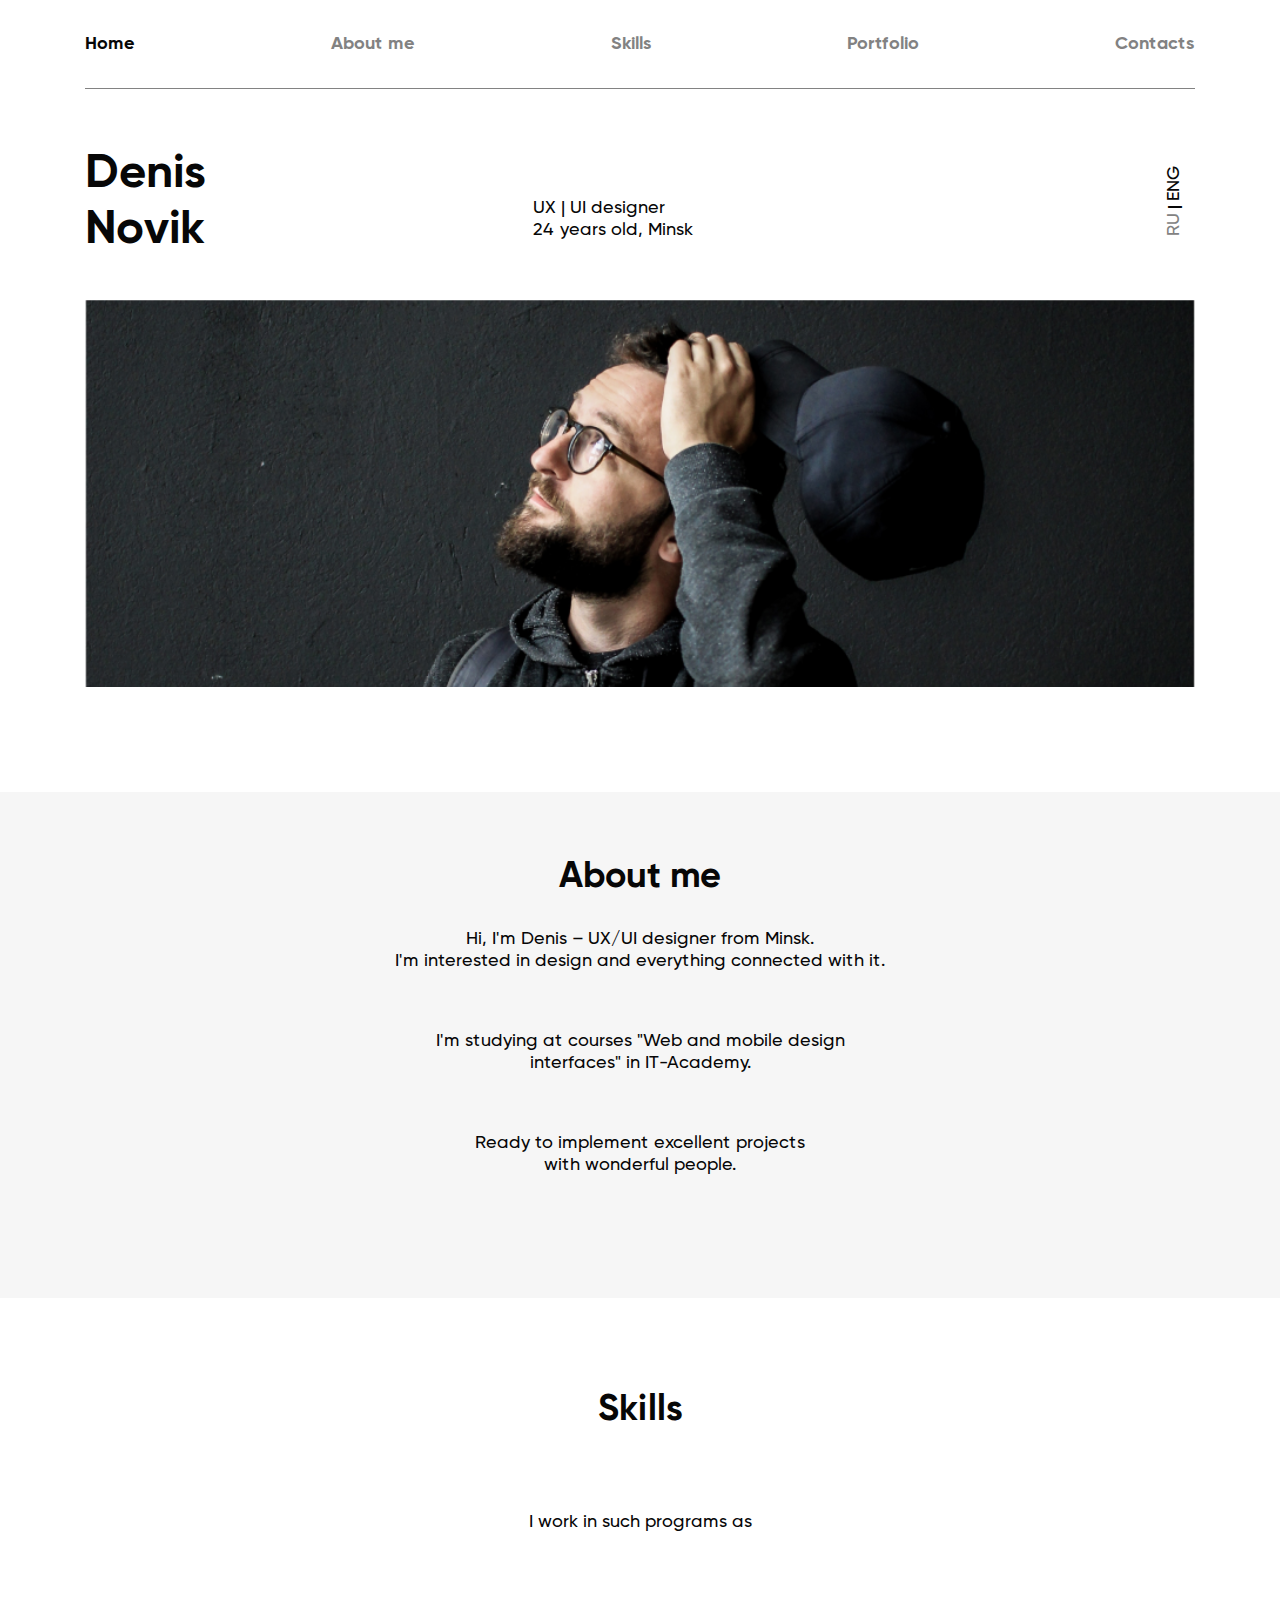
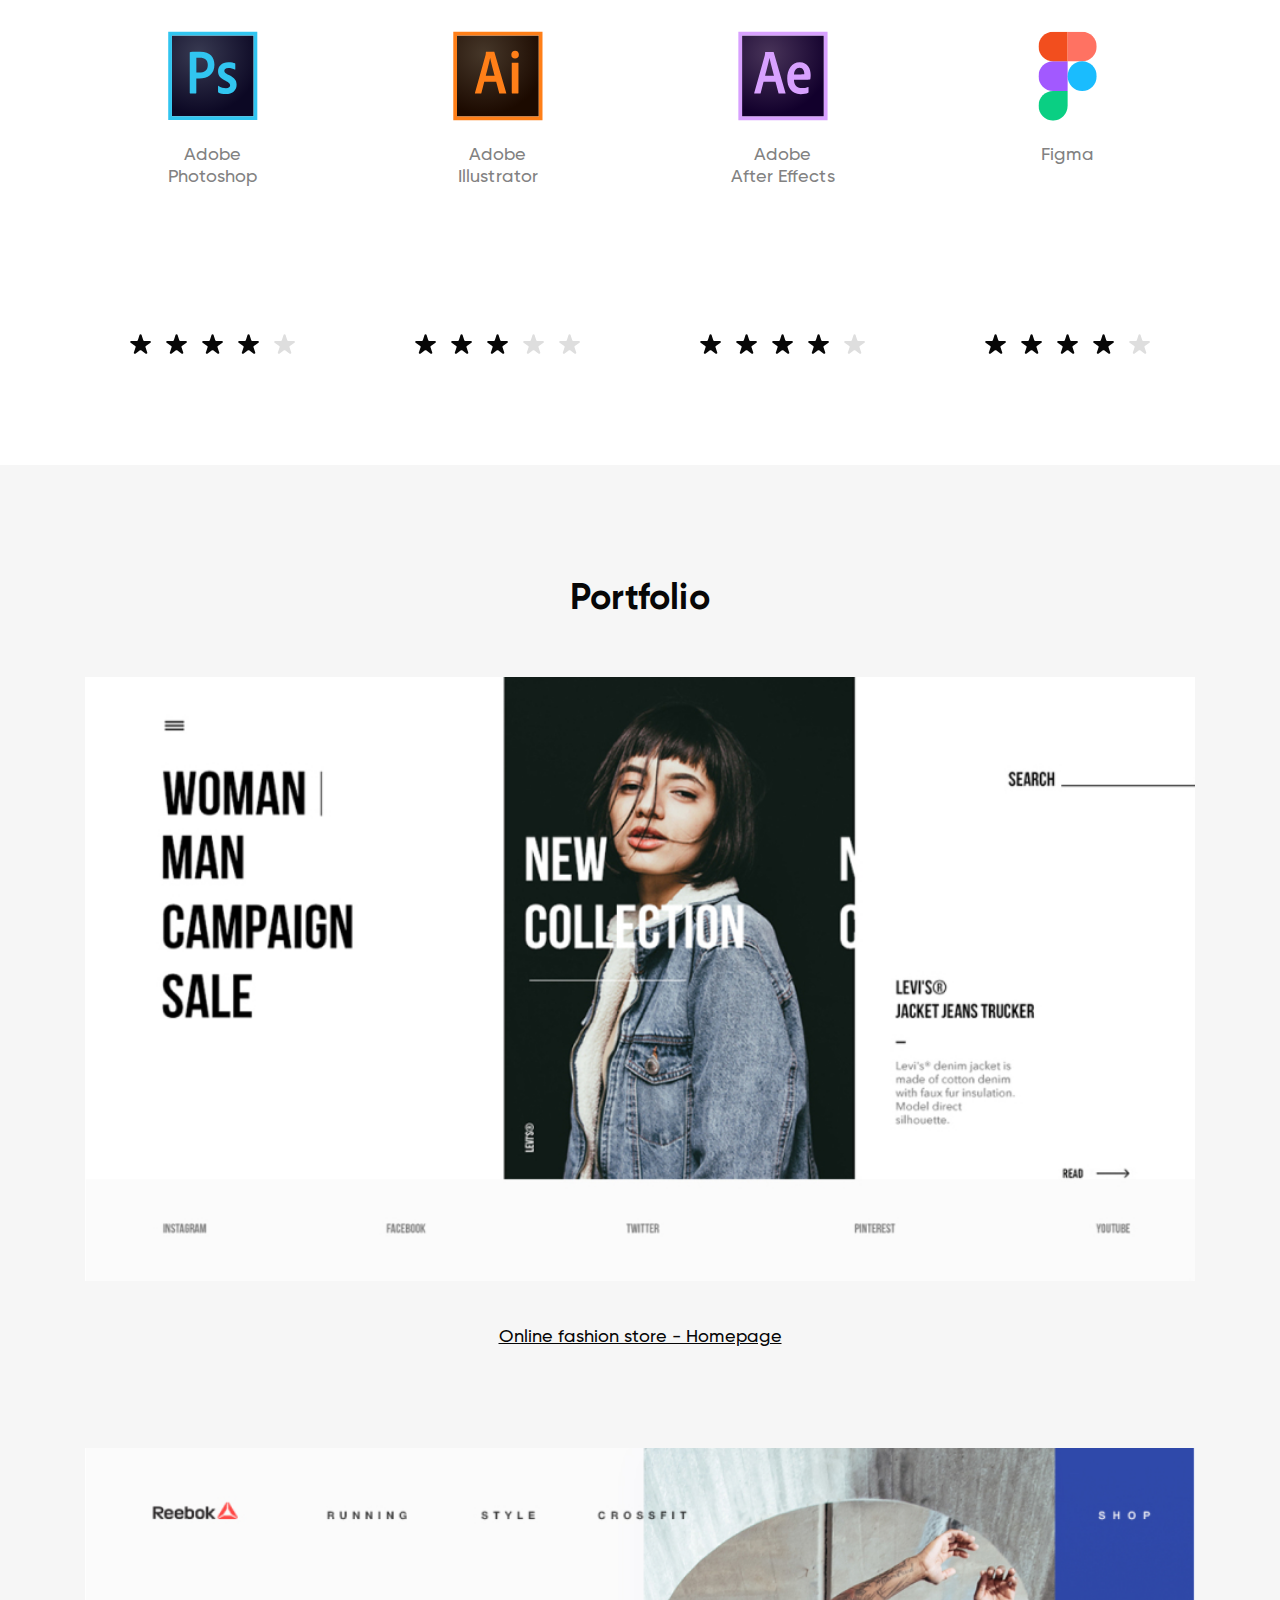
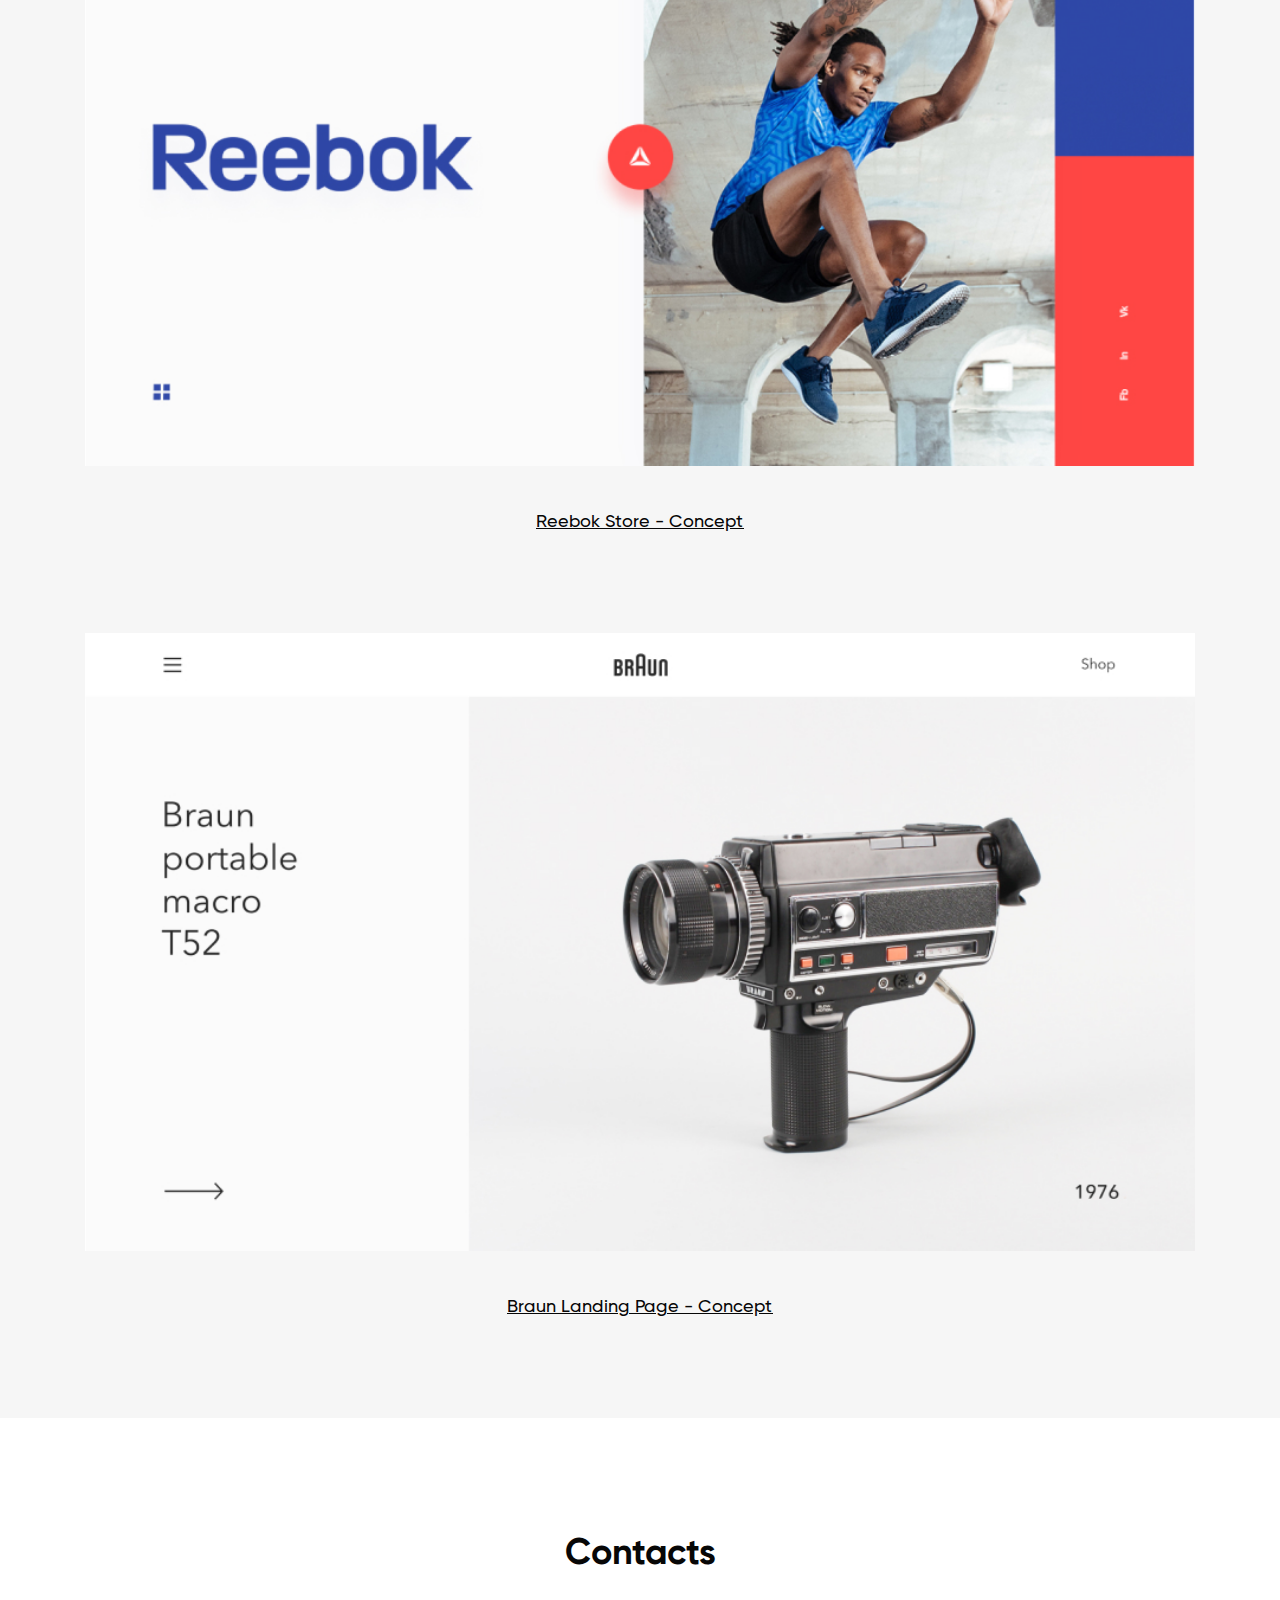
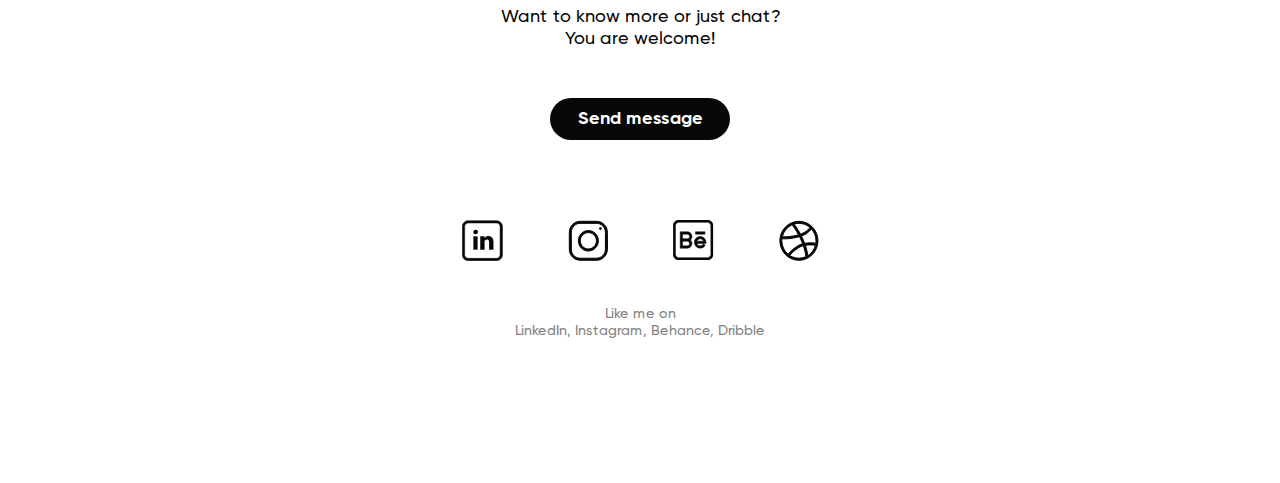
<file: designer_portfolio/index.html>
<!doctype html>
<html lang="en">
<head>
    <meta charset="UTF-8">
    <meta name="viewport"
          content="width=device-width, user-scalable=no, initial-scale=1.0, maximum-scale=1.0, minimum-scale=1.0">
    <meta http-equiv="X-UA-Compatible" content="ie=edge">
    <title>Denis Novik</title>
    <link rel="stylesheet" href="css/main.css">
    <link rel="stylesheet" href="css/bootstrap.min.css">
    <!-- Yandex.Metrika counter -->
    <script type="text/javascript" >
        (function(m,e,t,r,i,k,a){m[i]=m[i]||function(){(m[i].a=m[i].a||[]).push(arguments)};
            m[i].l=1*new Date();k=e.createElement(t),a=e.getElementsByTagName(t)[0],k.async=1,k.src=r,a.parentNode.insertBefore(k,a)})
        (window, document, "script", "https://mc.yandex.ru/metrika/tag.js", "ym");

        ym(66366394, "init", {
            clickmap:true,
            trackLinks:true,
            accurateTrackBounce:true,
            webvisor:true
        });
    </script>
    <noscript><div><img src="https://mc.yandex.ru/watch/66366394" style="position:absolute; left:-9999px;" alt="" /></div></noscript>
    <!-- /Yandex.Metrika counter -->
</head>
<body>

<header class="header">
    <div class="container">
        <div class="row">
            <div class="col-md-12">
                <input type="checkbox" id="menu-mobile-toggle-btn">
                <label for="menu-mobile-toggle-btn" class="show-menu-mobile-btn">
                    <img src="img/menu-btn.svg" alt="menu" class="open-menu-btn">
                </label>
                <nav class="menu-nav">
                    <ul class="menu">
                        <li class="menu-item">
                            <a class="active" href="#home">
                                Home
                            </a>
                        </li>
                        <li class="menu-item">
                            <a href="#about-me">
                                About me
                            </a>
                        </li>
                        <li class="menu-item">
                            <a href="#skills">
                                Skills
                            </a>
                        </li>
                        <li class="menu-item">
                            <a href="#portfolio">
                                Portfolio
                            </a>
                        </li>
                        <li class="menu-item">
                            <a href="#contacts">
                                Contacts
                            </a>
                        </li>
                        <label for="menu-mobile-toggle-btn" class="hide-menu-mobile-btn">
                            <img src="img/close-menu-btn.svg" alt="close" class="close-menu-btn">
                        </label>
                        <div class="mobile-language-toggle-container">
                            <p class="mobile-language-toggle">
                                <span class="ru-toggle">RU</span> | <span class="eng-toggle">ENG</span>
                            </p>
                        </div>
                    </ul>
                </nav>
            </div>
        </div>
        <div class="row header-title" id="home">
            <div class="col-md-2">
                <h1 class="header-title__author-name">
                    Denis
                    Novik
                </h1>
            </div>
            <div class="col-md-3">
                <p class="header-title__author-description">
                    UX | UI designer <br>
                    24 years old, Minsk
                </p>
            </div>
            <div class="col-md-2 pr-md-0">
                <div class="header-title__language-toggle-container">
                    <p class="header-title__language-toggle">
                        <span class="ru-toggle">RU</span> | <span class="eng-toggle">ENG</span>
                    </p>
                </div>
            </div>
        </div>
        <div class="row">
            <div class="col-12">
                <div class="author-photo">

                </div>
            </div>
        </div>
    </div>
</header>

<section class="about-me" id="about-me">
    <div class="container">
        <div class="row">
            <div class="col-12 text-center justify-content-center">
                <div class="about-me-text">
                    <h2 class="about-me-text__title">
                        About me
                    </h2>
                    <p class="about-me-text__text">
                        Hi, I'm Denis – UX/UI designer from Minsk. <br>
                        I'm interested in design and everything connected with it.
                    </p>
                    <p class="about-me-text__text">
                        I'm studying at courses "Web and mobile design <br>
                        interfaces" in IT-Academy.
                    </p>
                    <p class="about-me-text__text">
                        Ready to implement excellent projects <br>
                        with wonderful people.
                    </p>
                </div>
            </div>
        </div>
    </div>
</section>

<section class="skills">
    <div class="container">
        <div class="row">
            <div class="col-12 text-center justify-content-center">
                <h2 class="skills-title__title">
                    Skills
                </h2>
                <p class="skills-title__text">
                    I work in such programs as
                </p>
            </div>
        </div>
        <div class="row justify-content-between">
            <div class="col-md-3">
                <div class="skill-card mt-0">
                    <img src="img/adobe-Photoshop-icon.svg" alt="adobe Photoshop" class="skill-card__img">
                    <p class="skill-card__name">
                        Adobe <br>
                        Photoshop
                    </p>
                    <div class="skill-card__rating">
                        <img src="img/Star.svg" alt="star">
                        <img src="img/Star.svg" alt="star">
                        <img src="img/Star.svg" alt="star">
                        <img src="img/Star.svg" alt="star">
                        <img src="img/Star.svg" alt="star" class="skill-card__rating-not-active-star">
                    </div>
                </div>
            </div>
            <div class="col-md-3">
                <div class="skill-card">
                    <img src="img/adobe-illustrator-icon.svg" alt="adobe illustrator" class="skill-card__img">
                    <p class="skill-card__name">
                        Adobe <br>
                        Illustrator
                    </p>
                    <div class="skill-card__rating">
                        <img src="img/Star.svg" alt="star">
                        <img src="img/Star.svg" alt="star">
                        <img src="img/Star.svg" alt="star">
                        <img src="img/Star.svg" alt="star" class="skill-card__rating-not-active-star">
                        <img src="img/Star.svg" alt="star" class="skill-card__rating-not-active-star">
                    </div>
                </div>
            </div>
            <div class="col-md-3">
                <div class="skill-card">
                    <img src="img/adobe-after-effects-icon.svg" alt="adobe after effects" class="skill-card__img">
                    <p class="skill-card__name">
                        Adobe <br>
                        After Effects
                    </p>
                    <div class="skill-card__rating">
                        <img src="img/Star.svg" alt="star">
                        <img src="img/Star.svg" alt="star">
                        <img src="img/Star.svg" alt="star">
                        <img src="img/Star.svg" alt="star">
                        <img src="img/Star.svg" alt="star" class="skill-card__rating-not-active-star">
                    </div>
                </div>
            </div>
            <div class="col-md-3">
                <div class="skill-card">
                    <img src="img/figma-icon.svg" alt="figma" class="skill-card__img">
                    <p class="skill-card__name">
                        Figma
                    </p>
                    <div class="skill-card__rating">
                        <img src="img/Star.svg" alt="star">
                        <img src="img/Star.svg" alt="star">
                        <img src="img/Star.svg" alt="star">
                        <img src="img/Star.svg" alt="star">
                        <img src="img/Star.svg" alt="star" class="skill-card__rating-not-active-star">
                    </div>
                </div>
            </div>
        </div>
    </div>
</section>

<section class="portfolio">
    <div class="container">
        <div class="row">
            <div class="col-12">
                <h2 class="portfolio-title">
                    Portfolio
                </h2>
            </div>
        </div>
        <div class="row">
            <div class="col-12">
                <div class="portfolio-work">
                    <img src="img/portfolio-work-1.jpg" class="portfolio-work__photo" alt="portfolio photo">
                    <p class="portfolio-work__name">
                        Online fashion store - Homepage
                    </p>
                </div>
            </div>
        </div>
        <div class="row">
            <div class="col-12">
                <div class="portfolio-work">
                    <img src="img/portfolio-work-2.jpg" class="portfolio-work__photo" alt="portfolio photo">
                    <p class="portfolio-work__name">
                        Reebok Store - Concept
                    </p>
                </div>
            </div>
        </div>
        <div class="row">
            <div class="col-12">
                <div class="portfolio-work">
                    <img src="img/portfolio-work-3.jpg" class="portfolio-work__photo" alt="portfolio photo">
                    <p class="portfolio-work__name">
                        Braun Landing Page - Concept
                    </p>
                </div>
            </div>
        </div>
    </div>
</section>

<footer class="footer">
    <div class="container">
        <div class="row">
            <div class="col-12 d-flex flex-column align-items-center">
                <h2 class="contacts-title">
                    Contacts
                </h2>
                <p class="contacts-title-text">
                    Want to know more or just chat? <br>
                    You are welcome!
                </p>
                <a href="#" class="contacts-send-btn">
                    Send message
                </a>
                <div class="contacts-social-networks">
                    <img src="img/linkedin-icon.svg" alt="linkedin">
                    <img src="img/instagram-icon.svg" alt="instagram">
                    <img src="img/behance-icon.svg" alt="behance">
                    <img src="img/dribble-icon.svg" alt="dripple">
                </div>
                <p class="contacts-social-networks-description">
                    Like me on <br>
                    LinkedIn, Instagram, Behance, Dribble
                </p>
            </div>
        </div>
    </div>
</footer>

<script src="js/jquery-3.5.1.min.js"></script>
<script src="js/main.js"></script>

</body>
</html>
</file>
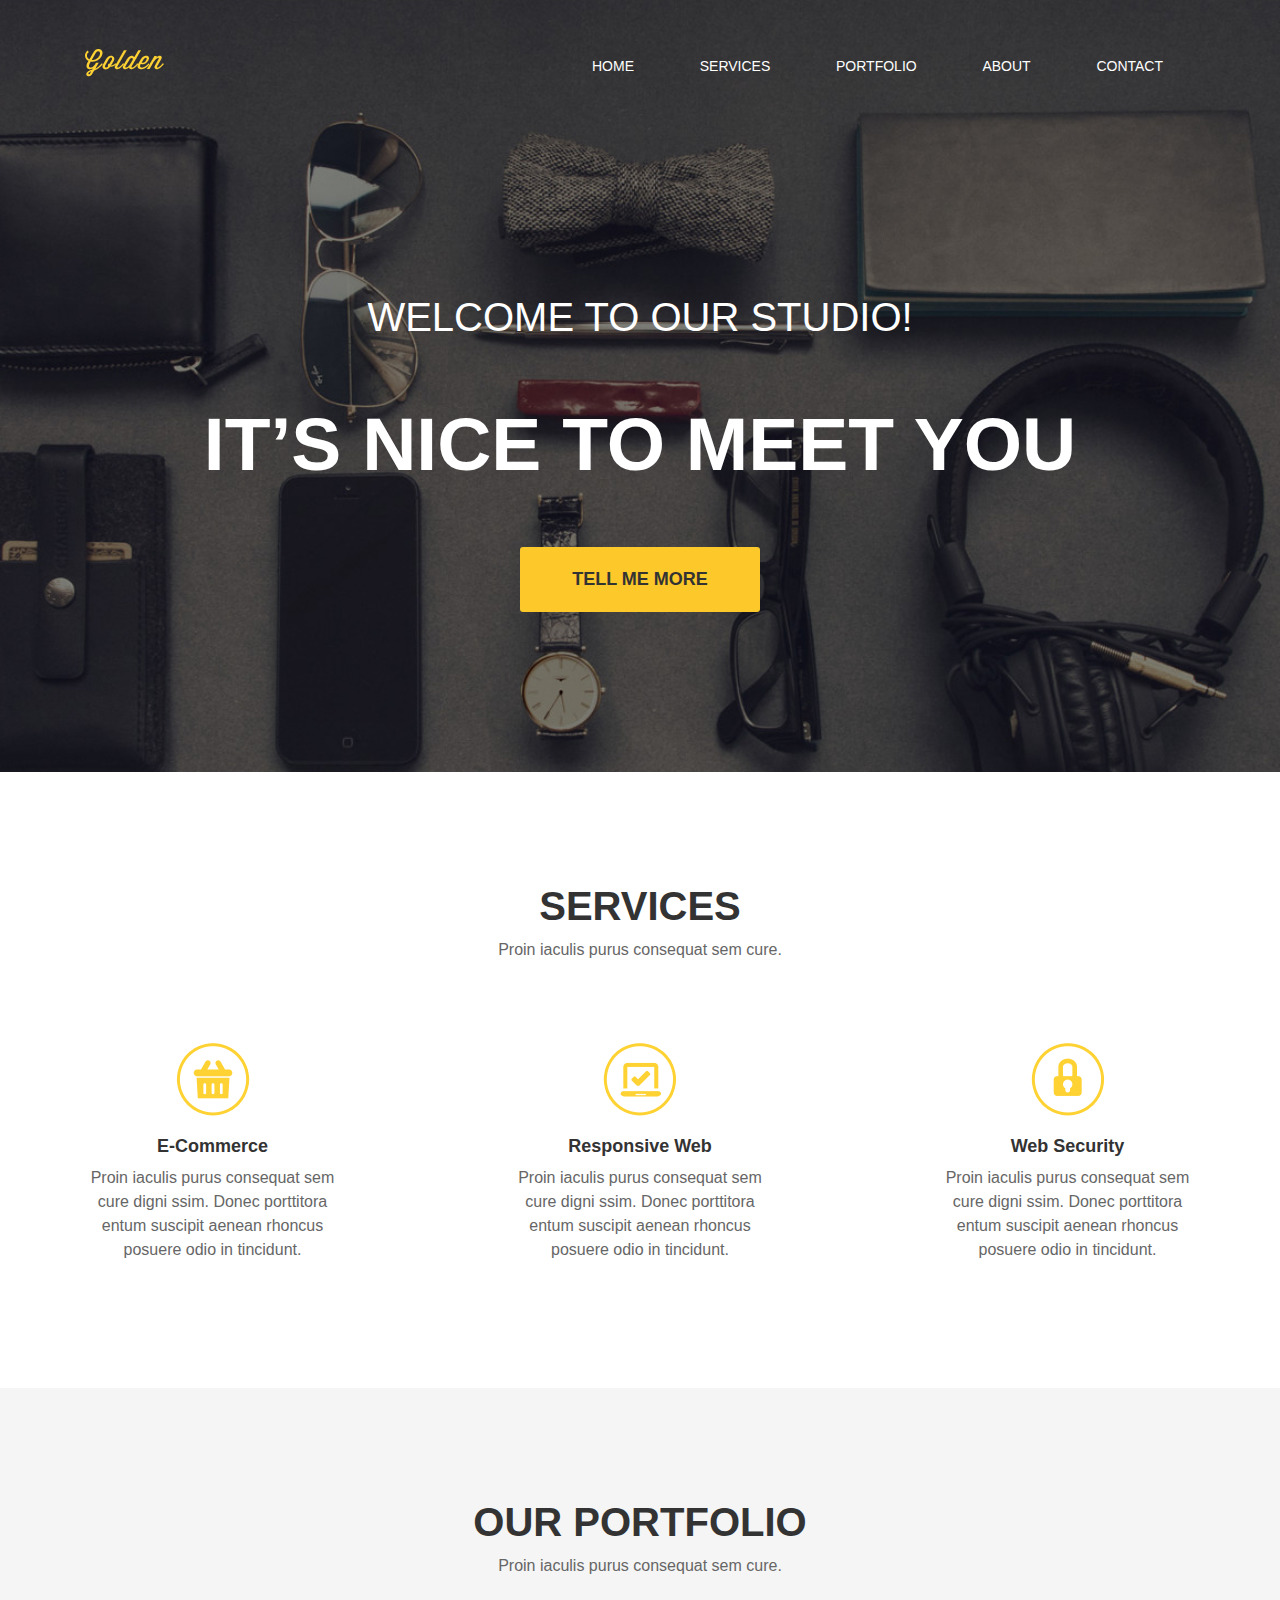
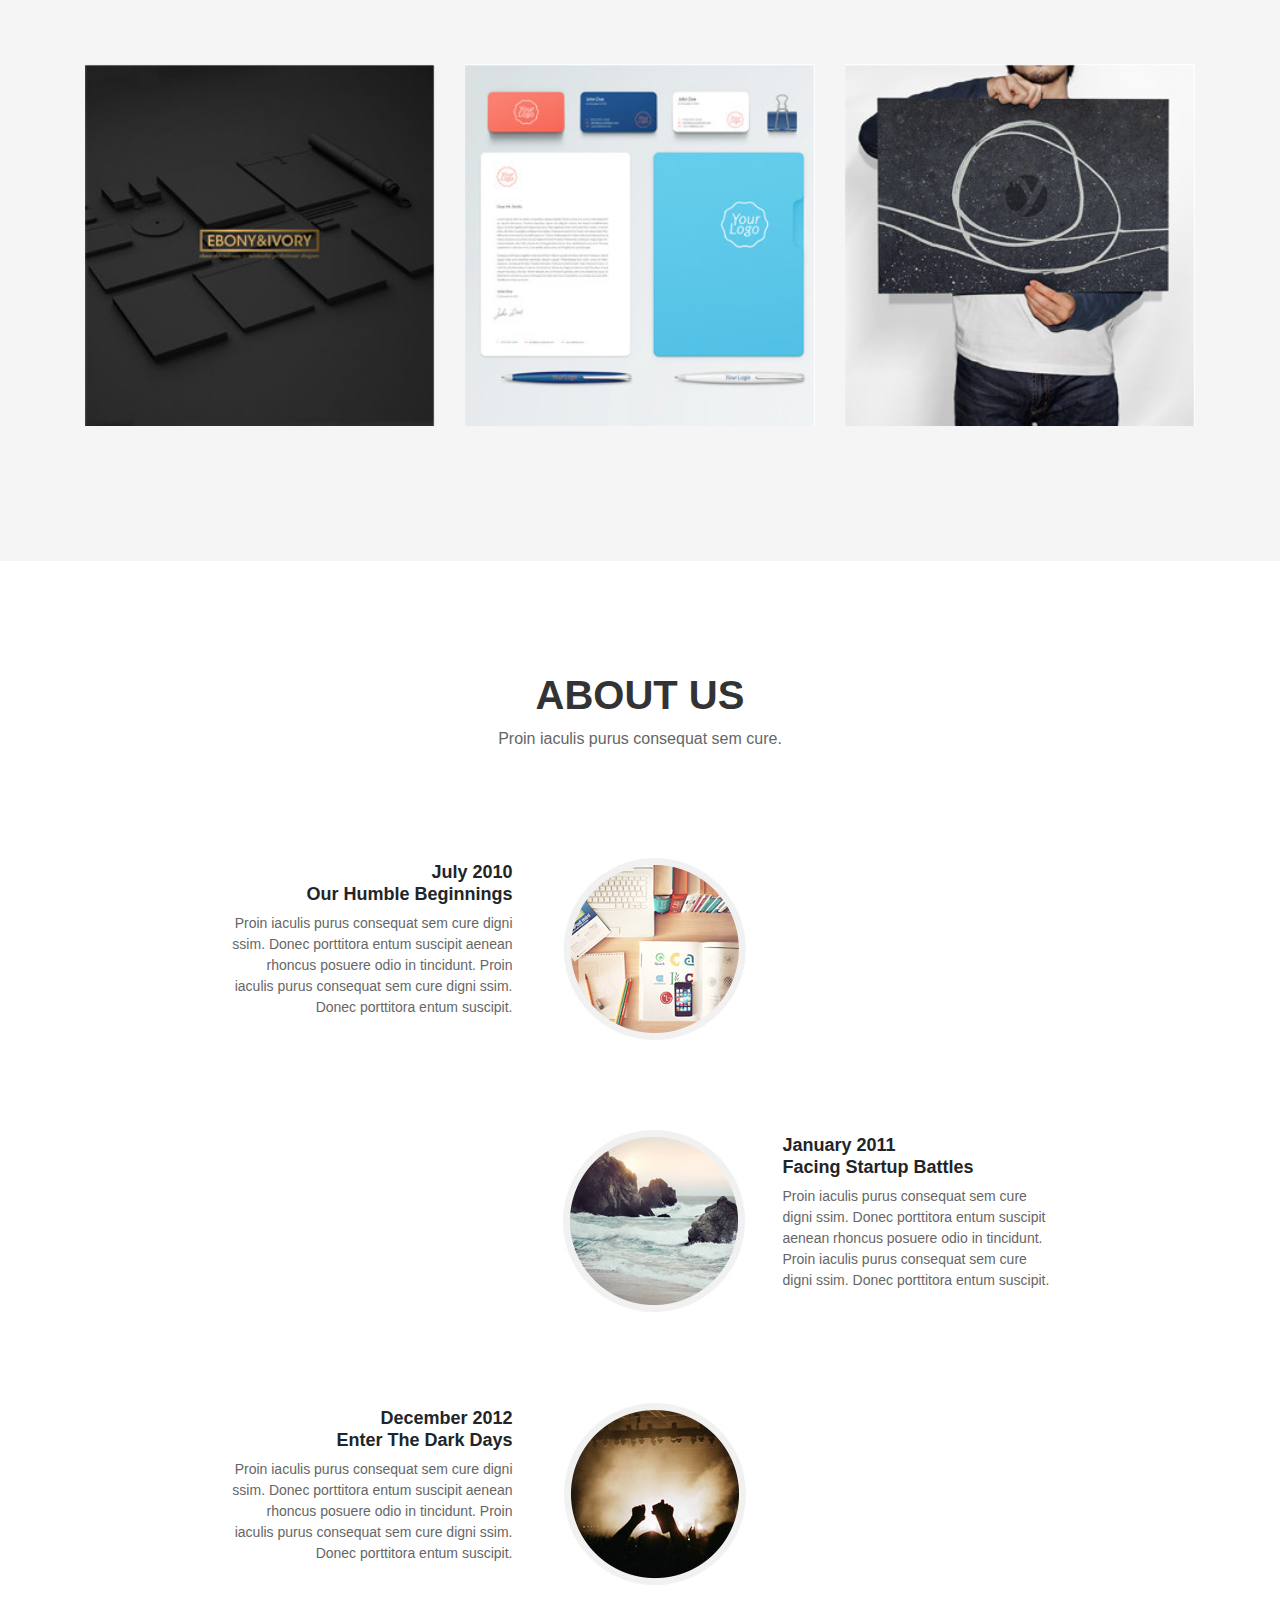
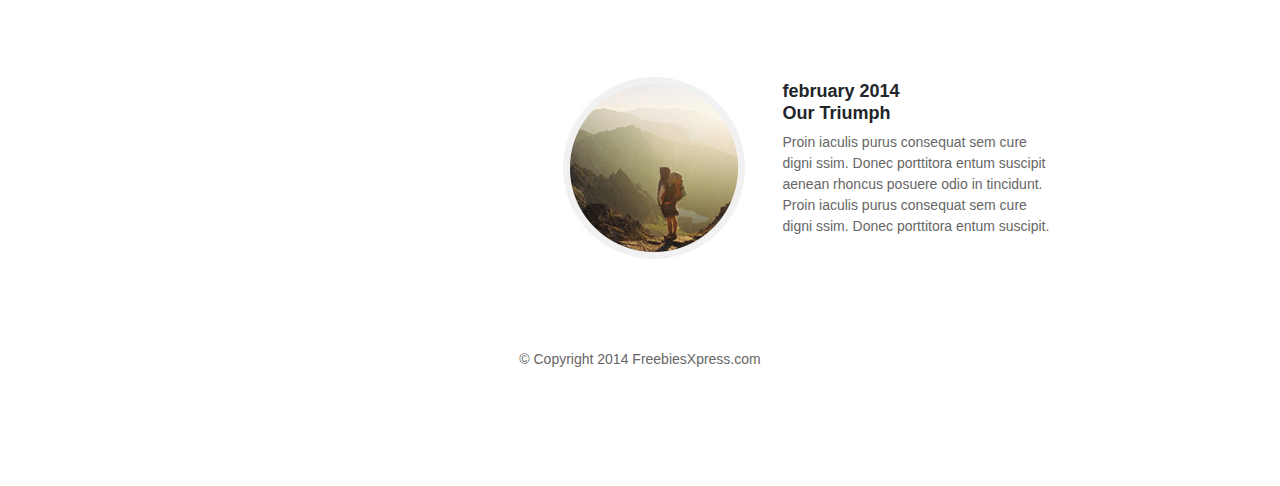
<file: golden/index.html>
<!doctype html>
<html lang="en">
<head>
    <meta charset="UTF-8">
    <meta name="viewport"
          content="width=device-width, user-scalable=no, initial-scale=1.0, maximum-scale=1.0, minimum-scale=1.0">
    <meta http-equiv="X-UA-Compatible" content="ie=edge">
    <title>Golden</title>
    <link rel="stylesheet" href="css/bootstrap.min.css">
    <link rel="stylesheet" href="css/style.css">
    <!-- Yandex.Metrika counter -->
    <script type="text/javascript" >
        (function(m,e,t,r,i,k,a){m[i]=m[i]||function(){(m[i].a=m[i].a||[]).push(arguments)};
            m[i].l=1*new Date();k=e.createElement(t),a=e.getElementsByTagName(t)[0],k.async=1,k.src=r,a.parentNode.insertBefore(k,a)})
        (window, document, "script", "https://mc.yandex.ru/metrika/tag.js", "ym");

        ym(66366394, "init", {
            clickmap:true,
            trackLinks:true,
            accurateTrackBounce:true,
            webvisor:true
        });
    </script>
    <noscript><div><img src="https://mc.yandex.ru/watch/66366394" style="position:absolute; left:-9999px;" alt="" /></div></noscript>
    <!-- /Yandex.Metrika counter -->
</head>
<body>

<header class="header">
    <div class="container">
        <div class="row align-items-end">
            <div class="col-lg-5">
                <img src="img/logo.png" alt="golden" class="logo">
            </div>
            <div class="col-lg-7">
                <ul class="navbar">
                    <li class="nav">
                        <a href="#" class="nav-link">
                            home
                        </a>
                    </li>
                    <li class="nav">
                        <a href="#" class="nav-link">
                            services
                        </a>
                    </li>
                    <li class="nav">
                        <a href="#" class="nav-link">
                            portfolio
                        </a>
                    </li>
                    <li class="nav">
                        <a href="#" class="nav-link">
                            about
                        </a>
                    </li>
                    <li class="nav">
                        <a href="#" class="nav-link">
                            contact
                        </a>
                    </li>
                </ul>
            </div>
        </div>
        <div class="row">
            <div class="col">
                <div class="offer">
                    <h2 class="header-title__welcome">
                        Welcome To Our Studio!
                    </h2>
                    <h1 class="header-title__main">
                        It’s nice to Meet you
                    </h1>
                    <button class="header-btn">
                        Tell Me More
                    </button>
                </div>
            </div>
        </div>
    </div>
</header>

<section class="services">
    <div class="container">
        <div class="row">
            <div class="col">
                <h2 class="section-title__label">
                    Services
                </h2>
                <p class="section-title__text">
                    Proin iaculis purus consequat sem cure.
                </p>
            </div>
        </div>
        <div class="row">
            <ul class="services-cards">
                <li class="col-md-3 services-cards-item">
                    <img src="img/icon1.png" alt="service card" class="services-item-image">
                    <h3 class="services-cards-item__title">
                        E-Commerce
                    </h3>
                    <p class="services-cards-item__text">
                        Proin iaculis purus consequat sem cure
                        digni ssim. Donec porttitora entum suscipit
                        aenean rhoncus posuere odio in tincidunt.
                    </p>
                </li>
                <li class="col-md-3 services-cards-item">
                    <img src="img/icon2.png" alt="service card" class="services-item-image">
                    <h3 class="services-cards-item__title">
                        Responsive Web
                    </h3>
                    <p class="services-cards-item__text">
                        Proin iaculis purus consequat sem cure
                        digni ssim. Donec porttitora entum suscipit
                        aenean rhoncus posuere odio in tincidunt.
                    </p>
                </li>
                <li class="col-md-3 services-cards-item">
                    <img src="img/icon3.png" alt="service card" class="services-item-image">
                    <h3 class="services-cards-item__title">
                        Web Security
                    </h3>
                    <p class="services-cards-item__text">
                        Proin iaculis purus consequat sem cure
                        digni ssim. Donec porttitora entum suscipit
                        aenean rhoncus posuere odio in tincidunt.
                    </p>
                </li>
            </ul>
        </div>
    </div>
</section>

<section class="portfolio">
    <div class="container">
        <div class="row">
            <div class="col">
                <h2 class="section-title__label">
                    Our portfolio
                </h2>
                <p class="section-title__text">
                    Proin iaculis purus consequat sem cure.
                </p>
            </div>
        </div>
        <div class="row d-flex justify-content-between">
            <div class="col-md-4">
                <img src="img/img1.jpg" alt="portfolio photo" class="portfolio-img">
            </div>
            <div class="col-md-4">
                <img src="img/img2.jpg" alt="portfolio photo" class="portfolio-img">
            </div>
            <div class="col-md-4">
                <img src="img/img3.jpg" alt="portfolio photo" class="portfolio-img">
            </div>
        </div>
    </div>

</section>

<section class="about-us">
    <div class="container">
        <div class="row">
            <div class="col">
                <h2 class="section-title__label">
                    About us
                </h2>
                <p class="section-title__text">
                    Proin iaculis purus consequat sem cure.
                </p>
            </div>
        </div>

        <div class="row about-card">
            <div class="offset-lg-1 col-lg-4 d-flex align-items-center">
                <div class="left-about-card-text">
                    <h3 class="about-us-text__title">
                        July 2010 <br>
                        Our Humble Beginnings
                    </h3>
                    <p class="about-us-text__text">
                        Proin iaculis purus consequat sem cure
                        digni ssim. Donec porttitora entum suscipit
                        aenean rhoncus posuere odio in tincidunt. Proin
                        iaculis purus consequat sem cure digni
                        ssim. Donec porttitora entum suscipit.
                    </p>
                </div>
            </div>
            <div class="col-lg-2">
                <img src="img/about1.jpg" alt="" class="about-us-image">
            </div>
        </div>

        <div class="row about-card">
            <div class="offset-lg-5 col-lg-2">
                <img src="img/about2.jpg" alt="" class="about-us-image">
            </div>
            <div class="col-lg-4 d-flex align-items-center">
                <div class="right-about-card-text">
                    <h3 class="about-us-text__title">
                        January 2011 <br>
                        Facing Startup Battles
                    </h3>
                    <p class="about-us-text__text">
                        Proin iaculis purus consequat sem cure
                        digni ssim. Donec porttitora entum suscipit
                        aenean rhoncus posuere odio in tincidunt. Proin
                        iaculis purus consequat sem cure digni
                        ssim. Donec porttitora entum suscipit.
                    </p>
                </div>
            </div>
        </div>

        <div class="row about-card">
            <div class="offset-lg-1 col-lg-4 d-flex align-items-center">
                <div class="left-about-card-text">
                    <h3 class="about-us-text__title">
                        December 2012 <br>
                        Enter The Dark Days
                    </h3>
                    <p class="about-us-text__text">
                        Proin iaculis purus consequat sem cure
                        digni ssim. Donec porttitora entum suscipit
                        aenean rhoncus posuere odio in tincidunt. Proin
                        iaculis purus consequat sem cure digni
                        ssim. Donec porttitora entum suscipit.
                    </p>
                </div>
            </div>
            <div class="col-lg-2">
                <img src="img/about3.jpg" alt="" class="about-us-image">
            </div>
        </div>

        <div class="row about-card">
            <div class="offset-lg-5 col-lg-2">
                <img src="img/about4.jpg" alt="" class="about-us-image">
            </div>
            <div class="col-lg-4 d-flex align-items-center">
                <div class="right-about-card-text">
                    <h3 class="about-us-text__title">
                        february 2014 <br>
                        Our Triumph
                    </h3>
                    <p class="about-us-text__text">
                        Proin iaculis purus consequat sem cure
                        digni ssim. Donec porttitora entum suscipit
                        aenean rhoncus posuere odio in tincidunt. Proin
                        iaculis purus consequat sem cure digni
                        ssim. Donec porttitora entum suscipit.
                    </p>
                </div>
            </div>
        </div>
        <div class="row">
            <div class="col">
                <div class="copyright">
                    <p class="copyright-text">
                        © Copyright 2014 FreebiesXpress.com
                    </p>
                </div>
            </div>

        </div>
    </div>
</section>

</body>
</html>
</file>
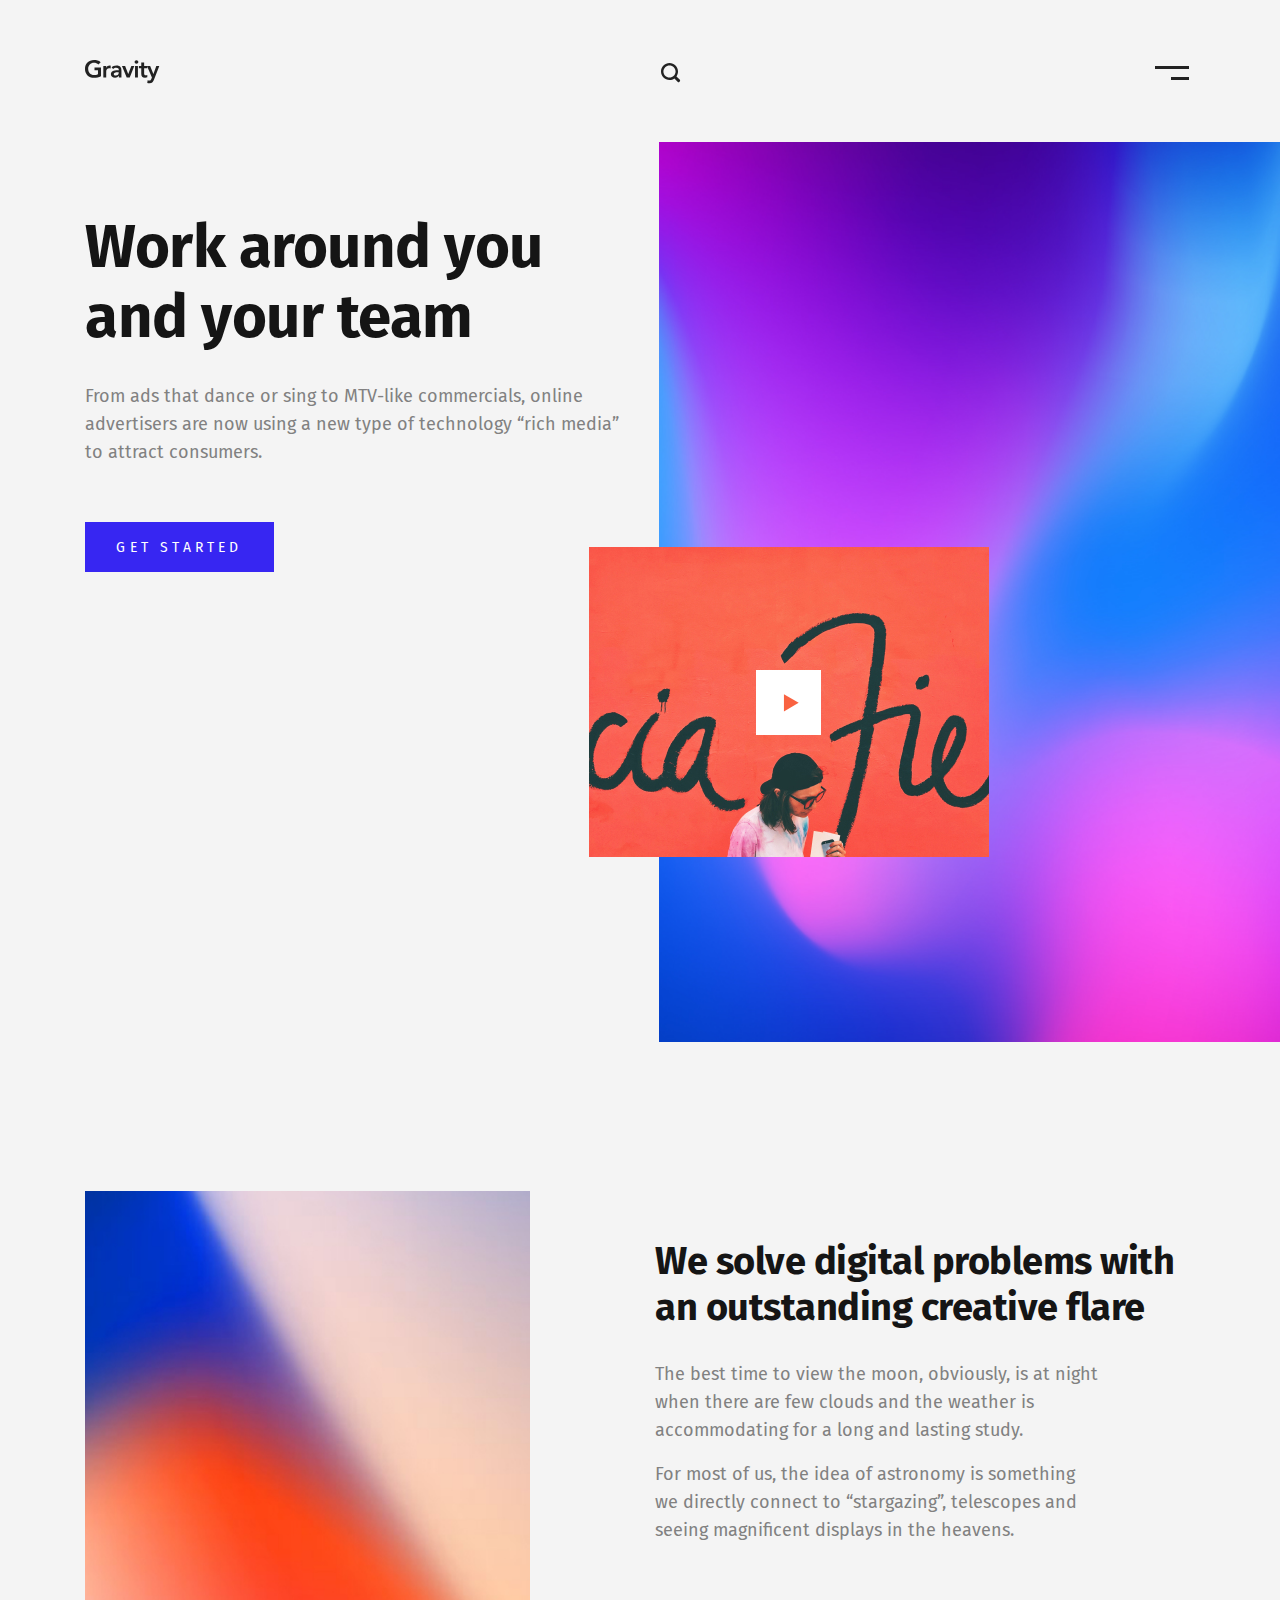
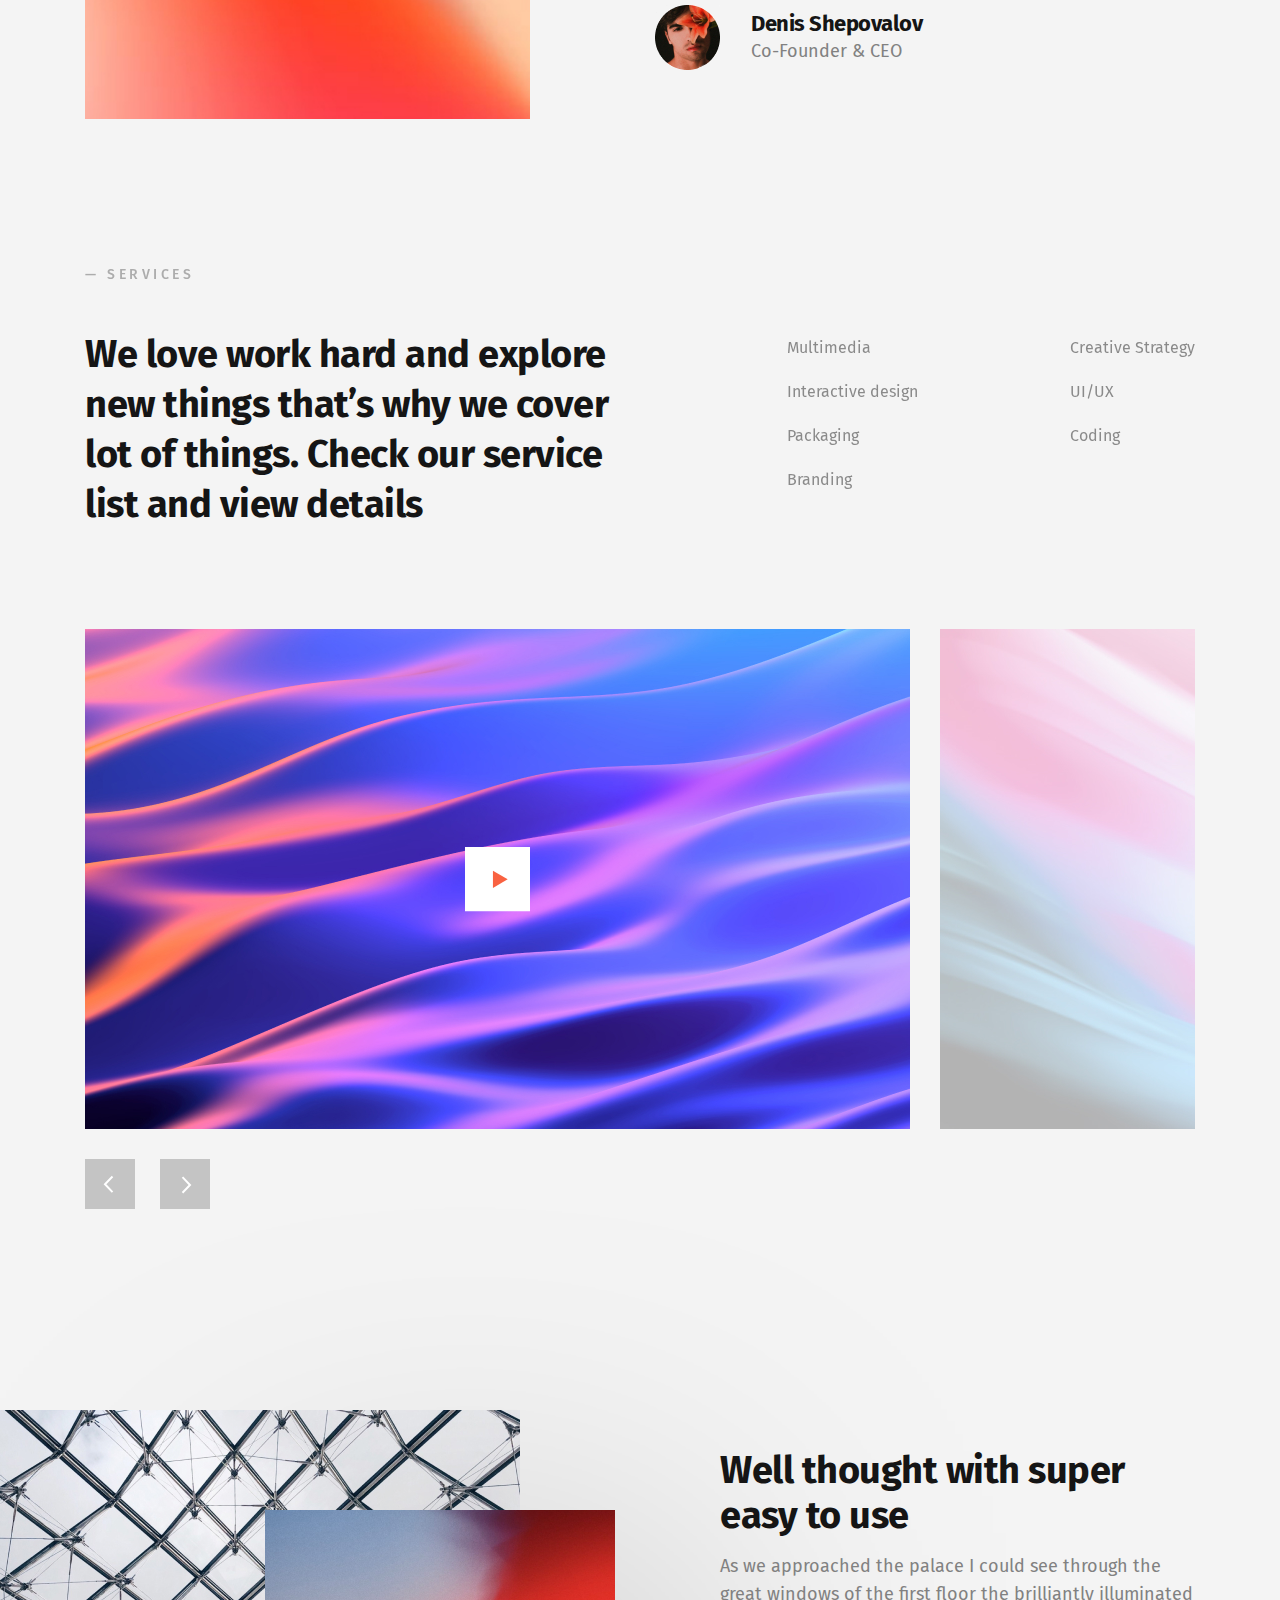
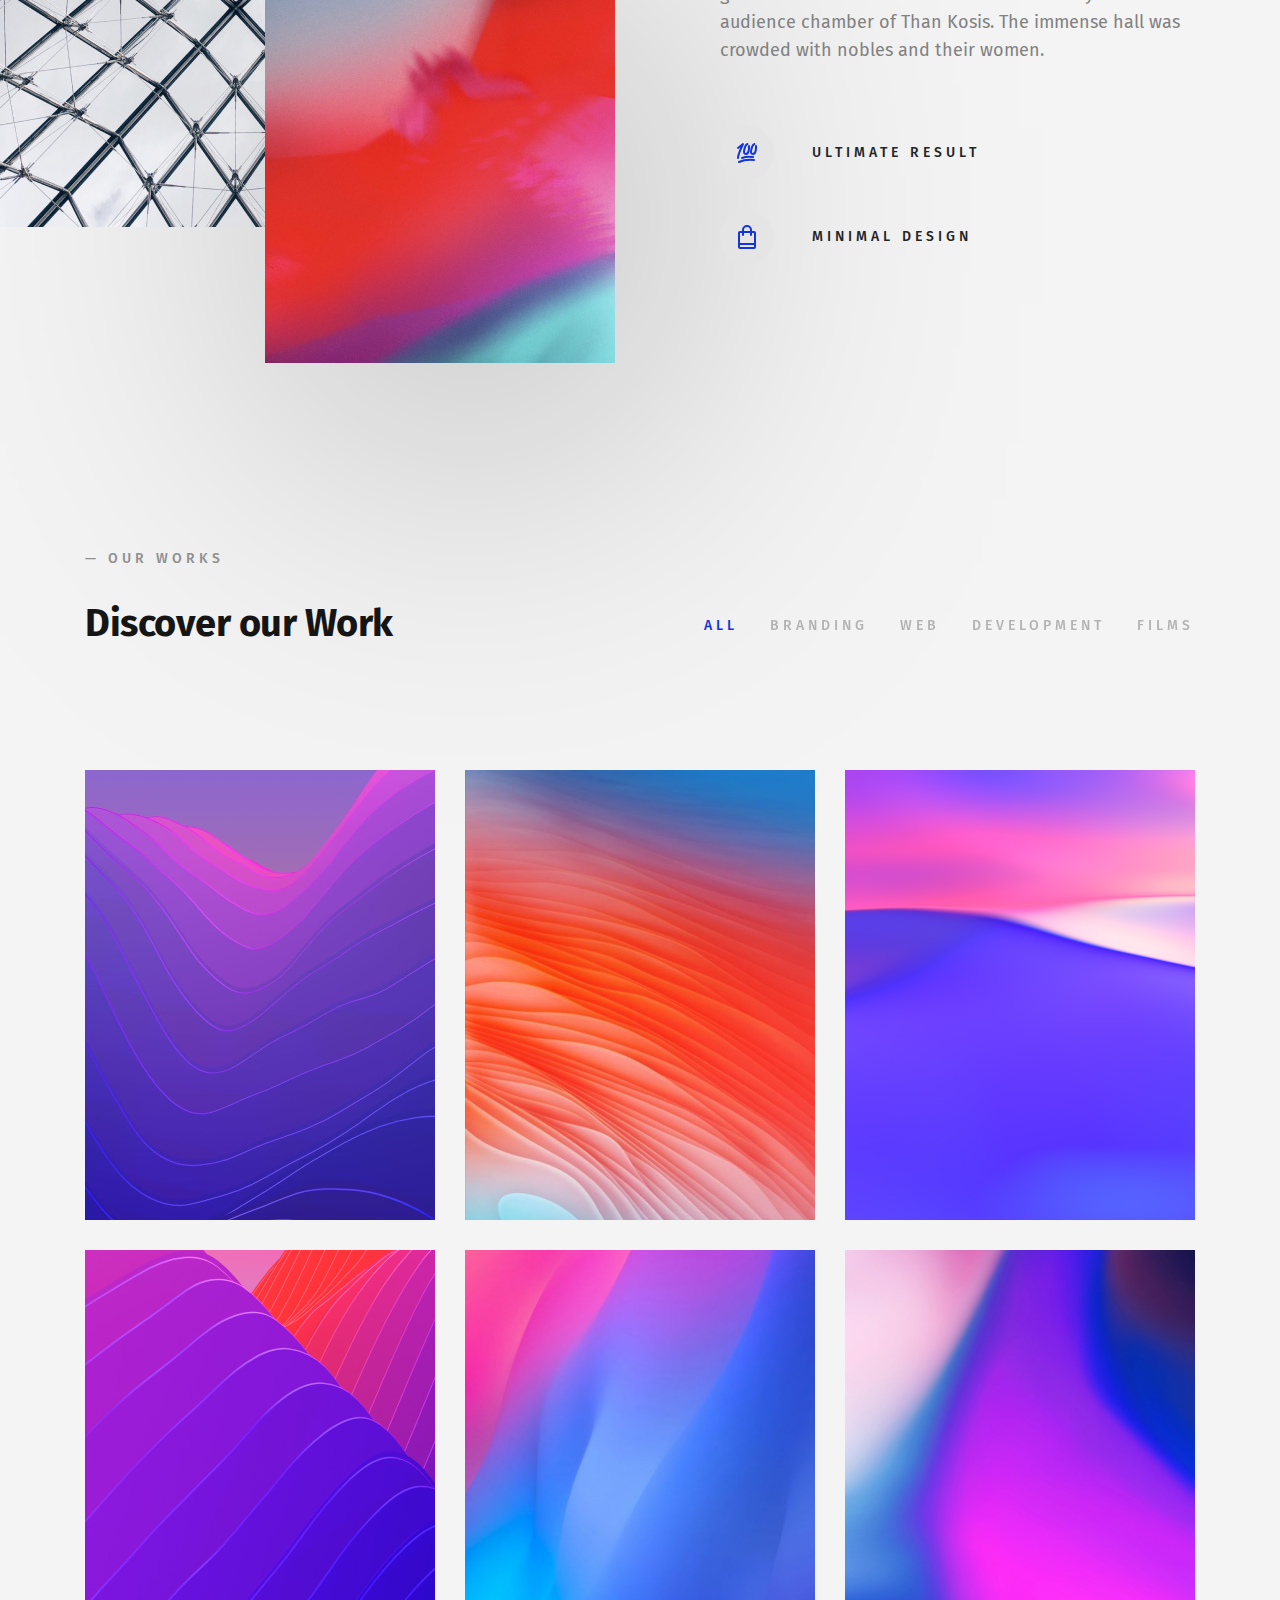
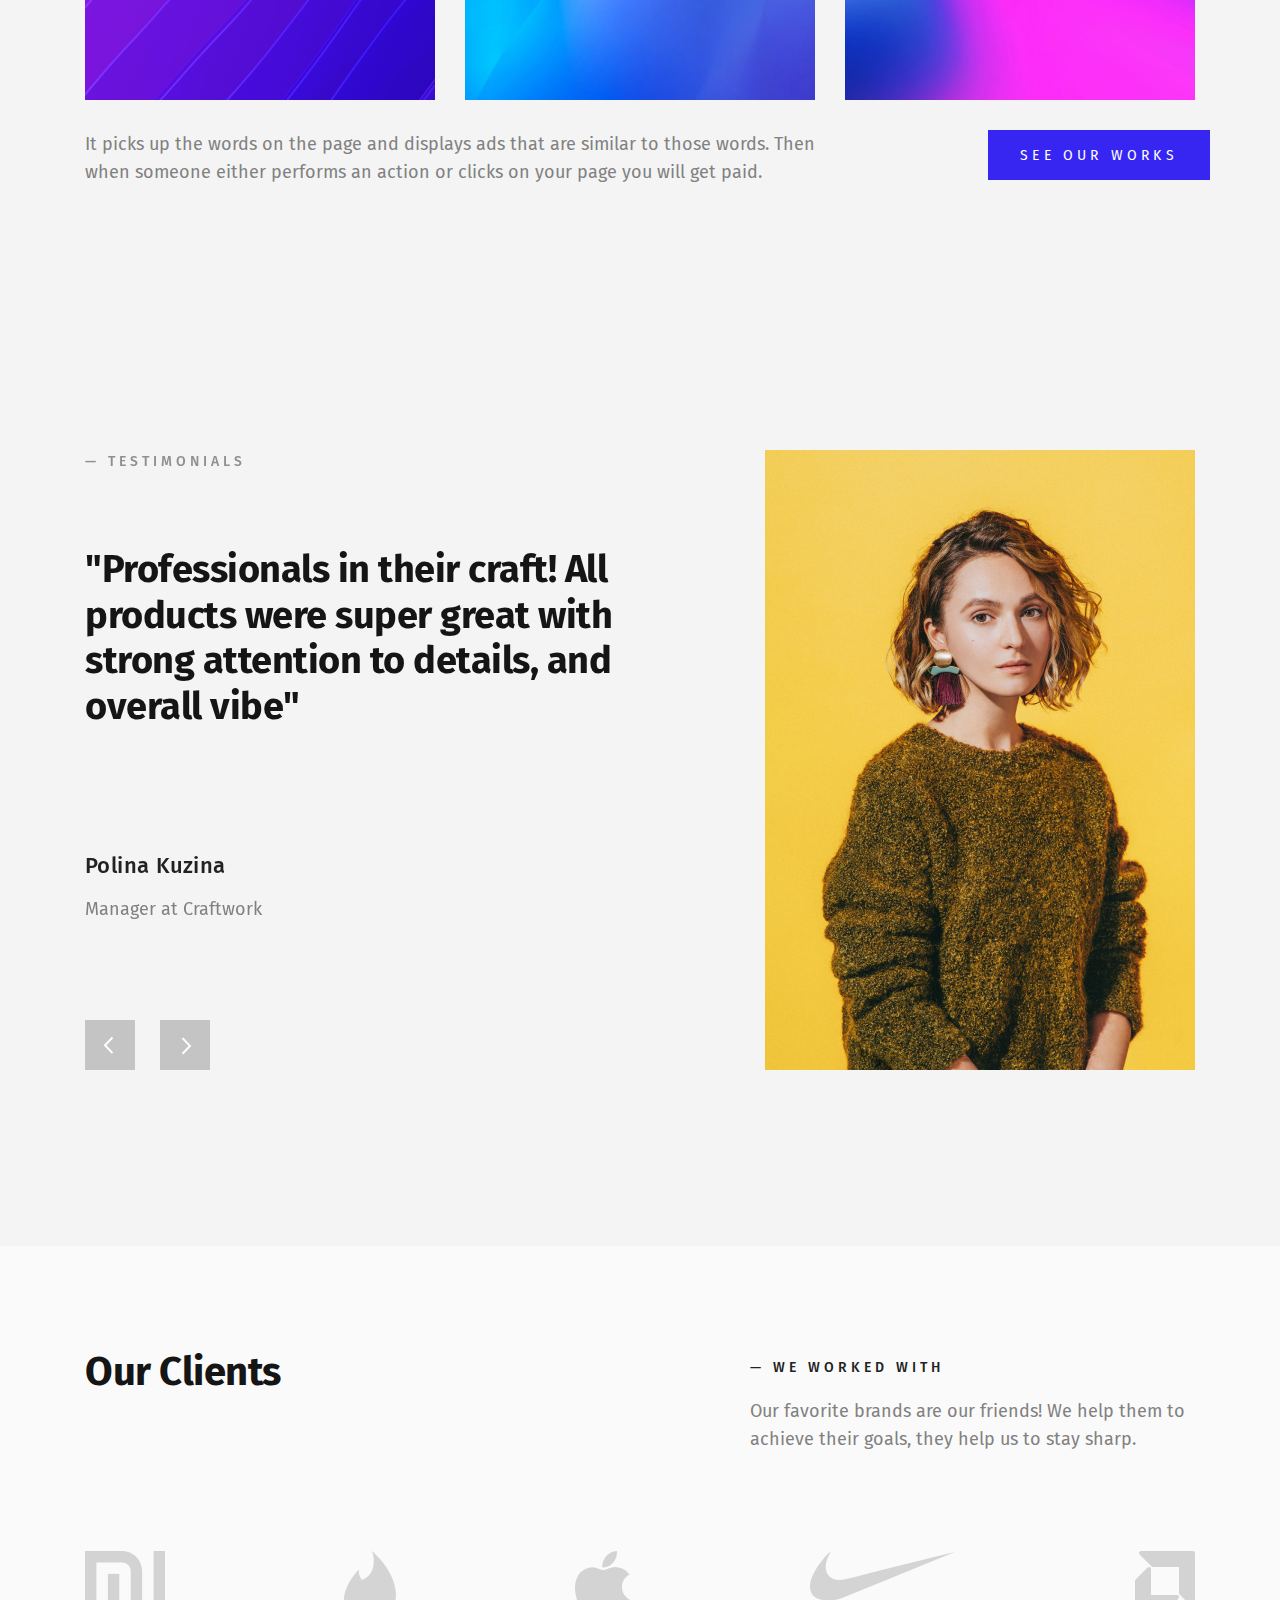
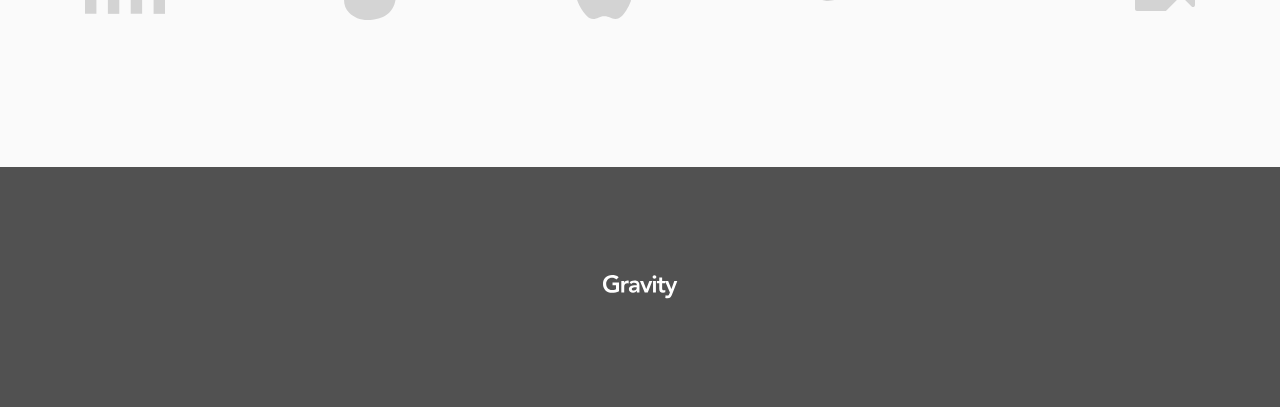
<file: gravity/index.html>
<!doctype html>
<html lang="en">
<head>
    <meta charset="UTF-8">
    <title>Gravity</title>
    <meta name="viewport"
          content="width=device-width, user-scalable=no, initial-scale=1.0, maximum-scale=1.0, minimum-scale=1.0">
    <meta http-equiv="X-UA-Compatible" content="ie=edge">
    <link href="https://fonts.googleapis.com/css2?family=Fira+Sans:wght@400;500;700&display=swap" rel="stylesheet">
    <link rel="stylesheet" href="css/bootstrap.min.css">
    <link rel="stylesheet" href="css/owl.carousel.min.css">
    <link rel="stylesheet" href="css/owl.theme.default.min.css">
    <link rel="stylesheet" href="css/main.css">
    <!-- Yandex.Metrika counter -->
    <script type="text/javascript" >
        (function(m,e,t,r,i,k,a){m[i]=m[i]||function(){(m[i].a=m[i].a||[]).push(arguments)};
            m[i].l=1*new Date();k=e.createElement(t),a=e.getElementsByTagName(t)[0],k.async=1,k.src=r,a.parentNode.insertBefore(k,a)})
        (window, document, "script", "https://mc.yandex.ru/metrika/tag.js", "ym");

        ym(66366394, "init", {
            clickmap:true,
            trackLinks:true,
            accurateTrackBounce:true,
            webvisor:true
        });
    </script>
    <noscript><div><img src="https://mc.yandex.ru/watch/66366394" style="position:absolute; left:-9999px;" alt="" /></div></noscript>
    <!-- /Yandex.Metrika counter -->
</head>
<body>

<header class="header">
    <div class="nav">
        <div class="container">
            <div class="row">
                <div class="col-2">
                    <img src="img/logo.svg" alt="logo" class="logo">
                </div>
                <div class="offset-4 col-4">
                    <button>
                        <img src="img/search.svg" alt="search">
                    </button>
                </div>
                <div class="col-2">
                    <button class="ml-auto">
                        <img src="img/menu.svg" alt="menu" class="menu-btn">
                    </button>
                </div>
            </div>
        </div>
    </div>
    <div class="offer">
        <div class="container">
            <div class="row">
                <div class="col-md-6">
                    <div class="offer-cont">
                        <h1 class="offer-cont__title">
                            Work around you and your team
                        </h1>
                        <p class="offer-cont__text">
                            From ads that dance or sing to MTV-like commercials, online advertisers are now using a new type of technology “rich media” to attract consumers.
                        </p>
                        <button class="btn">
                            Get started
                        </button>
                    </div>
                </div>
                <div class="col-md-6 be-static">
                    <div class="hero">
                        <a href="#" class="video-btn"></a>
                    </div>
                </div>
            </div>
        </div>
    </div>
</header>

<section class="about">
    <div class="container">
        <div class="row">
            <div class="col-md-5">
                <img src="img/img2.jpg" alt="about poster" class="about-image img-fluid">
            </div>
            <div class="offset-1 col-md-6 d-flex align-items-center">
                <div class="about-cont">
                    <h2 class="about-cont__title">
                        We solve digital problems with an outstanding creative flare
                    </h2>
                    <p class="about-cont__text">
                        The best time to view the moon, obviously, is at night when there are few clouds and the weather is accommodating for a long and lasting study.
                    </p>
                    <p class="about-cont__text">
                        For most of us, the idea of astronomy is something we directly connect to “stargazing”, telescopes and seeing magnificent displays in the heavens.
                    </p>
                    <div class="author">
                        <img src="img/author.png" alt="author image">
                        <div class="about-author">
                            <h1 class="author-name">
                                Denis Shepovalov
                            </h1>
                            <p class="author-work">
                                Co-Founder & CEO
                            </p>
                        </div>
                    </div>
                </div>
            </div>
        </div>
    </div>
</section>

<section class="services">
    <div class="container">
        <div class="row">
            <div class="col-md-6">
                <div class="services-title">
                    <p class="services-title__label">
                        — Services
                    </p>
                    <h2 class="services-title__header">
                        We love work hard and explore new things that’s why we cover lot of things. Check our service list and view details
                    </h2>
                </div>
            </div>
            <div class="col-md-5 ml-auto d-flex justify-content-between">
                <ul class="services-list services-list__left">
                    <li class="services-list__item">Multimedia</li>
                    <li class="services-list__item">Interactive design</li>
                    <li class="services-list__item">Packaging</li>
                    <li class="services-list__item">Branding</li>
                </ul>
                <ul class="services-list services-list__right">
                    <li class="services-list__item">Creative Strategy</li>
                    <li class="services-list__item">UI/UX</li>
                    <li class="services-list__item">Coding</li>
                </ul>
            </div>
        </div>
        <div class="row">
            <div class="col">
                <div class="owl-carousel owl-theme services-carousel">
                    <div class="item">
                        <img class="services-play" src="img/play.svg" alt="play">
                        <img src="img/img3.jpg" alt="work">
                    </div>
                    <div class="item">
                        <img class="services-play" src="img/play.svg" alt="play">
                        <img src="img/img4.jpg" alt="work">
                    </div>
                </div>
            </div>
        </div>
    </div>

</section>

<section class="features">
    <div class="container">
        <div class="row">
            <div class="col-md-6 be-static">
                <div class="feature-images">
                    <img src="img/img5.jpg" alt="features poster" class="features-image">
                </div>
            </div>
            <div class="col-12 col-lg-6">
                <div class="features-cont">
                    <h2 class="features-cont__title">
                        Well thought with super easy to use
                    </h2>
                    <p class="features-cont__text">
                        As we approached the palace I could see through the great windows of the first floor the brilliantly illuminated audience chamber of Than Kosis. The immense hall was crowded with nobles and their women.
                    </p>
                    <ul class="features-cont__main__features">
                        <li class="features-cont__main__feature">
                            <img class="features-cont__main__feature__image" src="img/icon100.svg" alt="Ultimate Result">
                            Ultimate Result
                        </li>
                        <li class="features-cont__main__feature">
                            <img class="features-cont__main__feature__image" src="img/bag.svg" alt="minimal design">
                            Minimal Design
                        </li>
                    </ul>
                </div>
            </div>
        </div>
    </div>
</section>

<section class="works">
    <div class="container">
        <div class="row">
            <div class="col-md-6">
                <div>
                    <p class="section-title__label">
                        — our works
                    </p>
                    <h2 class="section-title__heading">
                        Discover our Work
                    </h2>
                </div>
            </div>
            <div class="works-tab-container col-12 col-xl-6">
                <ul class="nav nav-pills mb-3" id="pills-tab" role="tablist">
                    <li class="nav-item" role="presentation">
                        <a class="work-nav nav-link active" id="pills-all-tab" data-toggle="pill" href="#pills-all" role="tab" aria-controls="pills-contact" aria-selected="true">all</a>
                    </li>
                    <li class="nav-item" role="presentation">
                        <a class="work-nav nav-link" id="pills-branding-tab" data-toggle="pill" href="#pills-branding" role="tab" aria-controls="pills-branding" aria-selected="false">branding</a>
                    </li>
                    <li class="nav-item" role="presentation">
                        <a class="work-nav nav-link" id="pills-web-tab" data-toggle="pill" href="#pills-web" role="tab" aria-controls="pills-web" aria-selected="false">web</a>
                    </li>
                    <li class="nav-item" role="presentation">
                        <a class="work-nav nav-link" id="pills-development-tab" data-toggle="pill" href="#pills-development" role="tab" aria-controls="pills-development" aria-selected="false">development</a>
                    </li>
                    <li class="nav-item" role="presentation">
                        <a class="work-nav nav-link" id="pills-films-tab" data-toggle="pill" href="#pills-films" role="tab" aria-controls="pills-films" aria-selected="false">films</a>
                    </li>

                </ul>
            </div>
        </div>
        <div class="row tab-content" id="pills-tabContent">
            <div class="col">
                <div class="works-wrap tab-pane fade show active" id="pills-all" role="tabpanel" aria-labelledby="pills-all-tab">
                    <a href="" class="works-wrap__item"><img src="img/img7.jpg" alt="work"></a>
                    <a href="" class="works-wrap__item"><img src="img/img8.jpg" alt="work"></a>
                    <a href="" class="works-wrap__item"><img src="img/img9.jpg" alt="work"></a>
                    <a href="" class="works-wrap__item"><img src="img/img10.jpg" alt="work"></a>
                    <a href="" class="works-wrap__item"><img src="img/img11.jpg" alt="work"></a>
                    <a href="" class="works-wrap__item"><img src="img/img12.jpg" alt="work"></a>
                </div>
                <div class="works-wrap tab-pane fade" id="pills-branding" role="tabpanel" aria-labelledby="pills-branding-tab">
                    <a href="" class="works-wrap__item"><img src="img/img8.jpg" alt="work"></a>
                    <a href="" class="works-wrap__item"><img src="img/img7.jpg" alt="work"></a>
                    <a href="" class="works-wrap__item"><img src="img/img10.jpg" alt="work"></a>
                    <a href="" class="works-wrap__item"><img src="img/img9.jpg" alt="work"></a>
                    <a href="" class="works-wrap__item"><img src="img/img12.jpg" alt="work"></a>
                    <a href="" class="works-wrap__item"><img src="img/img11.jpg" alt="work"></a>
                </div>
                <div class="works-wrap tab-pane fade" id="pills-web" role="tabpanel" aria-labelledby="pills-web-tab">
                    <a href="" class="works-wrap__item"><img src="img/img11.jpg" alt="work"></a>
                    <a href="" class="works-wrap__item"><img src="img/img8.jpg" alt="work"></a>
                    <a href="" class="works-wrap__item"><img src="img/img7.jpg" alt="work"></a>
                    <a href="" class="works-wrap__item"><img src="img/img9.jpg" alt="work"></a>
                    <a href="" class="works-wrap__item"><img src="img/img10.jpg" alt="work"></a>
                    <a href="" class="works-wrap__item"><img src="img/img12.jpg" alt="work"></a>
                </div>
                <div class="works-wrap tab-pane fade" id="pills-development" role="tabpanel" aria-labelledby="pills-development-tab">
                    <a href="" class="works-wrap__item"><img src="img/img10.jpg" alt="work"></a>
                    <a href="" class="works-wrap__item"><img src="img/img8.jpg" alt="work"></a>
                    <a href="" class="works-wrap__item"><img src="img/img12.jpg" alt="work"></a>
                    <a href="" class="works-wrap__item"><img src="img/img11.jpg" alt="work"></a>
                    <a href="" class="works-wrap__item"><img src="img/img7.jpg" alt="work"></a>
                    <a href="" class="works-wrap__item"><img src="img/img9.jpg" alt="work"></a>
                </div>
                <div class="works-wrap tab-pane fade" id="pills-films" role="tabpanel" aria-labelledby="pills-films-tab">
                    <a href="" class="works-wrap__item"><img src="img/img12.jpg" alt="work"></a>
                    <a href="" class="works-wrap__item"><img src="img/img11.jpg" alt="work"></a>
                    <a href="" class="works-wrap__item"><img src="img/img10.jpg" alt="work"></a>
                    <a href="" class="works-wrap__item"><img src="img/img9.jpg" alt="work"></a>
                    <a href="" class="works-wrap__item"><img src="img/img8.jpg" alt="work"></a>
                    <a href="" class="works-wrap__item"><img src="img/img7.jpg" alt="work"></a>
                </div>
            </div>
        </div>
        <div class="row works-end-text">
            <div class="col-md-8">
                <p class="work-text">
                    It picks up the words on the page and displays ads that are similar to those words. Then when someone either performs an action or clicks on your page you will get paid.
                </p>
            </div>
            <div class="col-md-4 work-end-btn">
                <button class="btn">
                    see our works
                </button>
            </div>
        </div>
    </div>
</section>

<section class="testimonials">
    <div class="container">
        <div class="owl-carousel owl-theme testimonials-carousel">
            <div class="item">
                <div class="row">
                    <div class="col-md-6">
                        <div>
                            <p class="section-title__label testimonials-title__label">
                                — Testimonials
                            </p>
                            <h2 class="section-title__heading">
                                "Professionals in their craft! All products were super great with strong attention to details, and overall vibe"
                            </h2>
                        </div>
                        <div class="contributor">
                            <h3 class="contributor-name">
                                Polina Kuzina
                            </h3>
                            <p class="contributor-desc">
                                Manager at Craftwork
                            </p>
                        </div>
                    </div>
                    <div class="col-md-5 ml-auto contributor-image-container">
                        <img src="img/photo.jpg" alt="Polina Kuzina" class="contributor-image">
                    </div>
                </div>
            </div>
            <div class="item">
                <div class="row">
                    <div class="col-md-6">
                        <div>
                            <p class="section-title__label testimonials-title__label">
                                — Testimonials
                            </p>
                            <h2 class="section-title__heading">
                                "Professionals in their craft! All products were super great with strong attention to details, and overall vibe"
                            </h2>
                        </div>
                        <div class="contributor">
                            <h3 class="contributor-name">
                                Polina Kuzina
                            </h3>
                            <p class="contributor-desc">
                                Manager at Craftwork
                            </p>
                        </div>
                    </div>
                    <div class="col-md-5 ml-auto contributor-image-container">
                        <img src="img/photo.jpg" alt="Polina Kuzina" class="contributor-image">
                    </div>
                </div>
            </div>
        </div>
    </div>
</section>

<section class="clients">
    <div class="container">
        <div class="row">
            <div class="col-md-7">
                <h1 class="clients-title">
                    Our Clients
                </h1>
            </div>
            <div class="col-md-5">
                <p class="section-title__label clients-text-title">
                    — We worked with
                </p>
                <p class="clients-text">
                    Our favorite brands are our friends! We help them to achieve their goals, they help us to stay sharp.
                </p>
            </div>
        </div>
        <div class="row">
            <div class="col">
                <ul class="brands-clients">
                    <li class="client-brand"><img src="img/xiaomi.svg" alt="xiaomi"></li>
                    <li class="client-brand"><img src="img/tinder.svg" alt="tinder"></li>
                    <li class="client-brand"><img src="img/apple.svg" alt="apple"></li>
                    <li class="client-brand"><img src="img/nike.svg" alt="nike"></li>
                    <li class="client-brand"><img src="img/amd.svg" alt="amd"></li>
                </ul>
            </div>
        </div>
    </div>
</section>

<footer class="footer">
    <div class="container">
        <div class="row">
            <div class="col">
                <div class="footer-logo">
                    <img src="img/logo-footer.svg" alt="gravity">
                </div>
            </div>
        </div>
    </div>
</footer>


<script src="js/jquery-3.5.1.min.js"></script>
<script src="js/owl.carousel.min.js"></script>
<script src="js/bootstrap.min.js"></script>
<script src="js/main.js"></script>

</body>
</html>
</file>
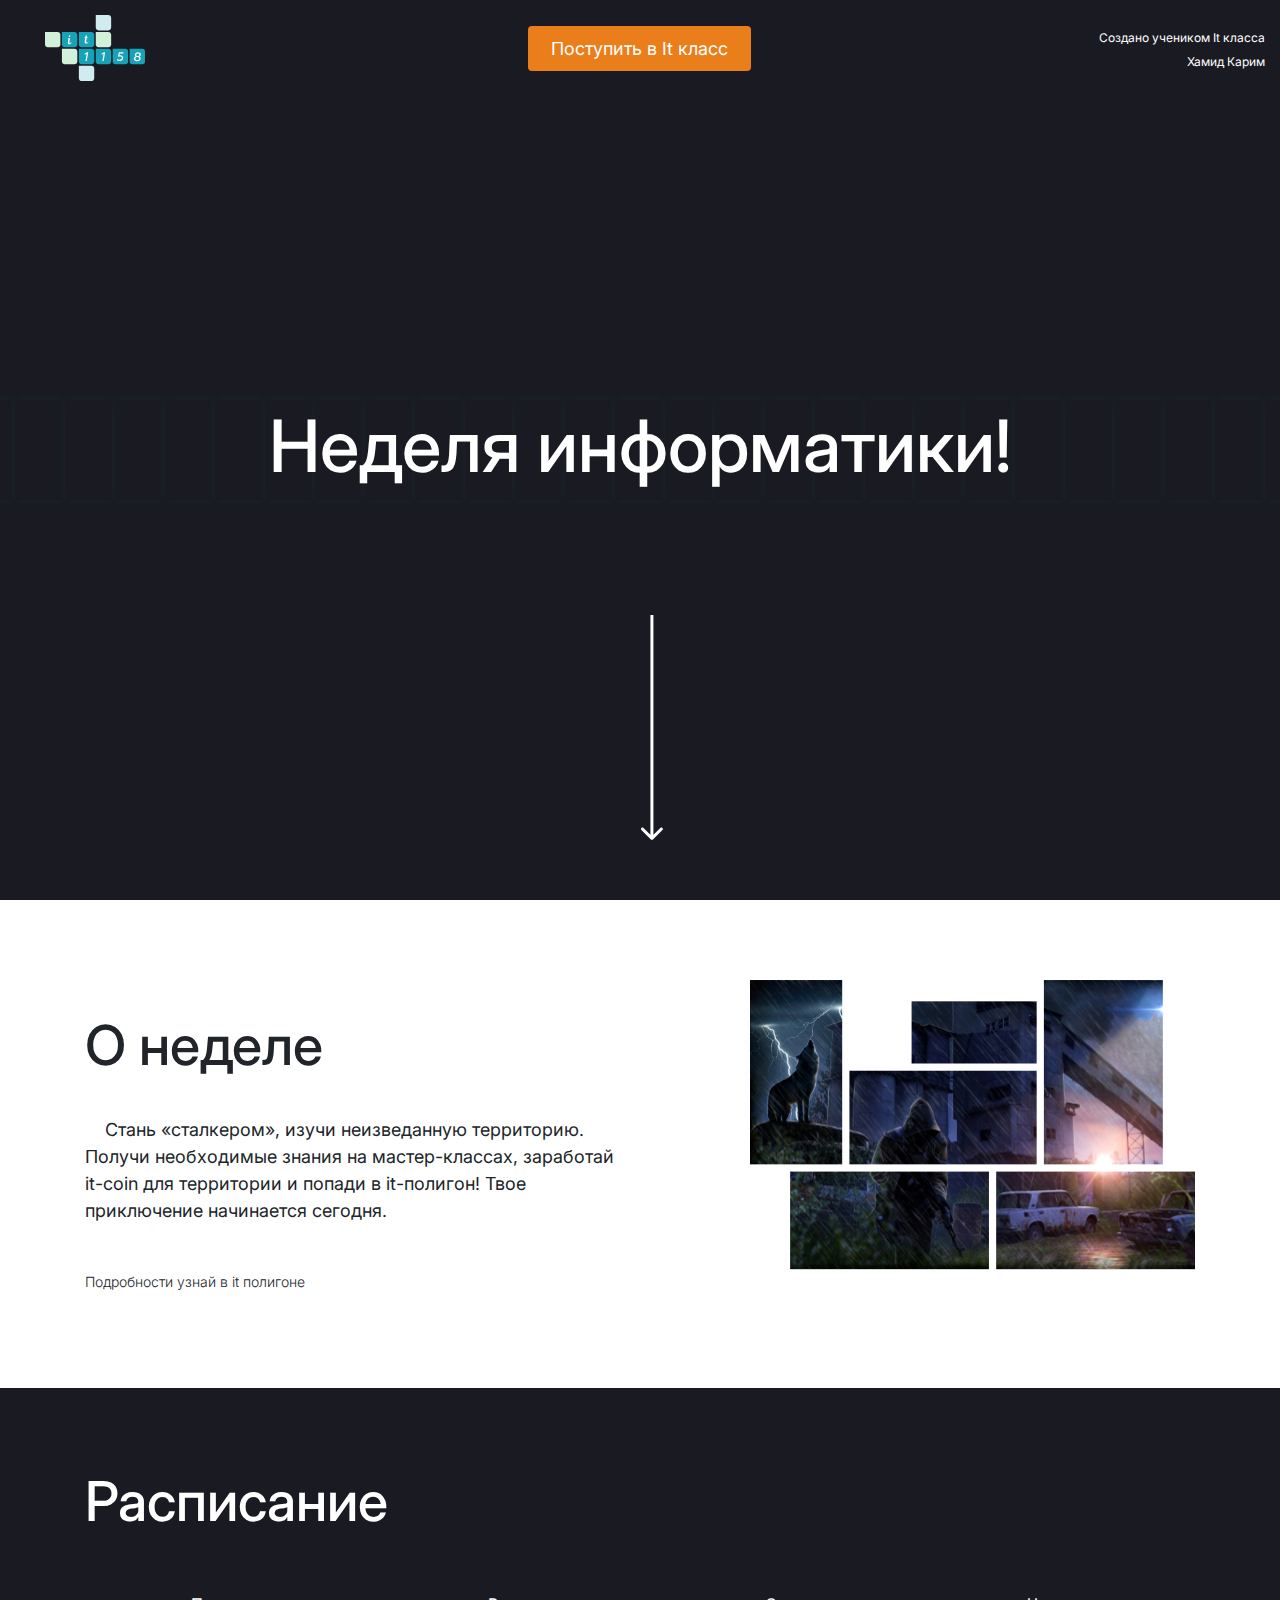
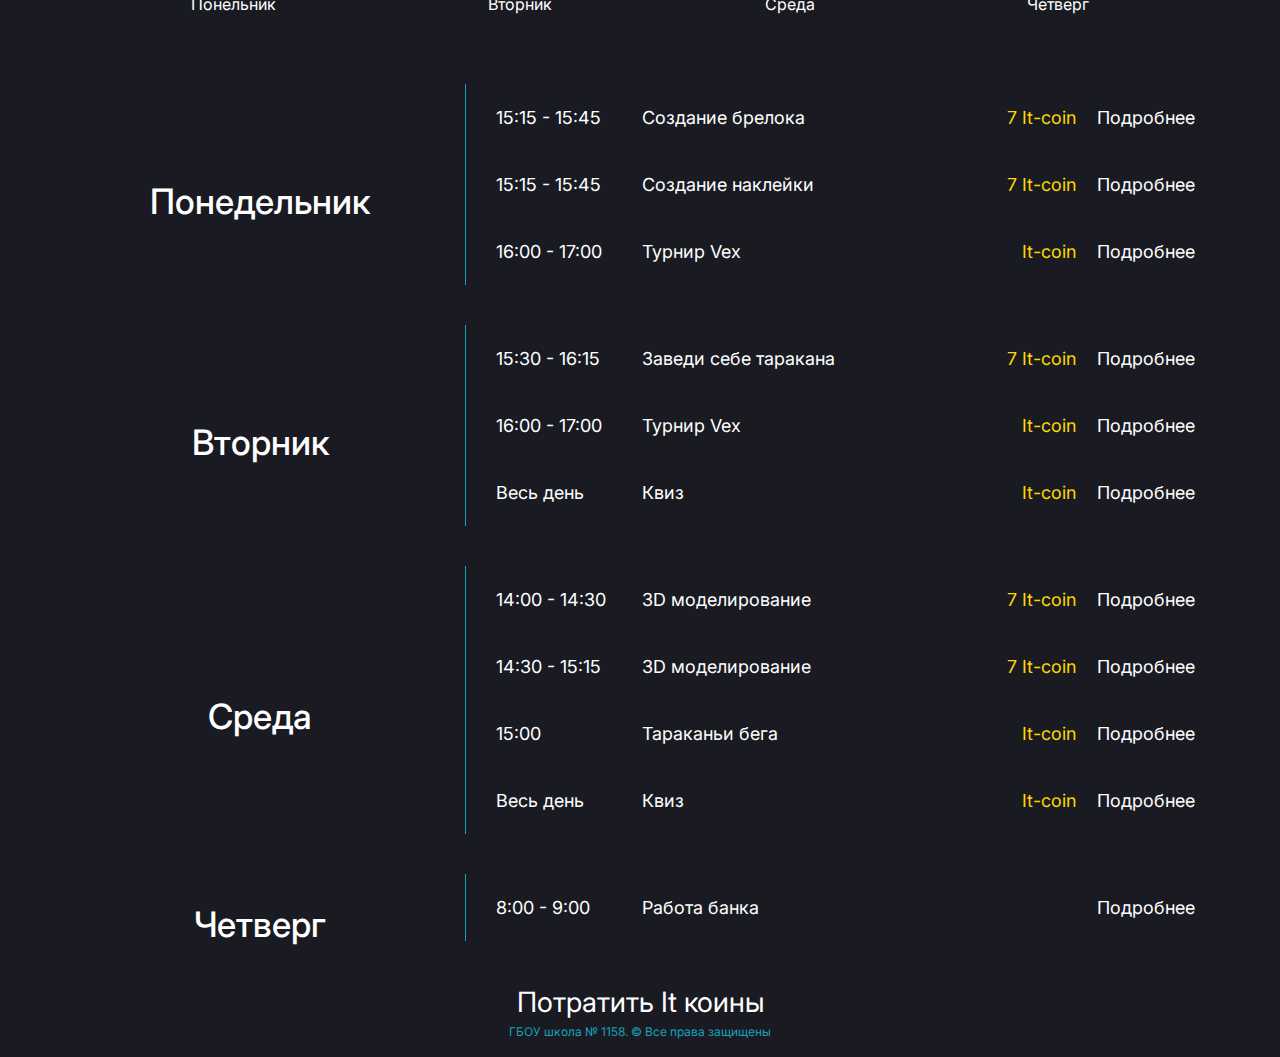
<file: landing_for_it_class/index.html>
<!doctype html>
<html lang="ru">
<head>
    <meta charset="UTF-8">
    <meta name="viewport"
          content="width=device-width, user-scalable=no, initial-scale=1.0, maximum-scale=1.0, minimum-scale=1.0">
    <meta http-equiv="X-UA-Compatible" content="ie=edge">
    <link rel="stylesheet" href="css/bootstrap.min.css">
    <link rel="stylesheet" href="css/main.min.css">
    <link rel="icon" href="img/Логотип%20it%20класса.svg" sizes="192x192">
    <title>Неделя информатики</title>
</head>
<body>
<main>

    <div class="container-fluid header">
        <div class="row">
            <div class="col-md-4 col-5 order-0">
                <div class="header__logo">
                    <svg viewBox="0 0 975 645" fill="none" xmlns="http://www.w3.org/2000/svg">
<path d="M165 168C165 166.343 166.343 165 168 165H288C302.912 165 315 177.088 315 192V288C315 302.912 302.912 315 288 315H192C177.088 315 165 302.912 165 288V168Z" fill="#17A2B8"/>
<path d="M330 168C330 166.343 331.343 165 333 165H453C467.912 165 480 177.088 480 192V288C480 302.912 467.912 315 453 315H357C342.088 315 330 302.912 330 288V168Z" fill="#17A2B8"/>
<path d="M330 333C330 331.343 331.343 330 333 330H453C467.912 330 480 342.088 480 357V453C480 467.912 467.912 480 453 480H357C342.088 480 330 467.912 330 453V333Z" fill="#17A2B8"/>
<path d="M495 3C495 1.34314 496.343 0 498 0H618C632.912 0 645 12.0883 645 27V123C645 137.912 632.912 150 618 150H522C507.088 150 495 137.912 495 123V3Z" fill="#D1ECF1"/>
<path d="M330 498C330 496.343 331.343 495 333 495H453C467.912 495 480 507.088 480 522V618C480 632.912 467.912 645 453 645H357C342.088 645 330 632.912 330 618V498Z" fill="#D1ECF1"/>
<path d="M495 168C495 166.343 496.343 165 498 165H618C632.912 165 645 177.088 645 192V288C645 302.912 632.912 315 618 315H522C507.088 315 495 302.912 495 288V168Z" fill="#D1F1DA"/>
<path d="M0 168C0 166.343 1.34315 165 3 165H123C137.912 165 150 177.088 150 192V288C150 302.912 137.912 315 123 315H27C12.0883 315 0 302.912 0 288V168Z" fill="#D1F1DA"/>
<path d="M165 333C165 331.343 166.343 330 168 330H288C302.912 330 315 342.088 315 357V453C315 467.912 302.912 480 288 480H192C177.088 480 165 467.912 165 453V333Z" fill="#D1F1DA"/>
<path d="M495 333C495 331.343 496.343 330 498 330H618C632.912 330 645 342.088 645 357V453C645 467.912 632.912 480 618 480H522C507.088 480 495 467.912 495 453V333Z" fill="#17A2B8"/>
<path d="M660 333C660 331.343 661.343 330 663 330H785C798.807 330 810 341.193 810 355V455C810 468.807 798.807 480 785 480H685C671.193 480 660 468.807 660 455V333Z" fill="#17A2B8"/>
<path d="M825 333C825 331.343 826.343 330 828 330H950C963.807 330 975 341.193 975 355V455C975 468.807 963.807 480 950 480H850C836.193 480 825 468.807 825 455V333Z" fill="#17A2B8"/>
<path d="M223.684 258.6C222.844 263.4 222.604 267.6 222.604 270C222.604 279.6 228.364 285 236.644 285C248.284 285 256.924 273.6 258.124 267.24C258.484 265.08 257.404 264.12 255.844 264.12C252.724 270.6 247.324 274.56 243.244 274.56C238.924 274.56 236.884 271.2 238.084 264L242.764 236.88C244.204 228.48 243.124 225 233.884 225C229.444 225 227.644 226.08 227.644 226.08C227.644 226.08 228.844 228.72 227.524 236.4L223.684 258.6ZM231.724 207C231.724 211.2 234.604 214.2 238.924 214.2C244.204 214.2 247.564 210.12 247.564 205.92C247.564 201.6 244.684 198.36 240.124 198.36C235.564 198.36 231.724 202.08 231.724 207Z" fill="white"/>
<path d="M387.409 219C384.769 219 383.329 220.44 383.329 222.48C383.329 224.04 384.169 225 384.169 225H391.969L387.529 250.32C386.449 256.44 386.209 260.4 386.209 263.16C386.209 272.76 393.169 279 402.049 279C413.449 279 423.169 268.56 424.969 261.24C425.449 259.2 424.369 258.12 422.809 258.12C420.169 263.16 415.249 268.56 408.409 268.56C402.769 268.56 400.369 264.6 401.569 258L407.329 225H417.049C419.689 225 421.129 223.56 421.129 221.52C421.129 219.96 420.289 219 420.289 219H408.409L409.489 213C411.049 204.6 409.849 201.12 400.609 201.12C396.169 201.12 394.369 202.2 394.369 202.2C394.369 202.2 395.689 204.96 394.249 212.52L393.049 219H387.409Z" fill="white"/>
<path d="M572.541 448H559.581L570.741 378.16L550.821 388L552.861 375.16L574.341 364H585.861L572.541 448Z" fill="white"/>
<path d="M407.541 448H394.581L405.741 378.16L385.821 388L387.861 375.16L409.341 364H420.861L407.541 448Z" fill="white"/>
<path d="M733.689 393C742.489 393 749.489 395.44 754.689 400.32C759.969 405.12 762.609 411.12 762.609 418.32C762.609 427.76 759.089 435.16 752.049 440.52C745.009 445.88 736.289 448.56 725.889 448.56C715.569 448.56 707.249 446.36 700.929 441.96L702.849 429.48C709.489 434.36 717.169 436.8 725.889 436.8C731.969 436.8 737.369 435.28 742.089 432.24C746.889 429.28 749.289 424.84 749.289 418.92C749.289 414.44 747.449 410.76 743.769 407.88C740.089 405 735.049 403.56 728.649 403.56C722.889 403.56 716.609 404.52 709.809 406.44L721.689 363H765.489L763.809 374.64H729.849L724.569 393.84C726.889 393.28 729.929 393 733.689 393Z" fill="white"/>
<path d="M918.729 405.56C928.089 409.4 932.769 415.84 932.769 424.88C932.769 432.8 929.529 439.08 923.049 443.72C916.729 448.28 908.449 450.56 898.209 450.56C893.249 450.56 888.409 449.72 883.689 448.04C879.129 446.44 875.129 443.72 871.689 439.88C868.329 436.04 866.649 431.48 866.649 426.2C866.649 420.6 868.449 415.76 872.049 411.68C875.649 407.52 880.569 404.68 886.809 403.16C879.849 399.64 876.369 394.2 876.369 386.84C876.369 379.88 879.249 374.24 885.009 369.92C890.769 365.6 897.649 363.44 905.649 363.44C913.009 363.44 919.609 365.36 925.449 369.2C931.369 372.96 934.329 378.32 934.329 385.28C934.329 390 932.929 394.16 930.129 397.76C927.329 401.28 923.529 403.88 918.729 405.56ZM905.289 374.48C901.129 374.48 897.329 375.64 893.889 377.96C890.609 380.28 888.969 383.52 888.969 387.68C888.969 391.44 890.529 394.44 893.649 396.68C896.849 398.92 900.569 400.04 904.809 400.04C908.969 400.04 912.769 398.88 916.209 396.56C919.569 394.16 921.249 390.88 921.249 386.72C921.249 383.04 919.689 380.08 916.569 377.84C913.529 375.6 909.769 374.48 905.289 374.48ZM919.209 424.04C919.209 420.04 917.369 416.72 913.689 414.08C910.089 411.44 905.569 410.12 900.129 410.12C894.849 410.12 890.249 411.48 886.329 414.2C882.489 416.84 880.569 420.48 880.569 425.12C880.569 429.44 882.449 432.92 886.209 435.56C890.129 438.12 894.609 439.4 899.649 439.4C904.769 439.4 909.289 438.04 913.209 435.32C917.209 432.52 919.209 428.76 919.209 424.04Z" fill="white"/>
</svg>
                </div>
            </div>
            <div class="col-md-4 col-12 mt-4 mt-md-0 justify-content-center order-md-1 order-last d-flex align-items-center">
                <a href="http://it-class1158.ru/test_applicant/" class="link-to-join">Поступить в It класс</a>
            </div>
            <div class="col-md-4 col-7 justify-content-end order-2 d-flex align-items-center">
                <div class="header__creator-name__container">
                    <span class="header__creator-name">Создано учеником It класса<br>
                    Хамид Карим
                </span>
                </div>

            </div>
        </div>
    </div>

    <section class="main-section">
        <h1>Неделя информатики!</h1>
        <a href="#timetable" class="main-section__arrow">
            <svg class="main-section__arrow" viewBox="0 0 16 151" fill="none" xmlns="http://www.w3.org/2000/svg">
                <path d="M7.2929 150.707C7.68342 151.098 8.31659 151.098 8.70711 150.707L15.0711 144.343C15.4616 143.953 15.4616 143.319 15.0711 142.929C14.6805 142.538 14.0474 142.538 13.6569 142.929L8.00001 148.586L2.34315 142.929C1.95263 142.538 1.31946 142.538 0.928938 142.929C0.538414 143.319 0.538414 143.953 0.928938 144.343L7.2929 150.707ZM7 4.37114e-08L7.00001 150L9.00001 150L9 -4.37114e-08L7 4.37114e-08Z" fill="white"/>
            </svg>
        </a>

    </section>

    <section id="about">
        <div class="container">
            <div class="row">
                <div class="col-12 col-md-6">
                    <div class="about__text">
                        <h2 class="about__text__header">О неделе</h2>
                        <p class="about__text__paragraph">
                            Стань «сталкером», изучи неизведанную территорию. Получи необходимые знания на мастер-классах,
                            заработай it-coin для территории и попади в it-полигон! Твое приключение начинается сегодня.
                        </p>
                    </div>
                </div>
                <div class="col-12 col-md-5 offset-md-1 d-flex align-items-center">
                    <div class="about__image-container">
                        <img src="img/photo-stalker.svg">
                    </div>
                </div>
                <p class="about__mini-label">Подробности узнай в it полигоне</p>
            </div>
        </div>
    </section>

    <section class="timetable" id="timetable">
        <div class="container">
            <div class="row">
                <div class="col-12">
                    <h2 class="timetable__header">Расписание</h2>

                    <div class="timetable__container">
                        <a href="#monday" class="timetable__link">
                            Понельник
                        </a>
                        <a href="#tuesday" class="timetable__link">
                            Вторник
                        </a>
                        <a href="#wednesday" class="timetable__link">
                            Среда
                        </a>
                        <a href="#thursday" class="timetable__link">
                            Четверг
                        </a>
                    </div>
                </div>
            </div>

                <div id="monday" class="row timetable__dates mt-5">
                    <div class="col-md-4 timetable__dates__name-of-date">
                        <h3>Понедельник</h3>
                    </div>

                    <div class="col-md-8">
                        <div class="timetable__dates__events-list">
                            <div class="timetable__dates__events-list__element">
                                <div class="timetable__dates__events-list__element__time">15:15 - 15:45</div>
                                <div class="timetable__dates__events-list__element__name">Создание брелока</div>
                                <div class="timetable__dates__events-list__element__open-more"><span class="pr-3">7 It-coin</span> Подробнее</div>
                                <div class="timetable__dates__events-list__element__more-text">На этом мастер-классе ты сам создашь собственный брелок со своим дизайном и логотипом. Брелок будет отличным дополнением к твоим ключам. А также брелок можно повесить на своего любимого питомца чтобы он никогда не потерялся.)<br><br>Проходит в it полигоне</div>
                            </div>
                            <div class="timetable__dates__events-list__element">
                                <div class="timetable__dates__events-list__element__time">15:15 - 15:45</div>
                                <div class="timetable__dates__events-list__element__name">Создание наклейки</div>
                                <div class="timetable__dates__events-list__element__open-more"><span class="pr-3">7 It-coin</span> Подробнее</div>
                                <div class="timetable__dates__events-list__element__more-text">Сделать макет наклейки самостоятельно на нашем мастер-классе — проще простого! Вы не только разработаете макет, но и сразу получите свою наклейку на руки. Можно создать наклейку на тетрадь, карту проход питание, на блокнот или на любой другой предмет<br><br>Проходит в it полигоне</div>
                            </div>
                            <div class="timetable__dates__events-list__element">
                                <div class="timetable__dates__events-list__element__time">16:00 - 17:00</div>
                                <div class="timetable__dates__events-list__element__name">Турнир Vex</div>
                                <div class="timetable__dates__events-list__element__open-more"><span class="pr-3">It-coin</span> Подробнее</div>
                                <div class="timetable__dates__events-list__element__more-text">Собери команду из трех человек. Одного капитана и двух управляющих. Приходи с командой в назначенное время и управляй роботом на турнире. Участие в турнире по vex - <span style="color: gold;">2 it-coin</span>, победа <span style="color: gold;">3 it-coin</span>.<br><br>Проходит в it полигоне</div>
                            </div>
                        </div>
                    </div>
                </div>


                <div id="tuesday" class="row timetable__dates">
                    <div class="col-md-4 timetable__dates__name-of-date">
                        <h3>Вторник</h3>
                    </div>

                    <div class="col-md-8">
                        <div class="timetable__dates__events-list">
                            <div class="timetable__dates__events-list__element">
                                <div class="timetable__dates__events-list__element__time">15:30 - 16:15</div>
                                <div class="timetable__dates__events-list__element__name">Заведи себе таракана</div>
                                <div class="timetable__dates__events-list__element__open-more"><span class="pr-3">7 It-coin</span> Подробнее</div>
                                <div class="timetable__dates__events-list__element__more-text">На мастер-классе ты создашь электрического таракашку. С помощью подручных средств: паяльника, клея и вибромоторчика мы соберём бегущего таракана, с которым ты проведешь много времени прежде чем научить его слушаться тебя. А в среду твой таракан сможете поучаствовать в забеге! Нужна зубная щётка.<br><br>Проходит в it полигоне</div>
                            </div>
                            <div class="timetable__dates__events-list__element">
                                <div class="timetable__dates__events-list__element__time">16:00 - 17:00</div>
                                <div class="timetable__dates__events-list__element__name">Турнир Vex</div>
                                <div class="timetable__dates__events-list__element__open-more"><span class="pr-3">It-coin</span> Подробнее</div>
                                <div class="timetable__dates__events-list__element__more-text">Собери команду из трех человек. Одного капитана и двух управляющих. Приходи с командой в назначенное время и управляй роботом на турнире. Участие в турнире по vex - <span style="color: gold;">2 it-coin</span>, победа <span style="color: gold;">3 it-coin</span>.<br><br>Проходит в it полигоне</div>
                            </div>
                            <div class="timetable__dates__events-list__element">
                                <div class="timetable__dates__events-list__element__time">Весь день</div>
                                <div class="timetable__dates__events-list__element__name">Квиз</div>
                                <div class="timetable__dates__events-list__element__open-more"><span class="pr-3">It-coin</span> Подробнее</div>
                                <div class="timetable__dates__events-list__element__more-text">Ищи вопросы по школе, отвечай на них правильно и получай за каждый правильный ответ <span style="color: gold;">1 it-coin</span>.</div>
                            </div>
                        </div>
                    </div>
                </div>

                <div id="wednesday" class="row timetable__dates">
                    <div class="col-md-4 timetable__dates__name-of-date">
                        <h3>Среда</h3>
                    </div>

                    <div class="col-md-8">
                        <div class="timetable__dates__events-list">
                            <div class="timetable__dates__events-list__element">
                                <div class="timetable__dates__events-list__element__time">14:00 - 14:30</div>
                                <div class="timetable__dates__events-list__element__name">3D моделирование</div>
                                <div class="timetable__dates__events-list__element__open-more"><span class="pr-3">7 It-coin</span> Подробнее</div>
                                <div class="timetable__dates__events-list__element__more-text">В приложении autodesk inventor ты разработаешь 3D модель, которую потом сможешь напечатать. Можно создать статуэтку для мамы, а может быть для своего друга ты разработаешь половинки медальонов.
                                    <br><br>Проходит в it полигоне</div>
                            </div>
                            <div class="timetable__dates__events-list__element">
                                <div class="timetable__dates__events-list__element__time">14:30 - 15:15</div>
                                <div class="timetable__dates__events-list__element__name">3D моделирование</div>
                                <div class="timetable__dates__events-list__element__open-more"><span class="pr-3">7 It-coin</span> Подробнее</div>
                                <div class="timetable__dates__events-list__element__more-text">В приложении autodesk inventor ты разработаешь 3D модель, которую потом сможешь напечатать. Можно создать статуэтку для мамы, а может быть для своего друга ты разработаешь половинки медальонов.
                                    <br><br>Проходит в it полигоне</div>
                            </div>
                            <div class="timetable__dates__events-list__element">
                                <div class="timetable__dates__events-list__element__time">15:00</div>
                                <div class="timetable__dates__events-list__element__name">Тараканьи бега</div>
                                <div class="timetable__dates__events-list__element__open-more"><span class="pr-3">It-coin</span> Подробнее</div>
                                <div class="timetable__dates__events-list__element__more-text">Каждый участник забега получает по <span style="color: gold;">2 it-coin</span>, а за победу <span style="color: gold;">10 it-coin</span>, 2 место – <span style="color: gold;">5 it-coin</span>, 3 место – <span style="color: gold;">3 it-coin</span>
                                    <br><br>Проходит в it полигоне</div>
                            </div>
                            <div class="timetable__dates__events-list__element">
                                <div class="timetable__dates__events-list__element__time">Весь день</div>
                                <div class="timetable__dates__events-list__element__name">Квиз</div>
                                <div class="timetable__dates__events-list__element__open-more"><span class="pr-3">It-coin</span> Подробнее</div>
                                <div class="timetable__dates__events-list__element__more-text">Ищи вопросы по школе, отвечай на них правильно и получай за каждый правильный ответ <span style="color: gold;">1 it-coin</span>.</div>
                            </div>
                        </div>
                    </div>
                </div>


                <div id="thursday" class="row timetable__dates">
                    <div class="col-md-4 timetable__dates__name-of-date">
                        <h3>Четверг</h3>
                    </div>

                    <div class="col-md-8">
                        <div class="timetable__dates__events-list">
                            <div class="timetable__dates__events-list__element">
                                <div class="timetable__dates__events-list__element__time">8:00 - 9:00</div>
                                <div class="timetable__dates__events-list__element__name">Работа банка</div>
                                <div class="timetable__dates__events-list__element__open-more">Подробнее</div>
                                <div class="timetable__dates__events-list__element__more-text">В it полигоне можно купить товары за <span style="color: gold;">It-coin</span></div>
                            </div>
                        </div>
                    </div>
                </div>

            </div>

    </section>

    <footer>
        <a href="#">Потратить It коины</a>
        <p>ГБОУ школа № 1158. © Все права защищены</p>
    </footer>

</main>



<script src="js/anime.min.js"></script>
<script src="js/jquery.min.js"></script>
<script>$(document).ready(function(){
  // Добавить плавную прокрутку до всех ссылок
  $("a").on('click', function(event) {

    // Убедись в этом что .hash имеет значение перед переопределением поведения по умолчанию
    if (this.hash !== "") {
      // Запретить поведение щелчка якоря по умолчанию
      event.preventDefault();

      // Хранить хэш
      var hash = this.hash;

      // Использование метода animate() jQuery для добавления плавной прокрутки страницы
      // Необязательное число (800) указывает количество миллисекунд, необходимых для прокрутки до указанной области
      $('html, body').animate({
        scrollTop: $(hash).offset().top
      }, 500, function(){

        // Добавить хэш (#) для URL-адреса после завершения прокрутки (поведение щелчка по умолчанию)
        window.location.hash = hash;
      });
    } // Конец, если
  });
});</script>
<script src="js/main.js"></script>
<script>

</script>
</body>
</html>
</file>
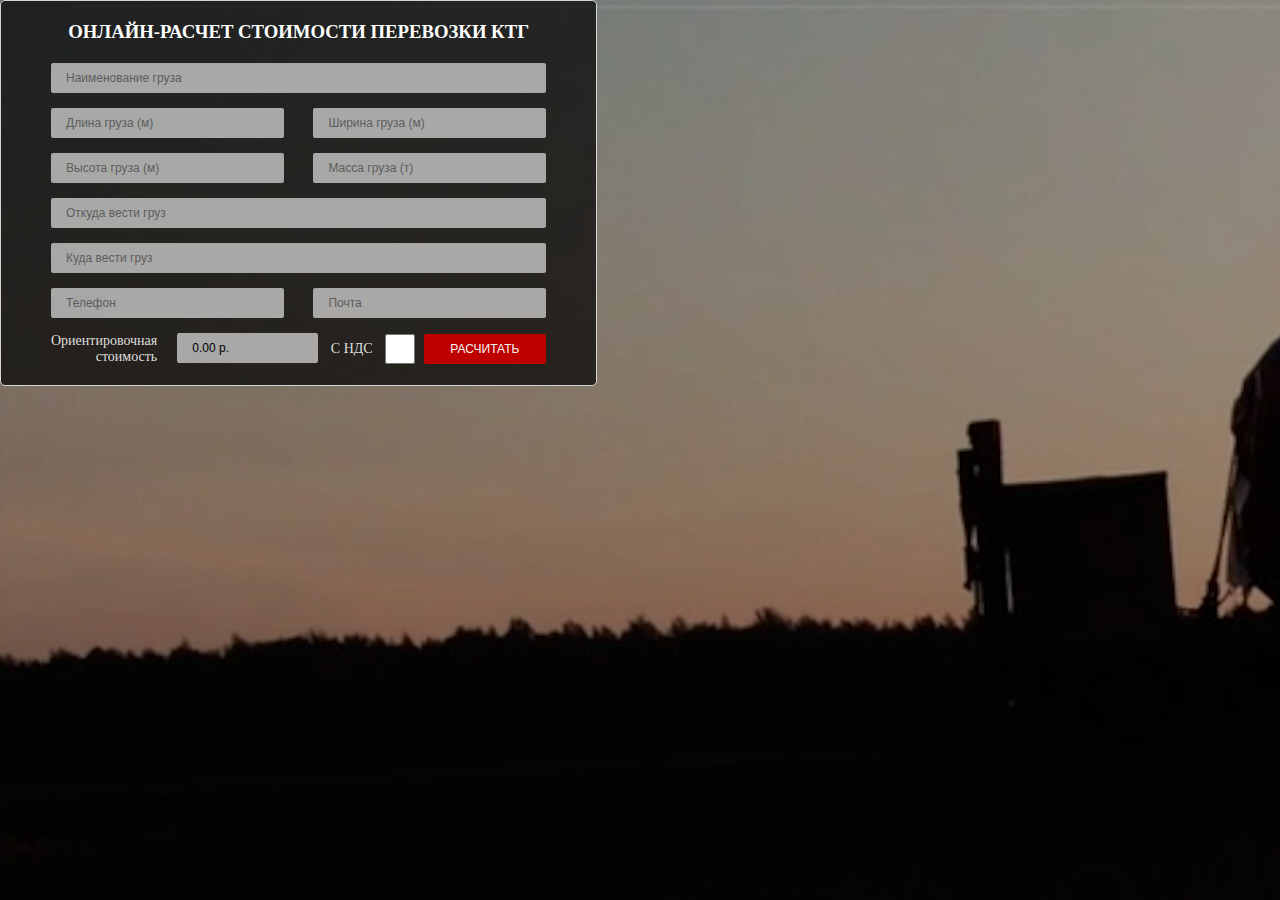
<file: form-layout/form.html>
<!doctype html>
<html lang="en">
<head>
    <meta charset="UTF-8">
    <meta name="viewport"
          content="width=device-width, user-scalable=no, initial-scale=1.0, maximum-scale=1.0, minimum-scale=1.0">
    <meta http-equiv="X-UA-Compatible" content="ie=edge">
    <title>Form</title>
    <link rel="stylesheet" href="form.css">
</head>
<body>

<form class="cost-calculation" method="post">
    <h3>
        Онлайн-расчет стоимости перевозки ктг
    </h3>
    <input type="text" name="name" class="product-name" placeholder="Наименование груза">
    <div class="input-parameters">
        <div class="input-parameters-row">
            <input type="text" name="product-length" placeholder="Длина груза (м)">
            <input type="text" name="product-width" placeholder="Ширина груза (м)">
        </div>
        <div class="input-parameters-row">
            <input type="text" name="product-height" placeholder="Высота груза (м)">
            <input type="text" name="product-mass" placeholder="Масса груза (т)">
        </div>
    </div>
    <input type="text" class="from-delivery-place" name="delivery-place" placeholder="Откуда вести груз">
    <input type="text" class="to-delivery-place" name="delivery-place" placeholder="Куда вести груз">
    <div class="input-parameters">
        <div class="input-parameters-row">
            <input type="text" class="product-order-number" placeholder="Телефон" name="number">
            <input type="text" class="product-order-email" placeholder="Почта" name="email">
        </div>
    </div>
    <div class="price-res">
        <div class="price-container">
            <label class="product-price-label" for="product-price">Ориентировочная стоимость</label>
            <input id="product-price" type="text" readonly value="0.00 р.">
        </div>
        <div class="nds-container">
            <label class="nds-check-label" for="nds-check">С НДС</label>
            <input id="nds-check" type="checkbox">
            <input class="product-submit-btn" type="submit" value="РАСЧИТАТЬ">
        </div>
    </div>
</form>

</body>
</html>
</file>
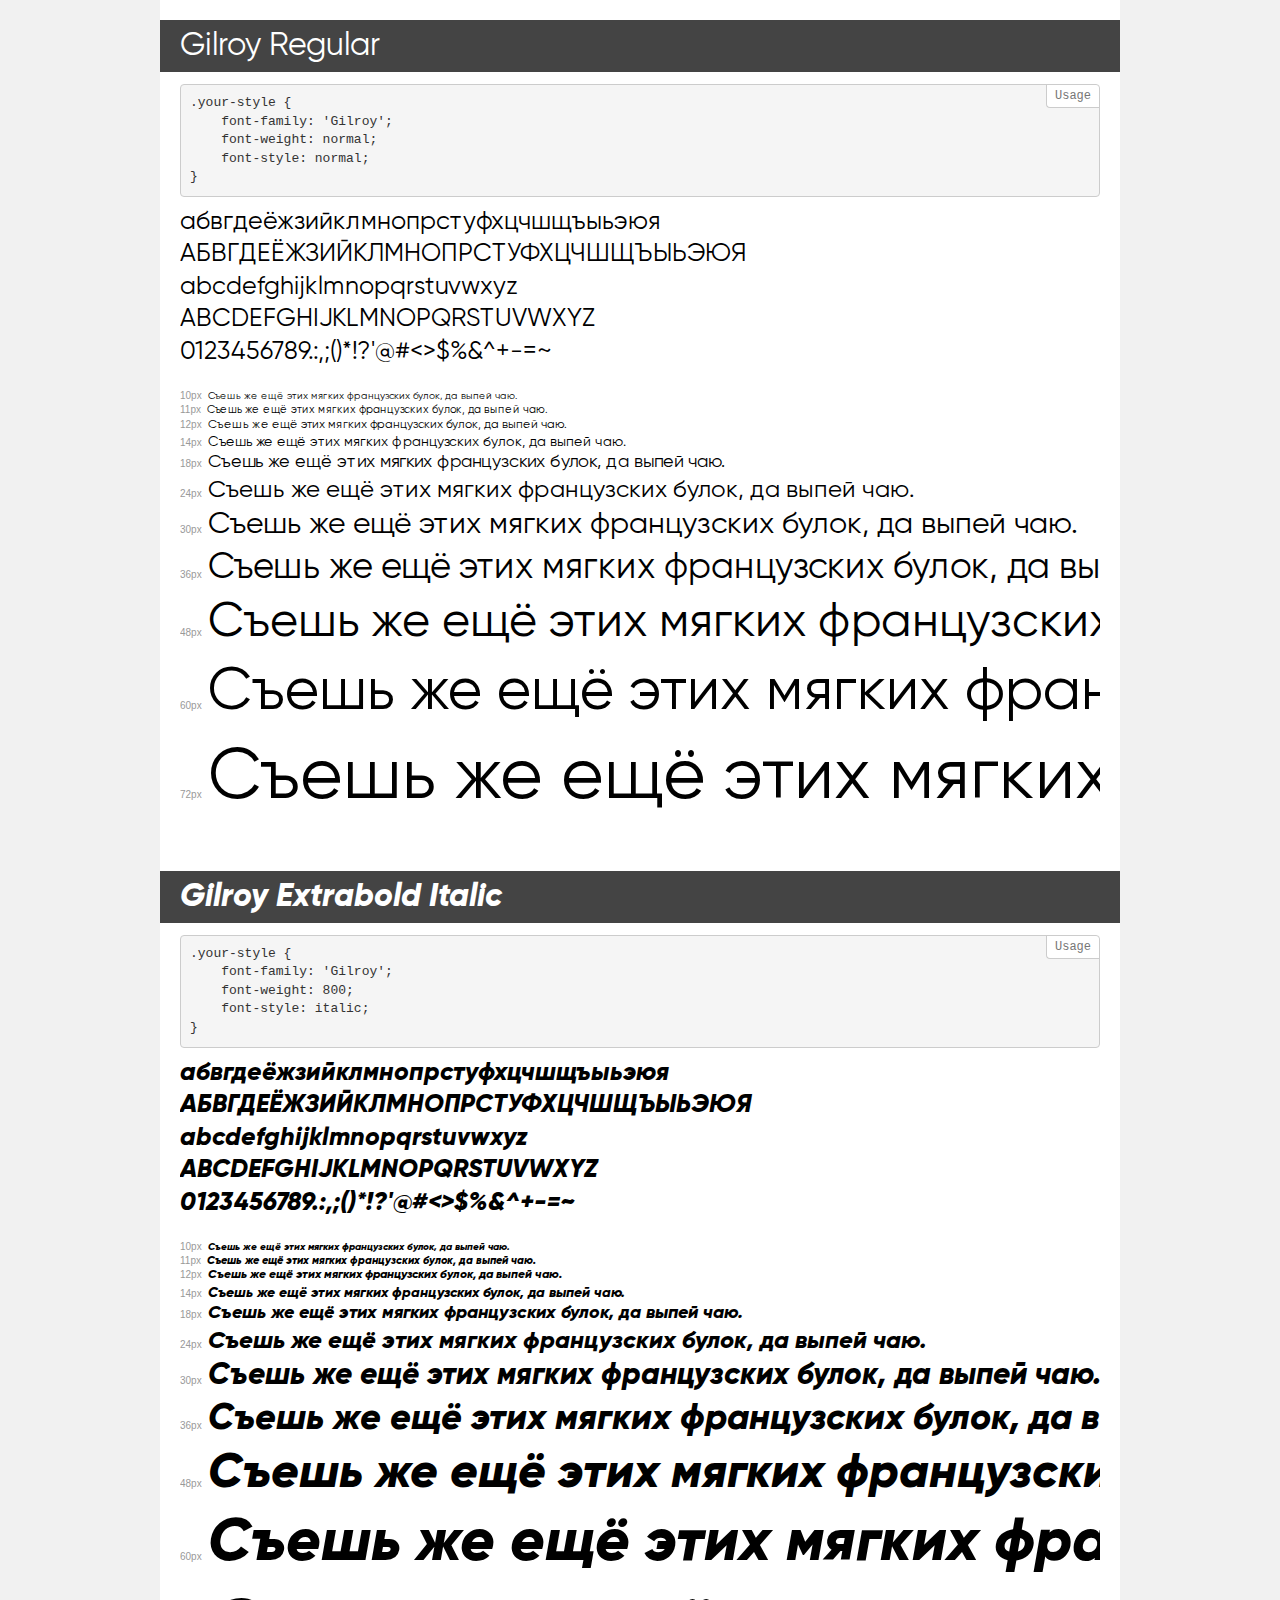
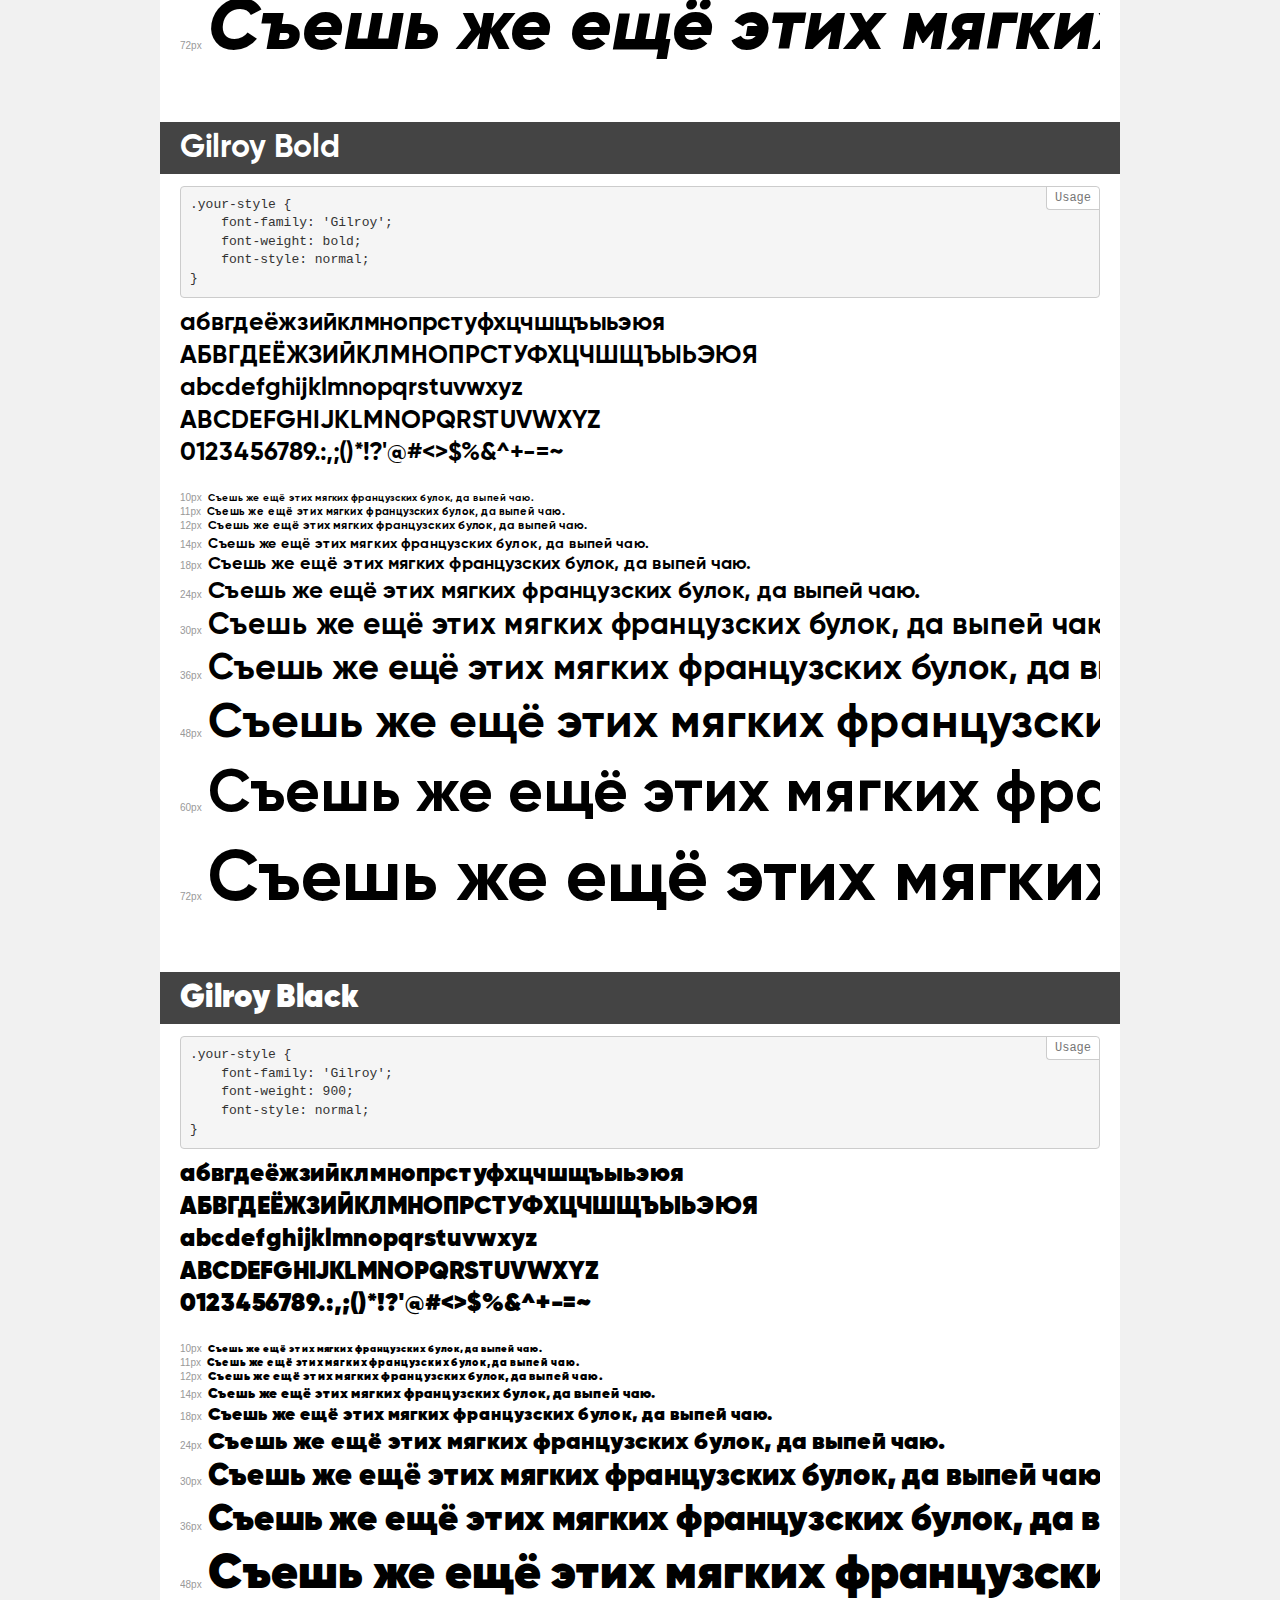
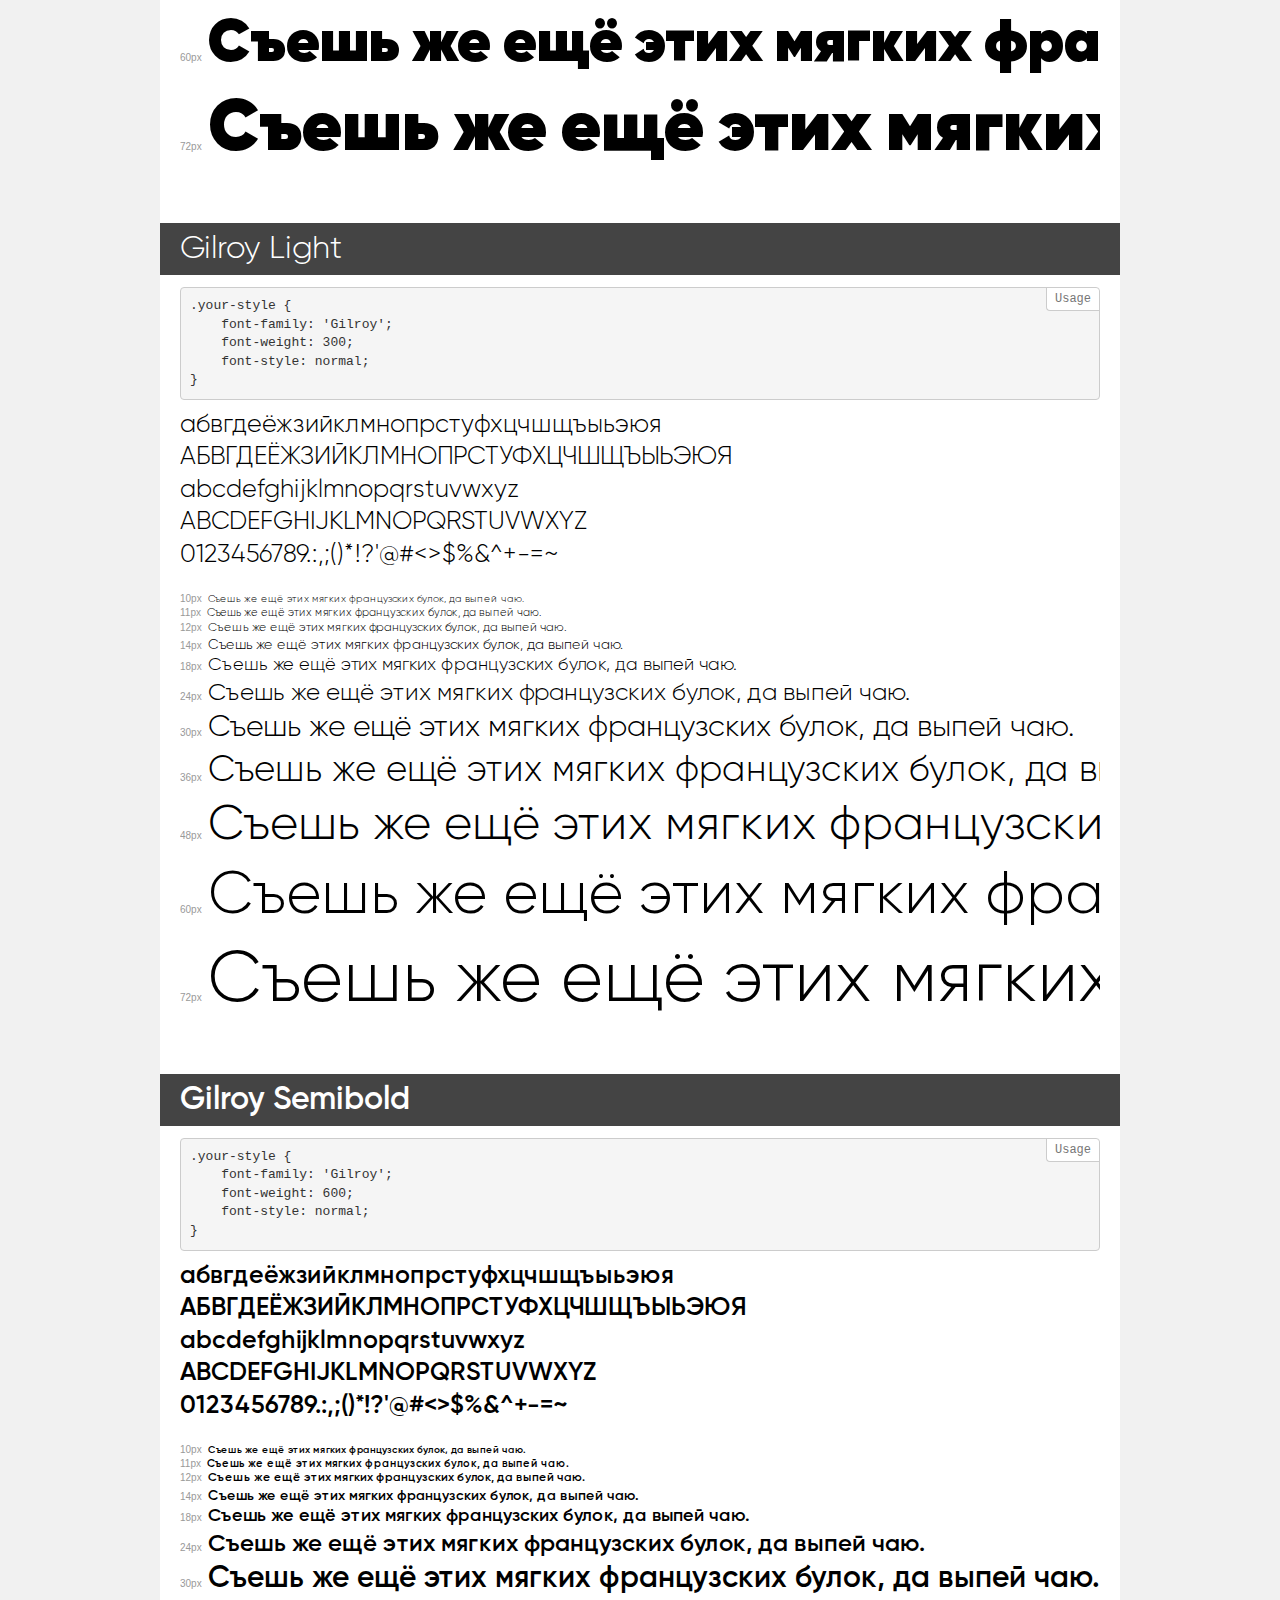
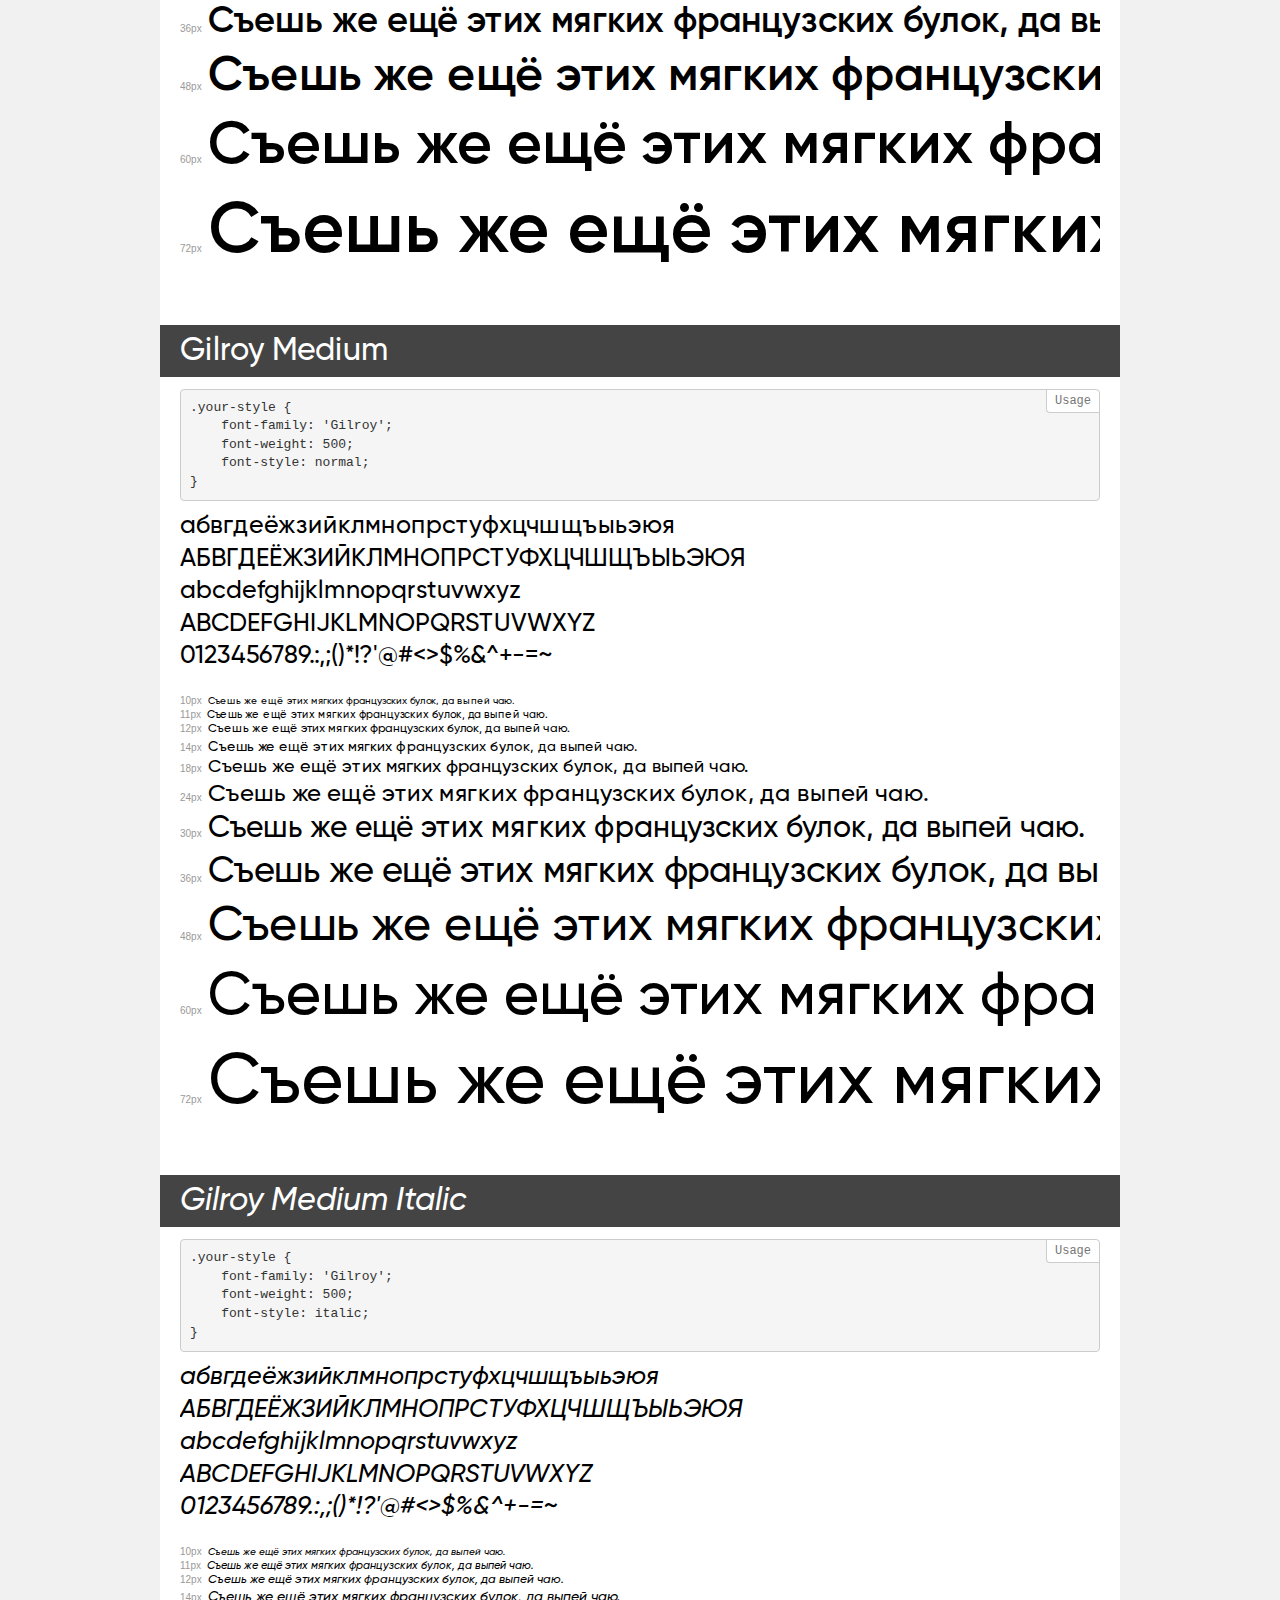
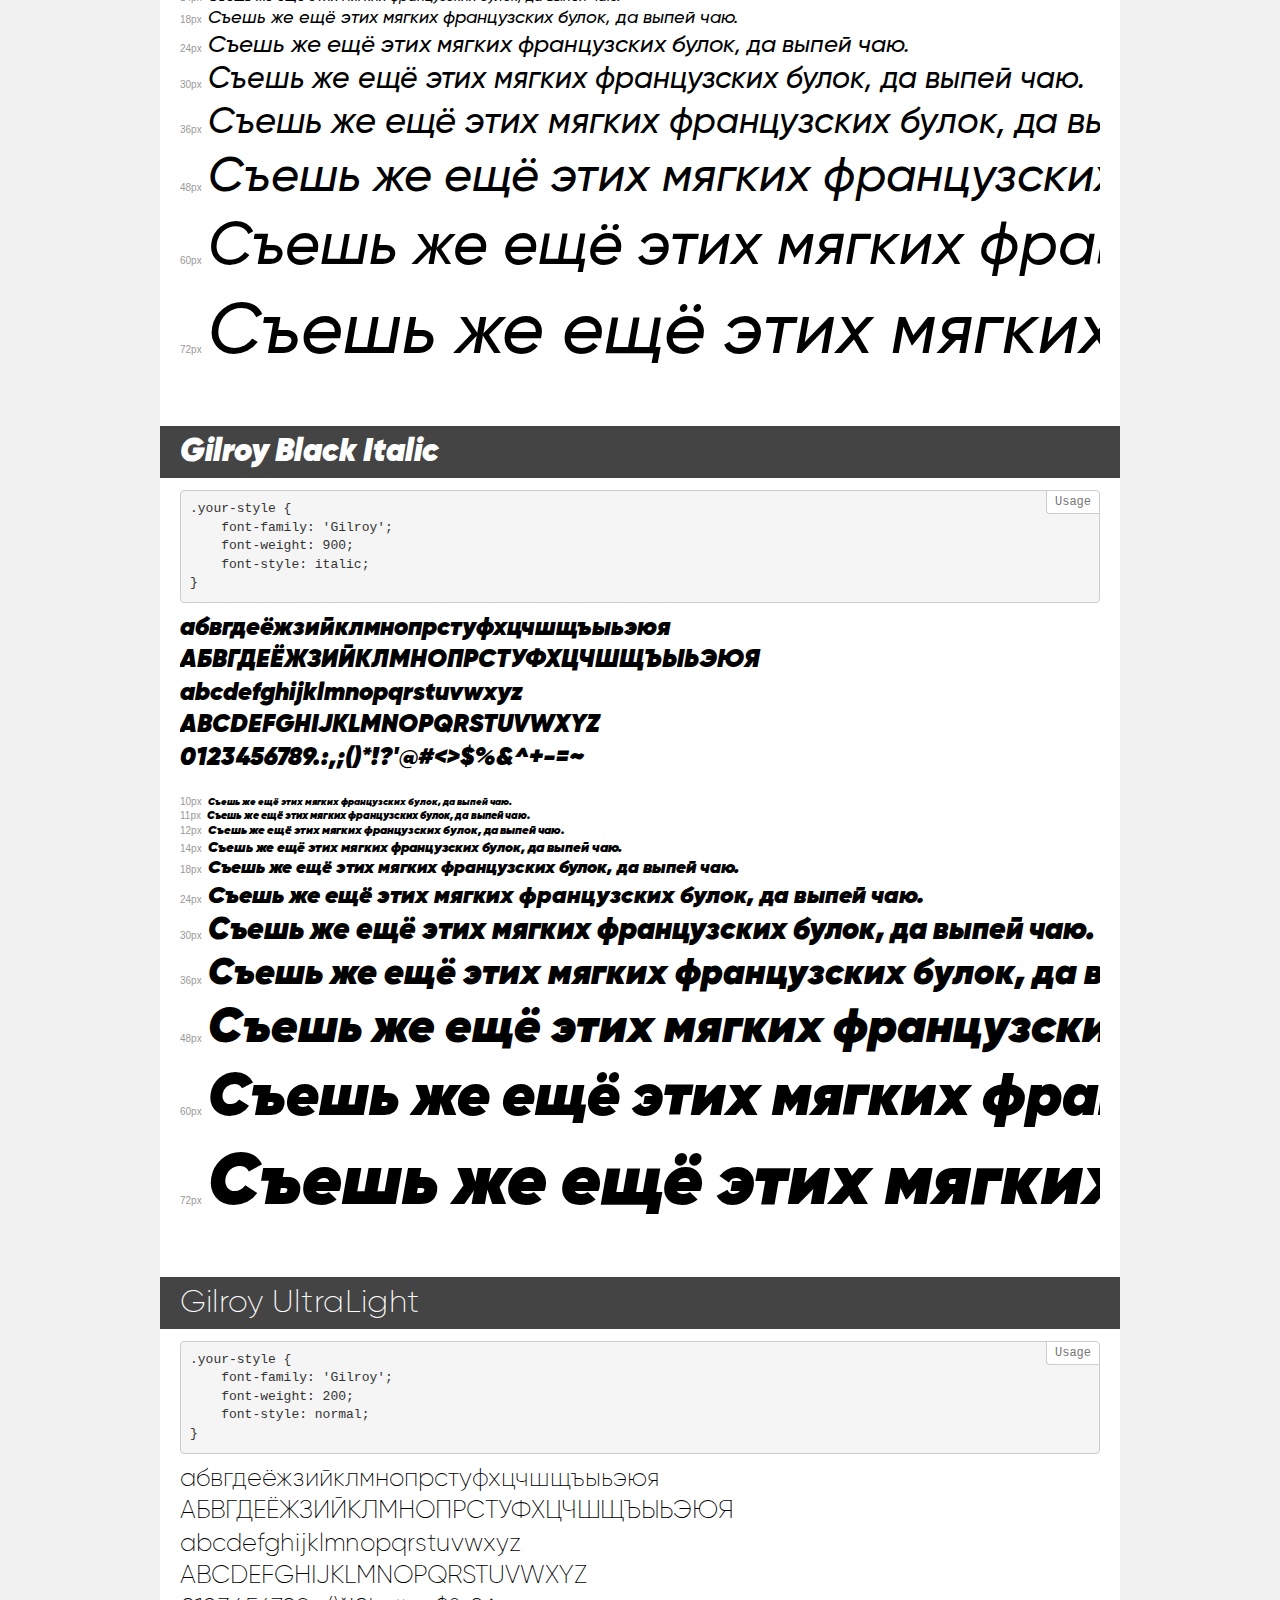
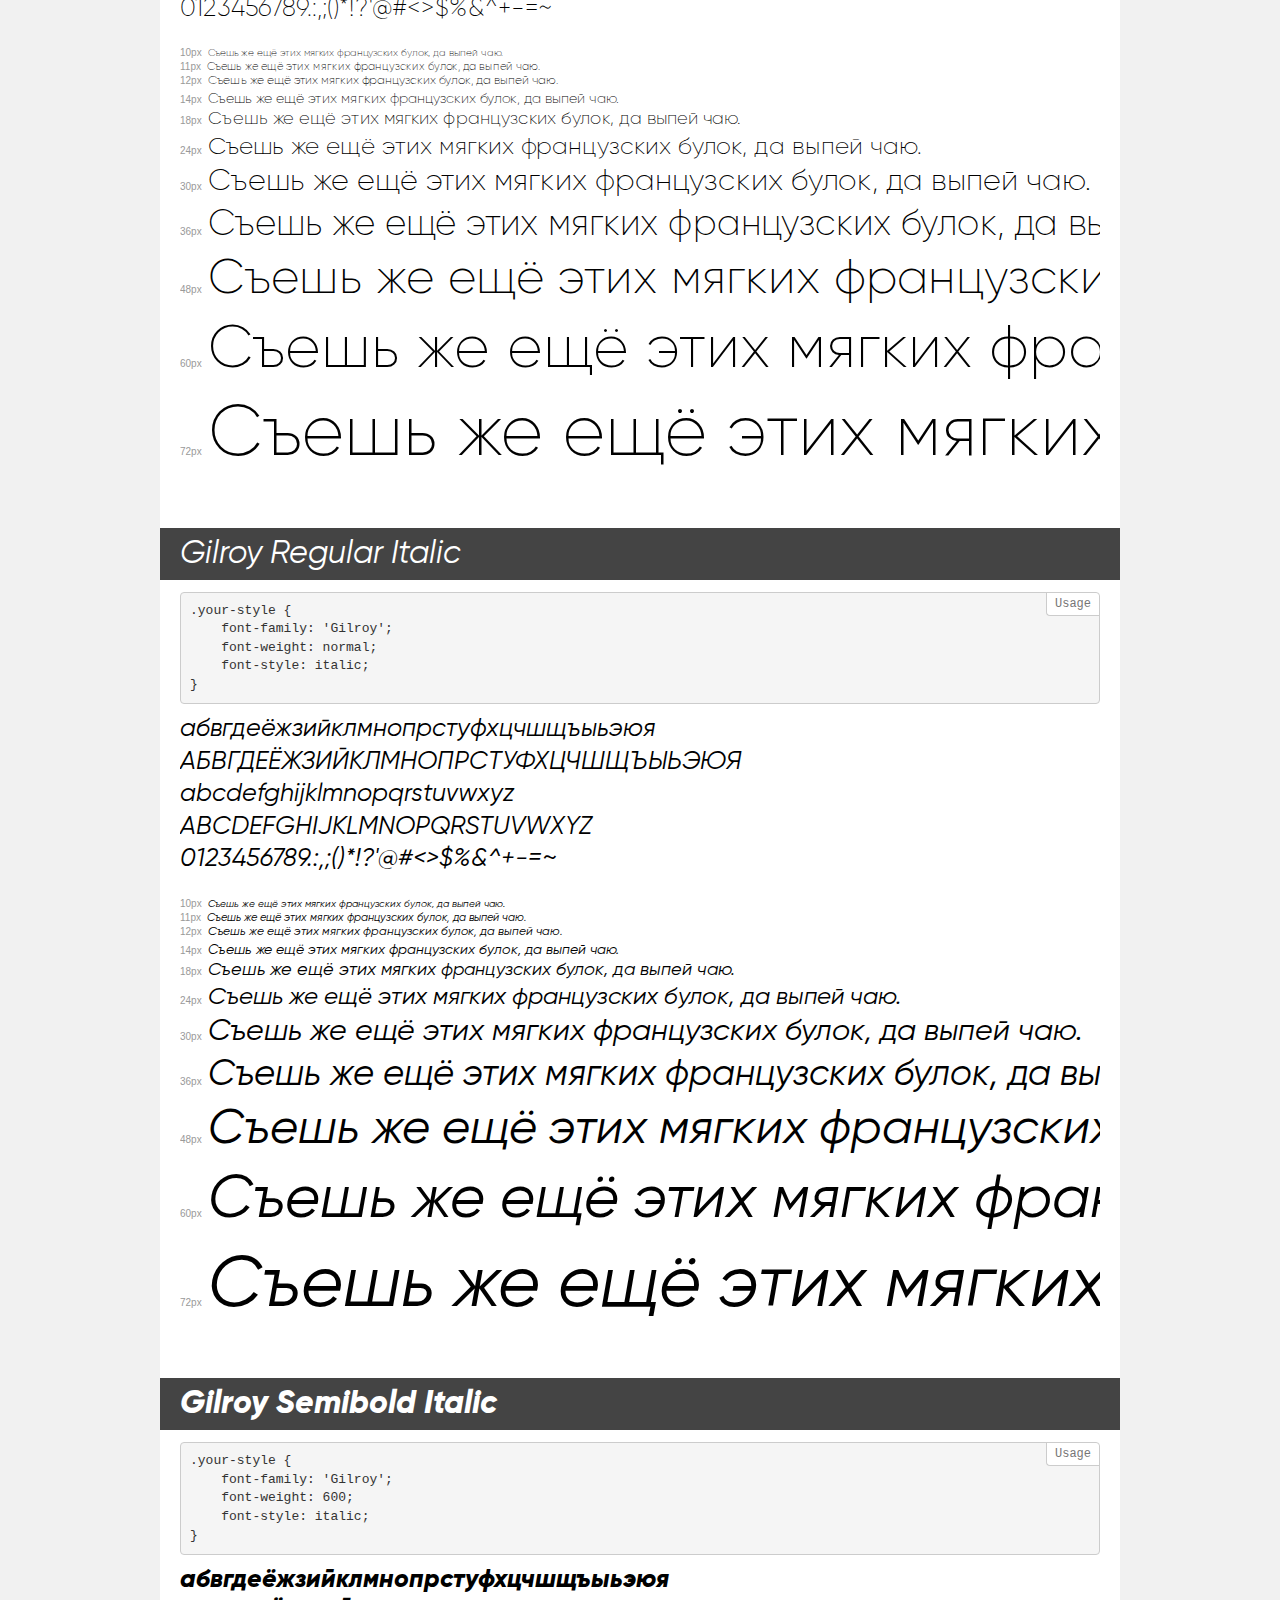
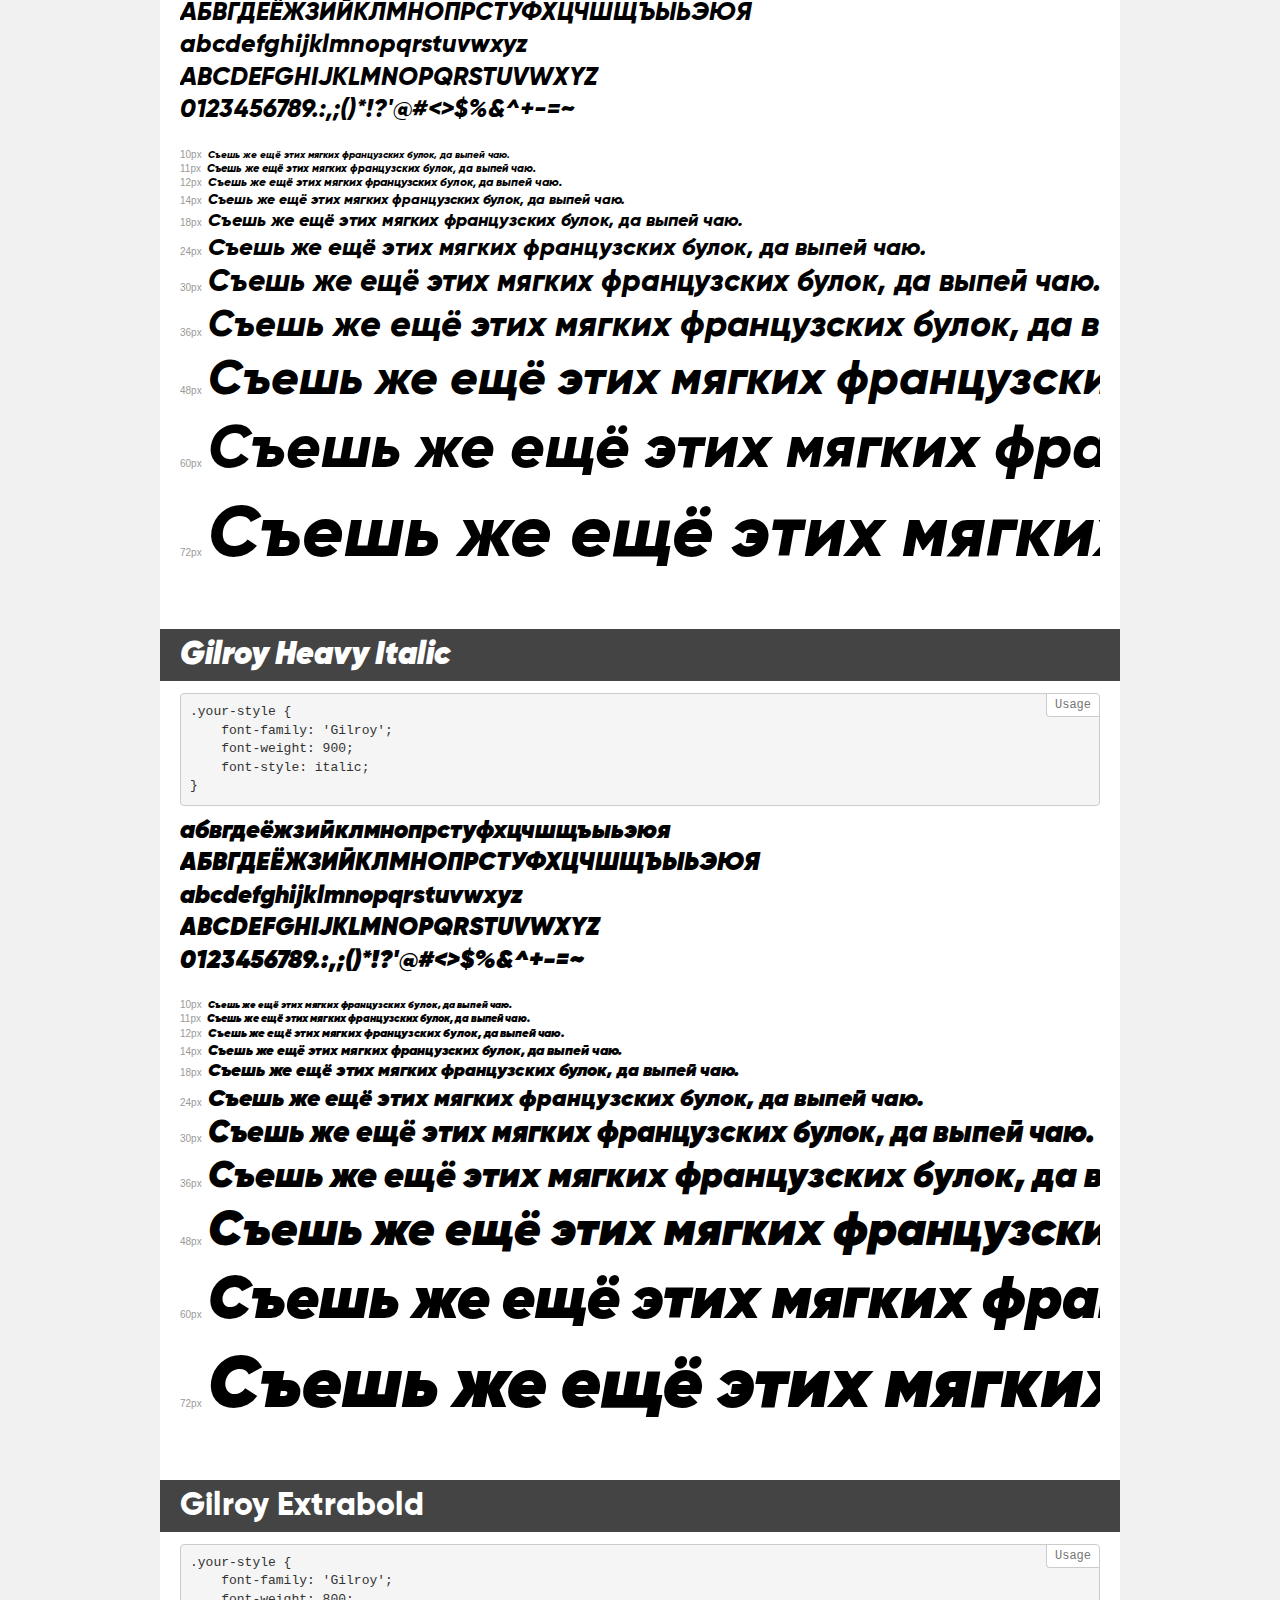
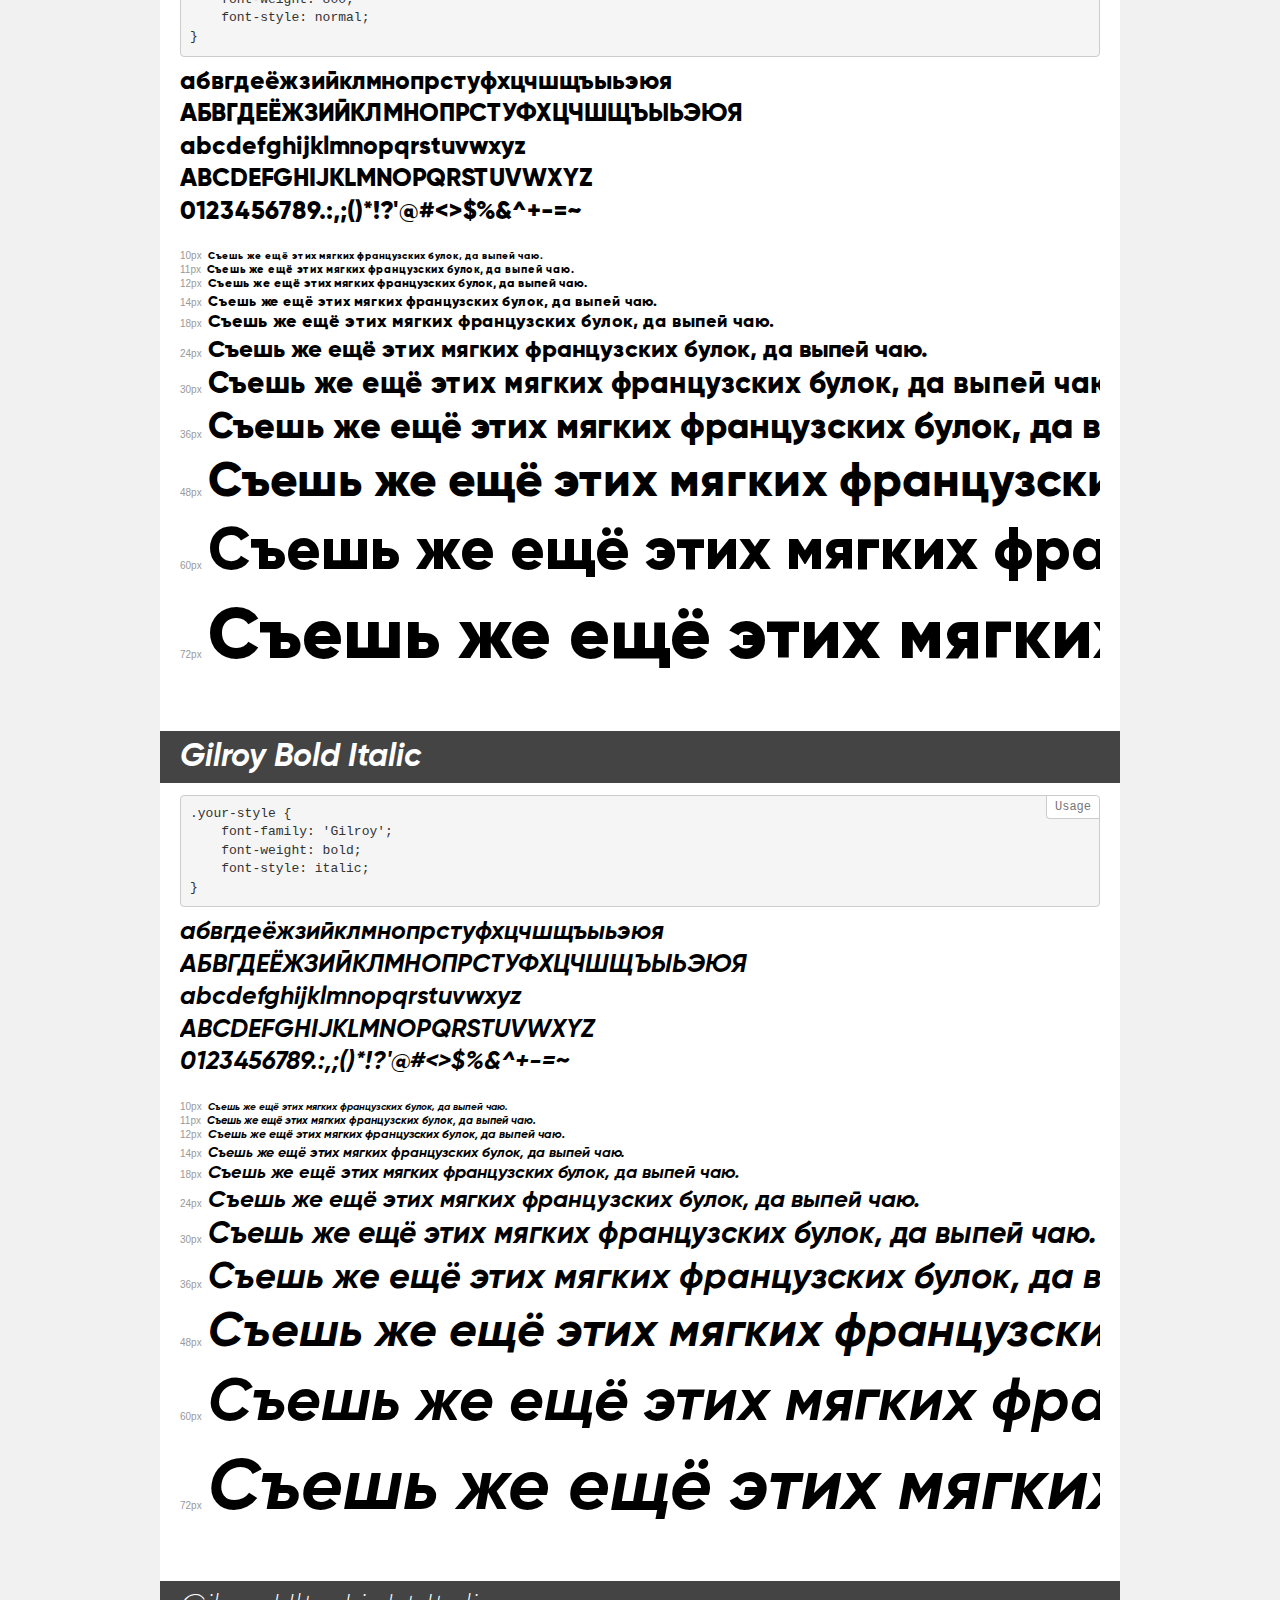
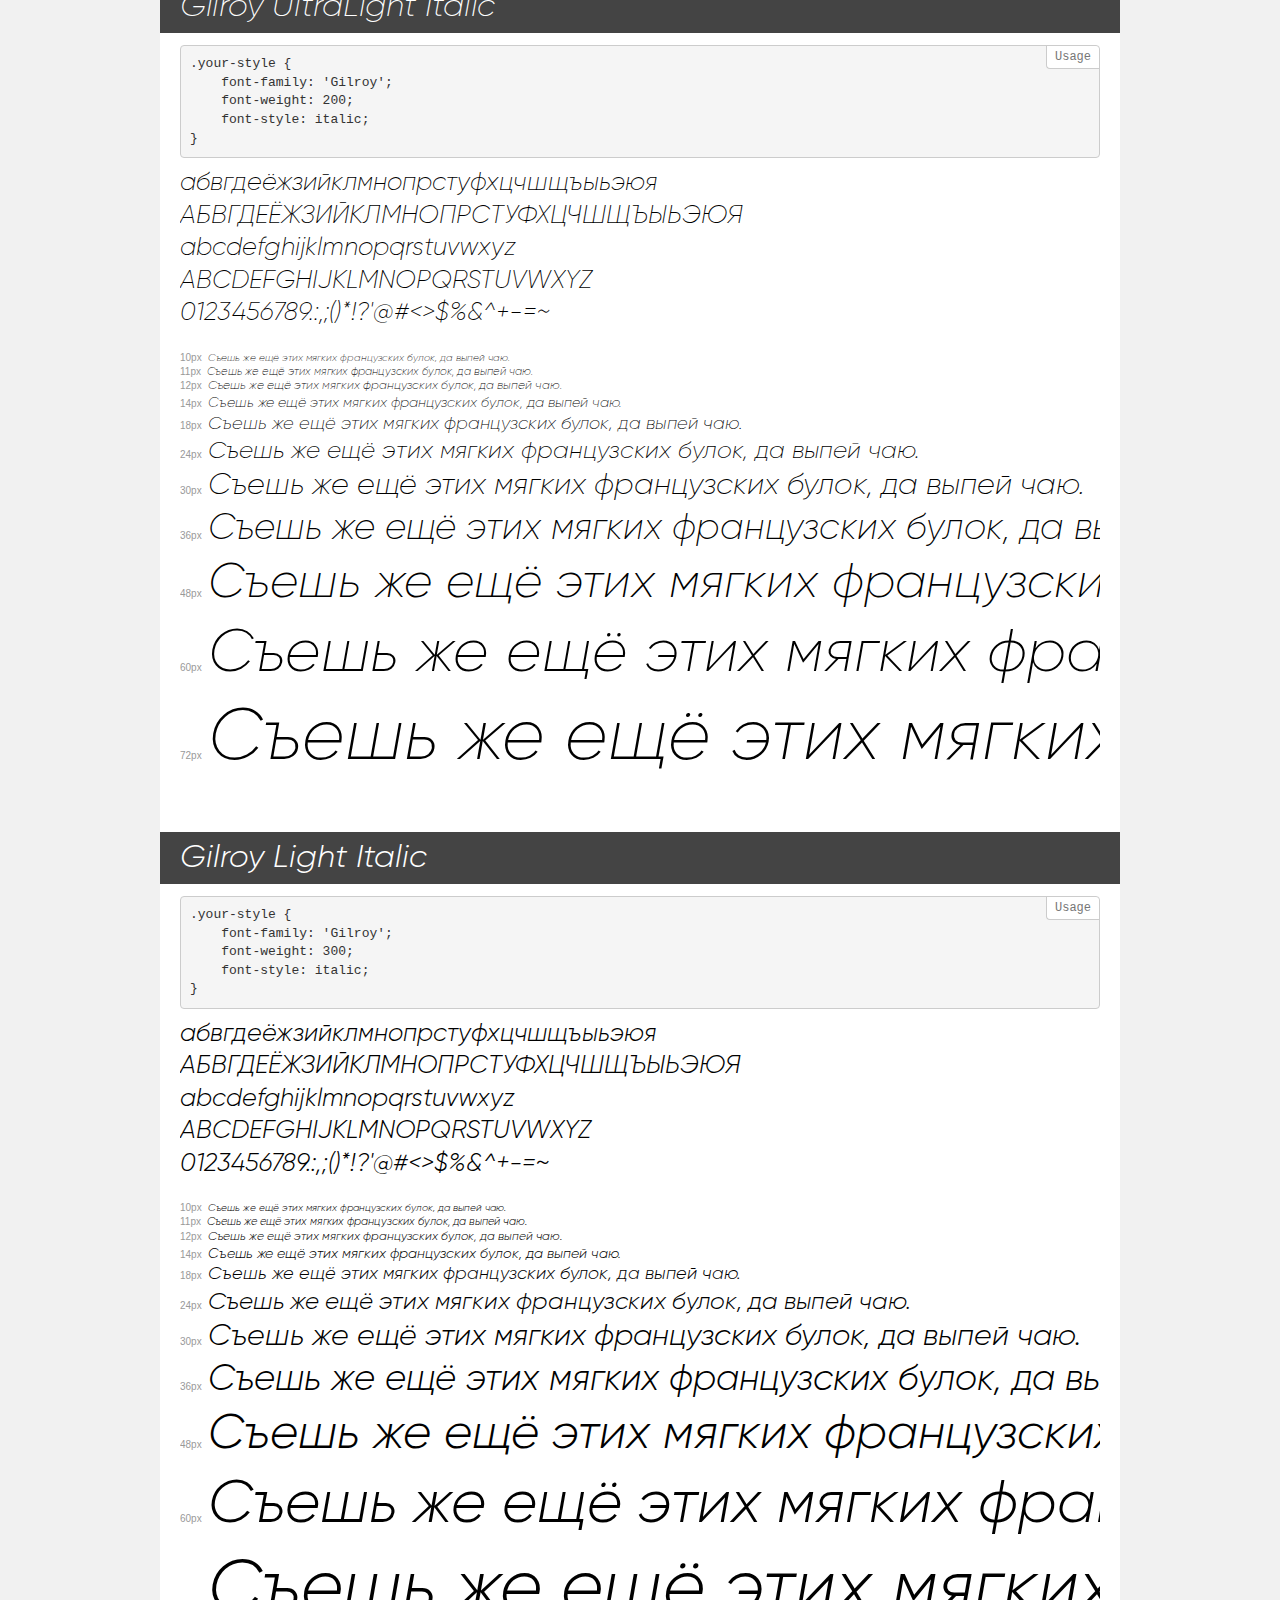
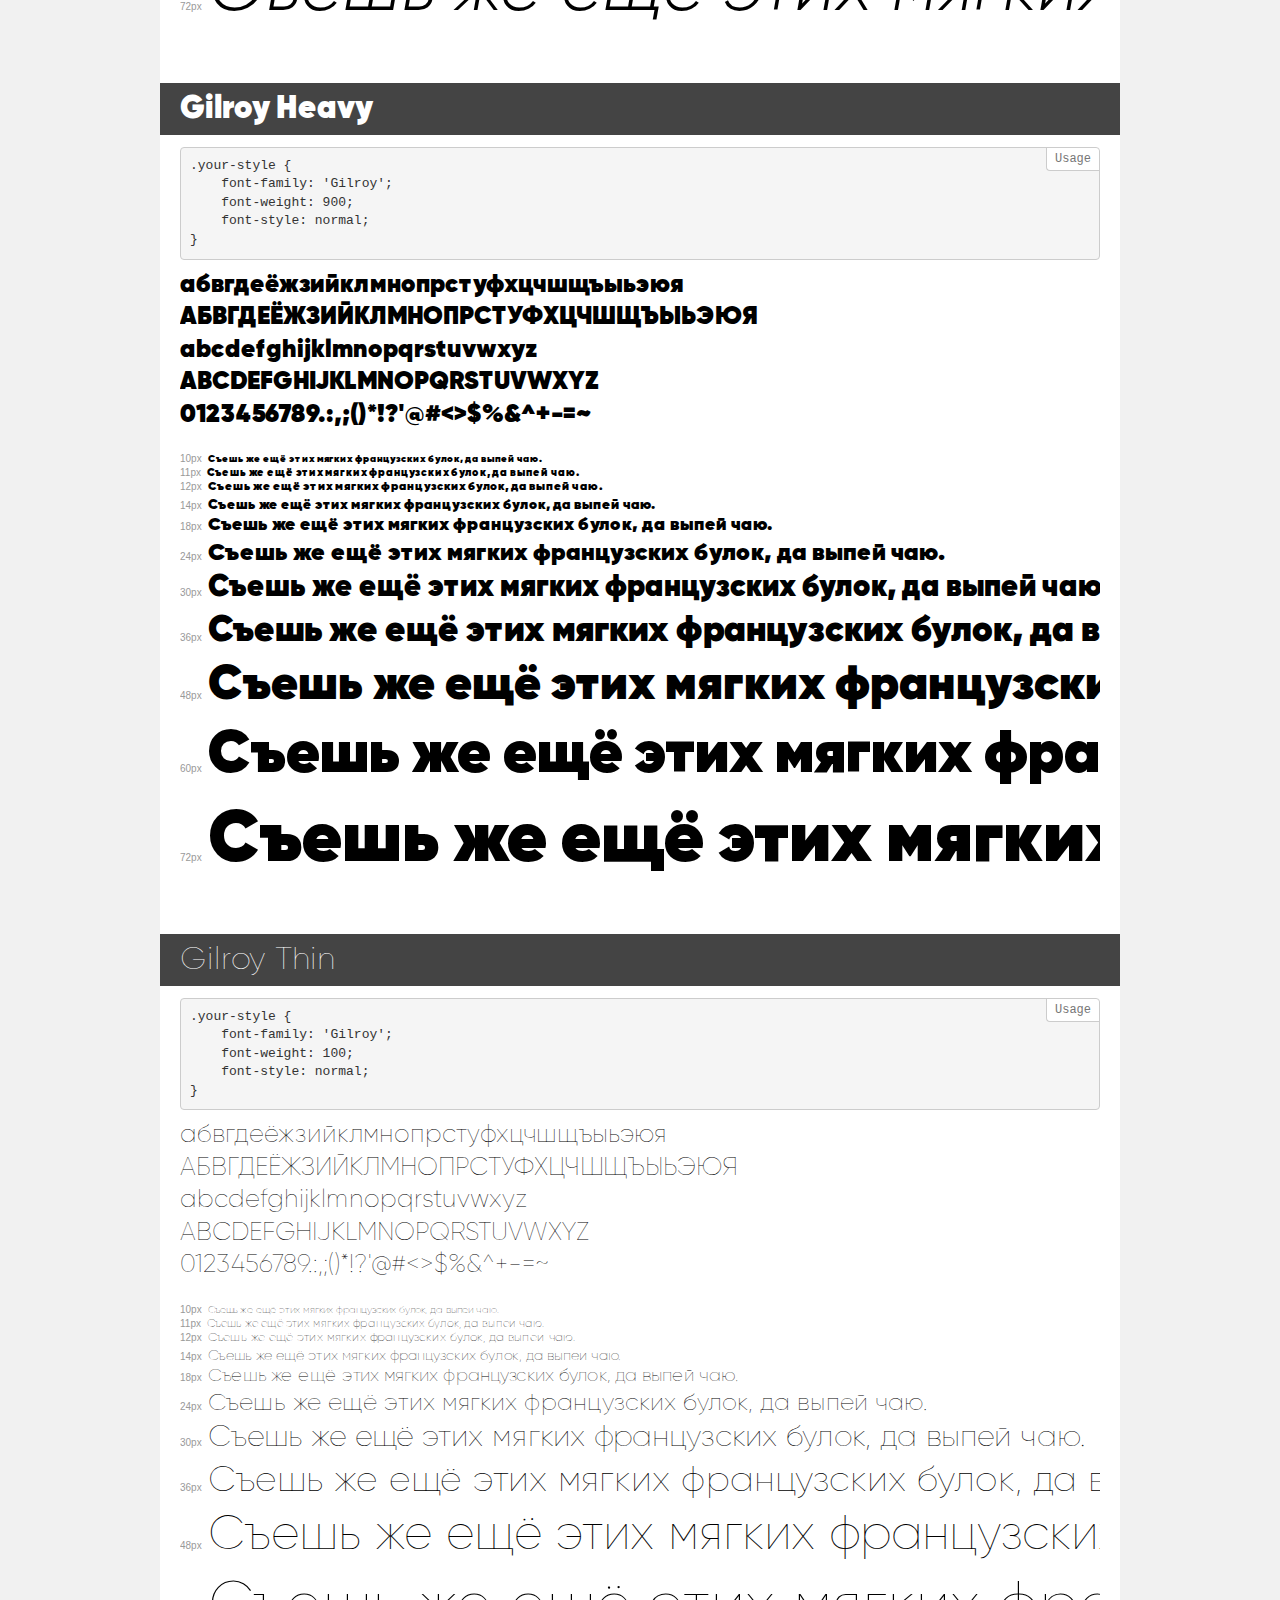
<file: designer_portfolio/font/demo.html>
<!DOCTYPE html>
<html>
<head>
    <meta charset="utf-8">
    <meta http-equiv="X-UA-Compatible" content="IE=edge">
    <meta name="viewport" content="width=device-width, initial-scale=1">
    <meta name="robots" content="noindex, noarchive">
    <meta name="format-detection" content="telephone=no">
    <title>Transfonter demo</title>
    <link href="stylesheet.css" rel="stylesheet">
    <style>
        /*
        http://meyerweb.com/eric/tools/css/reset/
        v2.0 | 20110126
        License: none (public domain)
        */
        html, body, div, span, applet, object, iframe,
        h1, h2, h3, h4, h5, h6, p, blockquote, pre,
        a, abbr, acronym, address, big, cite, code,
        del, dfn, em, img, ins, kbd, q, s, samp,
        small, strike, strong, sub, sup, tt, var,
        b, u, i, center,
        dl, dt, dd, ol, ul, li,
        fieldset, form, label, legend,
        table, caption, tbody, tfoot, thead, tr, th, td,
        article, aside, canvas, details, embed,
        figure, figcaption, footer, header, hgroup,
        menu, nav, output, ruby, section, summary,
        time, mark, audio, video {
            margin: 0;
            padding: 0;
            border: 0;
            font-size: 100%;
            font: inherit;
            vertical-align: baseline;
        }
        /* HTML5 display-role reset for older browsers */
        article, aside, details, figcaption, figure,
        footer, header, hgroup, menu, nav, section {
            display: block;
        }
        body {
            line-height: 1;
        }
        ol, ul {
            list-style: none;
        }
        blockquote, q {
            quotes: none;
        }
        blockquote:before, blockquote:after,
        q:before, q:after {
            content: '';
            content: none;
        }
        table {
            border-collapse: collapse;
            border-spacing: 0;
        }
        /* common styles */
        body {
            background: #f1f1f1;
            color: #000;
        }
        .page {
            background: #fff;
            width: 920px;
            margin: 0 auto;
            padding: 20px 20px 0 20px;
            overflow: hidden;
        }
        .font-container {
            overflow-x: auto;
            overflow-y: hidden;
            margin-bottom: 40px;
            line-height: 1.3;
            white-space: nowrap;
            padding-bottom: 5px;
        }
        h1 {
            position: relative;
            background: #444;
            font-size: 32px;
            color: #fff;
            padding: 10px 20px;
            margin: 0 -20px 12px -20px;
        }
        .letters {
            font-size: 25px;
            margin-bottom: 20px;
        }
        .s10:before {
            content: '10px';
        }
        .s11:before {
            content: '11px';
        }
        .s12:before {
            content: '12px';
        }
        .s14:before {
            content: '14px';
        }
        .s18:before {
            content: '18px';
        }
        .s24:before {
            content: '24px';
        }
        .s30:before {
            content: '30px';
        }
        .s36:before {
            content: '36px';
        }
        .s48:before {
            content: '48px';
        }
        .s60:before {
            content: '60px';
        }
        .s72:before {
            content: '72px';
        }
        .s10:before, .s11:before, .s12:before, .s14:before,
        .s18:before, .s24:before, .s30:before, .s36:before,
        .s48:before, .s60:before, .s72:before {
            font-family: Arial, sans-serif;
            font-size: 10px;
            font-weight: normal;
            font-style: normal;
            color: #999;
            padding-right: 6px;
        }
        pre {
            display: block;
            position: relative;
            padding: 9px;
            margin: 0 0 10px;
            font-family: Monaco, Menlo, Consolas, "Courier New", monospace !important;
            font-size: 13px;
            line-height: 1.428571429;
            color: #333;
            font-weight: normal !important;
            font-style: normal !important;
            background-color: #f5f5f5;
            border: 1px solid #ccc;
            overflow-x: auto;
            border-radius: 4px;
        }
        pre:after {
            display: block;
            position: absolute;
            right: 0;
            top: 0;
            content: 'Usage';
            line-height: 1;
            padding: 5px 8px;
            font-size: 12px;
            color: #767676;
            background-color: #fff;
            border: 1px solid #ccc;
            border-right: none;
            border-top: none;
            border-radius: 0 4px 0 4px;
            z-index: 10;
        }
        /* responsive */
        @media (max-width: 959px) {
            .page {
                width: auto;
                margin: 0;
            }
        }
    </style>
</head>
<body>
<div class="page">
    <div class="demo" style="font-family: 'Gilroy'; font-weight: normal; font-style: normal;">
        <h1>Gilroy Regular</h1>
        <pre>.your-style {
    font-family: 'Gilroy';
    font-weight: normal;
    font-style: normal;
}</pre>
        <div class="font-container">
            <p class="letters">
                абвгдеёжзийклмнопрстуфхцчшщъыьэюя<br>
АБВГДЕЁЖЗИЙКЛМНОПРСТУФХЦЧШЩЪЫЬЭЮЯ<br>
abcdefghijklmnopqrstuvwxyz<br>
ABCDEFGHIJKLMNOPQRSTUVWXYZ<br>
                0123456789.:,;()*!?'@#<>$%&^+-=~
            </p>
            <p class="s10" style="font-size: 10px;">Съешь же ещё этих мягких французских булок, да выпей чаю.</p>
            <p class="s11" style="font-size: 11px;">Съешь же ещё этих мягких французских булок, да выпей чаю.</p>
            <p class="s12" style="font-size: 12px;">Съешь же ещё этих мягких французских булок, да выпей чаю.</p>
            <p class="s14" style="font-size: 14px;">Съешь же ещё этих мягких французских булок, да выпей чаю.</p>
            <p class="s18" style="font-size: 18px;">Съешь же ещё этих мягких французских булок, да выпей чаю.</p>
            <p class="s24" style="font-size: 24px;">Съешь же ещё этих мягких французских булок, да выпей чаю.</p>
            <p class="s30" style="font-size: 30px;">Съешь же ещё этих мягких французских булок, да выпей чаю.</p>
            <p class="s36" style="font-size: 36px;">Съешь же ещё этих мягких французских булок, да выпей чаю.</p>
            <p class="s48" style="font-size: 48px;">Съешь же ещё этих мягких французских булок, да выпей чаю.</p>
            <p class="s60" style="font-size: 60px;">Съешь же ещё этих мягких французских булок, да выпей чаю.</p>
            <p class="s72" style="font-size: 72px;">Съешь же ещё этих мягких французских булок, да выпей чаю.</p>
        </div>
    </div>
    <div class="demo" style="font-family: 'Gilroy'; font-weight: 800; font-style: italic;">
        <h1>Gilroy Extrabold Italic</h1>
        <pre>.your-style {
    font-family: 'Gilroy';
    font-weight: 800;
    font-style: italic;
}</pre>
        <div class="font-container">
            <p class="letters">
                абвгдеёжзийклмнопрстуфхцчшщъыьэюя<br>
АБВГДЕЁЖЗИЙКЛМНОПРСТУФХЦЧШЩЪЫЬЭЮЯ<br>
abcdefghijklmnopqrstuvwxyz<br>
ABCDEFGHIJKLMNOPQRSTUVWXYZ<br>
                0123456789.:,;()*!?'@#<>$%&^+-=~
            </p>
            <p class="s10" style="font-size: 10px;">Съешь же ещё этих мягких французских булок, да выпей чаю.</p>
            <p class="s11" style="font-size: 11px;">Съешь же ещё этих мягких французских булок, да выпей чаю.</p>
            <p class="s12" style="font-size: 12px;">Съешь же ещё этих мягких французских булок, да выпей чаю.</p>
            <p class="s14" style="font-size: 14px;">Съешь же ещё этих мягких французских булок, да выпей чаю.</p>
            <p class="s18" style="font-size: 18px;">Съешь же ещё этих мягких французских булок, да выпей чаю.</p>
            <p class="s24" style="font-size: 24px;">Съешь же ещё этих мягких французских булок, да выпей чаю.</p>
            <p class="s30" style="font-size: 30px;">Съешь же ещё этих мягких французских булок, да выпей чаю.</p>
            <p class="s36" style="font-size: 36px;">Съешь же ещё этих мягких французских булок, да выпей чаю.</p>
            <p class="s48" style="font-size: 48px;">Съешь же ещё этих мягких французских булок, да выпей чаю.</p>
            <p class="s60" style="font-size: 60px;">Съешь же ещё этих мягких французских булок, да выпей чаю.</p>
            <p class="s72" style="font-size: 72px;">Съешь же ещё этих мягких французских булок, да выпей чаю.</p>
        </div>
    </div>
    <div class="demo" style="font-family: 'Gilroy'; font-weight: bold; font-style: normal;">
        <h1>Gilroy Bold</h1>
        <pre>.your-style {
    font-family: 'Gilroy';
    font-weight: bold;
    font-style: normal;
}</pre>
        <div class="font-container">
            <p class="letters">
                абвгдеёжзийклмнопрстуфхцчшщъыьэюя<br>
АБВГДЕЁЖЗИЙКЛМНОПРСТУФХЦЧШЩЪЫЬЭЮЯ<br>
abcdefghijklmnopqrstuvwxyz<br>
ABCDEFGHIJKLMNOPQRSTUVWXYZ<br>
                0123456789.:,;()*!?'@#<>$%&^+-=~
            </p>
            <p class="s10" style="font-size: 10px;">Съешь же ещё этих мягких французских булок, да выпей чаю.</p>
            <p class="s11" style="font-size: 11px;">Съешь же ещё этих мягких французских булок, да выпей чаю.</p>
            <p class="s12" style="font-size: 12px;">Съешь же ещё этих мягких французских булок, да выпей чаю.</p>
            <p class="s14" style="font-size: 14px;">Съешь же ещё этих мягких французских булок, да выпей чаю.</p>
            <p class="s18" style="font-size: 18px;">Съешь же ещё этих мягких французских булок, да выпей чаю.</p>
            <p class="s24" style="font-size: 24px;">Съешь же ещё этих мягких французских булок, да выпей чаю.</p>
            <p class="s30" style="font-size: 30px;">Съешь же ещё этих мягких французских булок, да выпей чаю.</p>
            <p class="s36" style="font-size: 36px;">Съешь же ещё этих мягких французских булок, да выпей чаю.</p>
            <p class="s48" style="font-size: 48px;">Съешь же ещё этих мягких французских булок, да выпей чаю.</p>
            <p class="s60" style="font-size: 60px;">Съешь же ещё этих мягких французских булок, да выпей чаю.</p>
            <p class="s72" style="font-size: 72px;">Съешь же ещё этих мягких французских булок, да выпей чаю.</p>
        </div>
    </div>
    <div class="demo" style="font-family: 'Gilroy'; font-weight: 900; font-style: normal;">
        <h1>Gilroy Black</h1>
        <pre>.your-style {
    font-family: 'Gilroy';
    font-weight: 900;
    font-style: normal;
}</pre>
        <div class="font-container">
            <p class="letters">
                абвгдеёжзийклмнопрстуфхцчшщъыьэюя<br>
АБВГДЕЁЖЗИЙКЛМНОПРСТУФХЦЧШЩЪЫЬЭЮЯ<br>
abcdefghijklmnopqrstuvwxyz<br>
ABCDEFGHIJKLMNOPQRSTUVWXYZ<br>
                0123456789.:,;()*!?'@#<>$%&^+-=~
            </p>
            <p class="s10" style="font-size: 10px;">Съешь же ещё этих мягких французских булок, да выпей чаю.</p>
            <p class="s11" style="font-size: 11px;">Съешь же ещё этих мягких французских булок, да выпей чаю.</p>
            <p class="s12" style="font-size: 12px;">Съешь же ещё этих мягких французских булок, да выпей чаю.</p>
            <p class="s14" style="font-size: 14px;">Съешь же ещё этих мягких французских булок, да выпей чаю.</p>
            <p class="s18" style="font-size: 18px;">Съешь же ещё этих мягких французских булок, да выпей чаю.</p>
            <p class="s24" style="font-size: 24px;">Съешь же ещё этих мягких французских булок, да выпей чаю.</p>
            <p class="s30" style="font-size: 30px;">Съешь же ещё этих мягких французских булок, да выпей чаю.</p>
            <p class="s36" style="font-size: 36px;">Съешь же ещё этих мягких французских булок, да выпей чаю.</p>
            <p class="s48" style="font-size: 48px;">Съешь же ещё этих мягких французских булок, да выпей чаю.</p>
            <p class="s60" style="font-size: 60px;">Съешь же ещё этих мягких французских булок, да выпей чаю.</p>
            <p class="s72" style="font-size: 72px;">Съешь же ещё этих мягких французских булок, да выпей чаю.</p>
        </div>
    </div>
    <div class="demo" style="font-family: 'Gilroy'; font-weight: 300; font-style: normal;">
        <h1>Gilroy Light</h1>
        <pre>.your-style {
    font-family: 'Gilroy';
    font-weight: 300;
    font-style: normal;
}</pre>
        <div class="font-container">
            <p class="letters">
                абвгдеёжзийклмнопрстуфхцчшщъыьэюя<br>
АБВГДЕЁЖЗИЙКЛМНОПРСТУФХЦЧШЩЪЫЬЭЮЯ<br>
abcdefghijklmnopqrstuvwxyz<br>
ABCDEFGHIJKLMNOPQRSTUVWXYZ<br>
                0123456789.:,;()*!?'@#<>$%&^+-=~
            </p>
            <p class="s10" style="font-size: 10px;">Съешь же ещё этих мягких французских булок, да выпей чаю.</p>
            <p class="s11" style="font-size: 11px;">Съешь же ещё этих мягких французских булок, да выпей чаю.</p>
            <p class="s12" style="font-size: 12px;">Съешь же ещё этих мягких французских булок, да выпей чаю.</p>
            <p class="s14" style="font-size: 14px;">Съешь же ещё этих мягких французских булок, да выпей чаю.</p>
            <p class="s18" style="font-size: 18px;">Съешь же ещё этих мягких французских булок, да выпей чаю.</p>
            <p class="s24" style="font-size: 24px;">Съешь же ещё этих мягких французских булок, да выпей чаю.</p>
            <p class="s30" style="font-size: 30px;">Съешь же ещё этих мягких французских булок, да выпей чаю.</p>
            <p class="s36" style="font-size: 36px;">Съешь же ещё этих мягких французских булок, да выпей чаю.</p>
            <p class="s48" style="font-size: 48px;">Съешь же ещё этих мягких французских булок, да выпей чаю.</p>
            <p class="s60" style="font-size: 60px;">Съешь же ещё этих мягких французских булок, да выпей чаю.</p>
            <p class="s72" style="font-size: 72px;">Съешь же ещё этих мягких французских булок, да выпей чаю.</p>
        </div>
    </div>
    <div class="demo" style="font-family: 'Gilroy'; font-weight: 600; font-style: normal;">
        <h1>Gilroy Semibold</h1>
        <pre>.your-style {
    font-family: 'Gilroy';
    font-weight: 600;
    font-style: normal;
}</pre>
        <div class="font-container">
            <p class="letters">
                абвгдеёжзийклмнопрстуфхцчшщъыьэюя<br>
АБВГДЕЁЖЗИЙКЛМНОПРСТУФХЦЧШЩЪЫЬЭЮЯ<br>
abcdefghijklmnopqrstuvwxyz<br>
ABCDEFGHIJKLMNOPQRSTUVWXYZ<br>
                0123456789.:,;()*!?'@#<>$%&^+-=~
            </p>
            <p class="s10" style="font-size: 10px;">Съешь же ещё этих мягких французских булок, да выпей чаю.</p>
            <p class="s11" style="font-size: 11px;">Съешь же ещё этих мягких французских булок, да выпей чаю.</p>
            <p class="s12" style="font-size: 12px;">Съешь же ещё этих мягких французских булок, да выпей чаю.</p>
            <p class="s14" style="font-size: 14px;">Съешь же ещё этих мягких французских булок, да выпей чаю.</p>
            <p class="s18" style="font-size: 18px;">Съешь же ещё этих мягких французских булок, да выпей чаю.</p>
            <p class="s24" style="font-size: 24px;">Съешь же ещё этих мягких французских булок, да выпей чаю.</p>
            <p class="s30" style="font-size: 30px;">Съешь же ещё этих мягких французских булок, да выпей чаю.</p>
            <p class="s36" style="font-size: 36px;">Съешь же ещё этих мягких французских булок, да выпей чаю.</p>
            <p class="s48" style="font-size: 48px;">Съешь же ещё этих мягких французских булок, да выпей чаю.</p>
            <p class="s60" style="font-size: 60px;">Съешь же ещё этих мягких французских булок, да выпей чаю.</p>
            <p class="s72" style="font-size: 72px;">Съешь же ещё этих мягких французских булок, да выпей чаю.</p>
        </div>
    </div>
    <div class="demo" style="font-family: 'Gilroy'; font-weight: 500; font-style: normal;">
        <h1>Gilroy Medium</h1>
        <pre>.your-style {
    font-family: 'Gilroy';
    font-weight: 500;
    font-style: normal;
}</pre>
        <div class="font-container">
            <p class="letters">
                абвгдеёжзийклмнопрстуфхцчшщъыьэюя<br>
АБВГДЕЁЖЗИЙКЛМНОПРСТУФХЦЧШЩЪЫЬЭЮЯ<br>
abcdefghijklmnopqrstuvwxyz<br>
ABCDEFGHIJKLMNOPQRSTUVWXYZ<br>
                0123456789.:,;()*!?'@#<>$%&^+-=~
            </p>
            <p class="s10" style="font-size: 10px;">Съешь же ещё этих мягких французских булок, да выпей чаю.</p>
            <p class="s11" style="font-size: 11px;">Съешь же ещё этих мягких французских булок, да выпей чаю.</p>
            <p class="s12" style="font-size: 12px;">Съешь же ещё этих мягких французских булок, да выпей чаю.</p>
            <p class="s14" style="font-size: 14px;">Съешь же ещё этих мягких французских булок, да выпей чаю.</p>
            <p class="s18" style="font-size: 18px;">Съешь же ещё этих мягких французских булок, да выпей чаю.</p>
            <p class="s24" style="font-size: 24px;">Съешь же ещё этих мягких французских булок, да выпей чаю.</p>
            <p class="s30" style="font-size: 30px;">Съешь же ещё этих мягких французских булок, да выпей чаю.</p>
            <p class="s36" style="font-size: 36px;">Съешь же ещё этих мягких французских булок, да выпей чаю.</p>
            <p class="s48" style="font-size: 48px;">Съешь же ещё этих мягких французских булок, да выпей чаю.</p>
            <p class="s60" style="font-size: 60px;">Съешь же ещё этих мягких французских булок, да выпей чаю.</p>
            <p class="s72" style="font-size: 72px;">Съешь же ещё этих мягких французских булок, да выпей чаю.</p>
        </div>
    </div>
    <div class="demo" style="font-family: 'Gilroy'; font-weight: 500; font-style: italic;">
        <h1>Gilroy Medium Italic</h1>
        <pre>.your-style {
    font-family: 'Gilroy';
    font-weight: 500;
    font-style: italic;
}</pre>
        <div class="font-container">
            <p class="letters">
                абвгдеёжзийклмнопрстуфхцчшщъыьэюя<br>
АБВГДЕЁЖЗИЙКЛМНОПРСТУФХЦЧШЩЪЫЬЭЮЯ<br>
abcdefghijklmnopqrstuvwxyz<br>
ABCDEFGHIJKLMNOPQRSTUVWXYZ<br>
                0123456789.:,;()*!?'@#<>$%&^+-=~
            </p>
            <p class="s10" style="font-size: 10px;">Съешь же ещё этих мягких французских булок, да выпей чаю.</p>
            <p class="s11" style="font-size: 11px;">Съешь же ещё этих мягких французских булок, да выпей чаю.</p>
            <p class="s12" style="font-size: 12px;">Съешь же ещё этих мягких французских булок, да выпей чаю.</p>
            <p class="s14" style="font-size: 14px;">Съешь же ещё этих мягких французских булок, да выпей чаю.</p>
            <p class="s18" style="font-size: 18px;">Съешь же ещё этих мягких французских булок, да выпей чаю.</p>
            <p class="s24" style="font-size: 24px;">Съешь же ещё этих мягких французских булок, да выпей чаю.</p>
            <p class="s30" style="font-size: 30px;">Съешь же ещё этих мягких французских булок, да выпей чаю.</p>
            <p class="s36" style="font-size: 36px;">Съешь же ещё этих мягких французских булок, да выпей чаю.</p>
            <p class="s48" style="font-size: 48px;">Съешь же ещё этих мягких французских булок, да выпей чаю.</p>
            <p class="s60" style="font-size: 60px;">Съешь же ещё этих мягких французских булок, да выпей чаю.</p>
            <p class="s72" style="font-size: 72px;">Съешь же ещё этих мягких французских булок, да выпей чаю.</p>
        </div>
    </div>
    <div class="demo" style="font-family: 'Gilroy'; font-weight: 900; font-style: italic;">
        <h1>Gilroy Black Italic</h1>
        <pre>.your-style {
    font-family: 'Gilroy';
    font-weight: 900;
    font-style: italic;
}</pre>
        <div class="font-container">
            <p class="letters">
                абвгдеёжзийклмнопрстуфхцчшщъыьэюя<br>
АБВГДЕЁЖЗИЙКЛМНОПРСТУФХЦЧШЩЪЫЬЭЮЯ<br>
abcdefghijklmnopqrstuvwxyz<br>
ABCDEFGHIJKLMNOPQRSTUVWXYZ<br>
                0123456789.:,;()*!?'@#<>$%&^+-=~
            </p>
            <p class="s10" style="font-size: 10px;">Съешь же ещё этих мягких французских булок, да выпей чаю.</p>
            <p class="s11" style="font-size: 11px;">Съешь же ещё этих мягких французских булок, да выпей чаю.</p>
            <p class="s12" style="font-size: 12px;">Съешь же ещё этих мягких французских булок, да выпей чаю.</p>
            <p class="s14" style="font-size: 14px;">Съешь же ещё этих мягких французских булок, да выпей чаю.</p>
            <p class="s18" style="font-size: 18px;">Съешь же ещё этих мягких французских булок, да выпей чаю.</p>
            <p class="s24" style="font-size: 24px;">Съешь же ещё этих мягких французских булок, да выпей чаю.</p>
            <p class="s30" style="font-size: 30px;">Съешь же ещё этих мягких французских булок, да выпей чаю.</p>
            <p class="s36" style="font-size: 36px;">Съешь же ещё этих мягких французских булок, да выпей чаю.</p>
            <p class="s48" style="font-size: 48px;">Съешь же ещё этих мягких французских булок, да выпей чаю.</p>
            <p class="s60" style="font-size: 60px;">Съешь же ещё этих мягких французских булок, да выпей чаю.</p>
            <p class="s72" style="font-size: 72px;">Съешь же ещё этих мягких французских булок, да выпей чаю.</p>
        </div>
    </div>
    <div class="demo" style="font-family: 'Gilroy'; font-weight: 200; font-style: normal;">
        <h1>Gilroy UltraLight</h1>
        <pre>.your-style {
    font-family: 'Gilroy';
    font-weight: 200;
    font-style: normal;
}</pre>
        <div class="font-container">
            <p class="letters">
                абвгдеёжзийклмнопрстуфхцчшщъыьэюя<br>
АБВГДЕЁЖЗИЙКЛМНОПРСТУФХЦЧШЩЪЫЬЭЮЯ<br>
abcdefghijklmnopqrstuvwxyz<br>
ABCDEFGHIJKLMNOPQRSTUVWXYZ<br>
                0123456789.:,;()*!?'@#<>$%&^+-=~
            </p>
            <p class="s10" style="font-size: 10px;">Съешь же ещё этих мягких французских булок, да выпей чаю.</p>
            <p class="s11" style="font-size: 11px;">Съешь же ещё этих мягких французских булок, да выпей чаю.</p>
            <p class="s12" style="font-size: 12px;">Съешь же ещё этих мягких французских булок, да выпей чаю.</p>
            <p class="s14" style="font-size: 14px;">Съешь же ещё этих мягких французских булок, да выпей чаю.</p>
            <p class="s18" style="font-size: 18px;">Съешь же ещё этих мягких французских булок, да выпей чаю.</p>
            <p class="s24" style="font-size: 24px;">Съешь же ещё этих мягких французских булок, да выпей чаю.</p>
            <p class="s30" style="font-size: 30px;">Съешь же ещё этих мягких французских булок, да выпей чаю.</p>
            <p class="s36" style="font-size: 36px;">Съешь же ещё этих мягких французских булок, да выпей чаю.</p>
            <p class="s48" style="font-size: 48px;">Съешь же ещё этих мягких французских булок, да выпей чаю.</p>
            <p class="s60" style="font-size: 60px;">Съешь же ещё этих мягких французских булок, да выпей чаю.</p>
            <p class="s72" style="font-size: 72px;">Съешь же ещё этих мягких французских булок, да выпей чаю.</p>
        </div>
    </div>
    <div class="demo" style="font-family: 'Gilroy'; font-weight: normal; font-style: italic;">
        <h1>Gilroy Regular Italic</h1>
        <pre>.your-style {
    font-family: 'Gilroy';
    font-weight: normal;
    font-style: italic;
}</pre>
        <div class="font-container">
            <p class="letters">
                абвгдеёжзийклмнопрстуфхцчшщъыьэюя<br>
АБВГДЕЁЖЗИЙКЛМНОПРСТУФХЦЧШЩЪЫЬЭЮЯ<br>
abcdefghijklmnopqrstuvwxyz<br>
ABCDEFGHIJKLMNOPQRSTUVWXYZ<br>
                0123456789.:,;()*!?'@#<>$%&^+-=~
            </p>
            <p class="s10" style="font-size: 10px;">Съешь же ещё этих мягких французских булок, да выпей чаю.</p>
            <p class="s11" style="font-size: 11px;">Съешь же ещё этих мягких французских булок, да выпей чаю.</p>
            <p class="s12" style="font-size: 12px;">Съешь же ещё этих мягких французских булок, да выпей чаю.</p>
            <p class="s14" style="font-size: 14px;">Съешь же ещё этих мягких французских булок, да выпей чаю.</p>
            <p class="s18" style="font-size: 18px;">Съешь же ещё этих мягких французских булок, да выпей чаю.</p>
            <p class="s24" style="font-size: 24px;">Съешь же ещё этих мягких французских булок, да выпей чаю.</p>
            <p class="s30" style="font-size: 30px;">Съешь же ещё этих мягких французских булок, да выпей чаю.</p>
            <p class="s36" style="font-size: 36px;">Съешь же ещё этих мягких французских булок, да выпей чаю.</p>
            <p class="s48" style="font-size: 48px;">Съешь же ещё этих мягких французских булок, да выпей чаю.</p>
            <p class="s60" style="font-size: 60px;">Съешь же ещё этих мягких французских булок, да выпей чаю.</p>
            <p class="s72" style="font-size: 72px;">Съешь же ещё этих мягких французских булок, да выпей чаю.</p>
        </div>
    </div>
    <div class="demo" style="font-family: 'Gilroy'; font-weight: 600; font-style: italic;">
        <h1>Gilroy Semibold Italic</h1>
        <pre>.your-style {
    font-family: 'Gilroy';
    font-weight: 600;
    font-style: italic;
}</pre>
        <div class="font-container">
            <p class="letters">
                абвгдеёжзийклмнопрстуфхцчшщъыьэюя<br>
АБВГДЕЁЖЗИЙКЛМНОПРСТУФХЦЧШЩЪЫЬЭЮЯ<br>
abcdefghijklmnopqrstuvwxyz<br>
ABCDEFGHIJKLMNOPQRSTUVWXYZ<br>
                0123456789.:,;()*!?'@#<>$%&^+-=~
            </p>
            <p class="s10" style="font-size: 10px;">Съешь же ещё этих мягких французских булок, да выпей чаю.</p>
            <p class="s11" style="font-size: 11px;">Съешь же ещё этих мягких французских булок, да выпей чаю.</p>
            <p class="s12" style="font-size: 12px;">Съешь же ещё этих мягких французских булок, да выпей чаю.</p>
            <p class="s14" style="font-size: 14px;">Съешь же ещё этих мягких французских булок, да выпей чаю.</p>
            <p class="s18" style="font-size: 18px;">Съешь же ещё этих мягких французских булок, да выпей чаю.</p>
            <p class="s24" style="font-size: 24px;">Съешь же ещё этих мягких французских булок, да выпей чаю.</p>
            <p class="s30" style="font-size: 30px;">Съешь же ещё этих мягких французских булок, да выпей чаю.</p>
            <p class="s36" style="font-size: 36px;">Съешь же ещё этих мягких французских булок, да выпей чаю.</p>
            <p class="s48" style="font-size: 48px;">Съешь же ещё этих мягких французских булок, да выпей чаю.</p>
            <p class="s60" style="font-size: 60px;">Съешь же ещё этих мягких французских булок, да выпей чаю.</p>
            <p class="s72" style="font-size: 72px;">Съешь же ещё этих мягких французских булок, да выпей чаю.</p>
        </div>
    </div>
    <div class="demo" style="font-family: 'Gilroy'; font-weight: 900; font-style: italic;">
        <h1>Gilroy Heavy Italic</h1>
        <pre>.your-style {
    font-family: 'Gilroy';
    font-weight: 900;
    font-style: italic;
}</pre>
        <div class="font-container">
            <p class="letters">
                абвгдеёжзийклмнопрстуфхцчшщъыьэюя<br>
АБВГДЕЁЖЗИЙКЛМНОПРСТУФХЦЧШЩЪЫЬЭЮЯ<br>
abcdefghijklmnopqrstuvwxyz<br>
ABCDEFGHIJKLMNOPQRSTUVWXYZ<br>
                0123456789.:,;()*!?'@#<>$%&^+-=~
            </p>
            <p class="s10" style="font-size: 10px;">Съешь же ещё этих мягких французских булок, да выпей чаю.</p>
            <p class="s11" style="font-size: 11px;">Съешь же ещё этих мягких французских булок, да выпей чаю.</p>
            <p class="s12" style="font-size: 12px;">Съешь же ещё этих мягких французских булок, да выпей чаю.</p>
            <p class="s14" style="font-size: 14px;">Съешь же ещё этих мягких французских булок, да выпей чаю.</p>
            <p class="s18" style="font-size: 18px;">Съешь же ещё этих мягких французских булок, да выпей чаю.</p>
            <p class="s24" style="font-size: 24px;">Съешь же ещё этих мягких французских булок, да выпей чаю.</p>
            <p class="s30" style="font-size: 30px;">Съешь же ещё этих мягких французских булок, да выпей чаю.</p>
            <p class="s36" style="font-size: 36px;">Съешь же ещё этих мягких французских булок, да выпей чаю.</p>
            <p class="s48" style="font-size: 48px;">Съешь же ещё этих мягких французских булок, да выпей чаю.</p>
            <p class="s60" style="font-size: 60px;">Съешь же ещё этих мягких французских булок, да выпей чаю.</p>
            <p class="s72" style="font-size: 72px;">Съешь же ещё этих мягких французских булок, да выпей чаю.</p>
        </div>
    </div>
    <div class="demo" style="font-family: 'Gilroy'; font-weight: 800; font-style: normal;">
        <h1>Gilroy Extrabold</h1>
        <pre>.your-style {
    font-family: 'Gilroy';
    font-weight: 800;
    font-style: normal;
}</pre>
        <div class="font-container">
            <p class="letters">
                абвгдеёжзийклмнопрстуфхцчшщъыьэюя<br>
АБВГДЕЁЖЗИЙКЛМНОПРСТУФХЦЧШЩЪЫЬЭЮЯ<br>
abcdefghijklmnopqrstuvwxyz<br>
ABCDEFGHIJKLMNOPQRSTUVWXYZ<br>
                0123456789.:,;()*!?'@#<>$%&^+-=~
            </p>
            <p class="s10" style="font-size: 10px;">Съешь же ещё этих мягких французских булок, да выпей чаю.</p>
            <p class="s11" style="font-size: 11px;">Съешь же ещё этих мягких французских булок, да выпей чаю.</p>
            <p class="s12" style="font-size: 12px;">Съешь же ещё этих мягких французских булок, да выпей чаю.</p>
            <p class="s14" style="font-size: 14px;">Съешь же ещё этих мягких французских булок, да выпей чаю.</p>
            <p class="s18" style="font-size: 18px;">Съешь же ещё этих мягких французских булок, да выпей чаю.</p>
            <p class="s24" style="font-size: 24px;">Съешь же ещё этих мягких французских булок, да выпей чаю.</p>
            <p class="s30" style="font-size: 30px;">Съешь же ещё этих мягких французских булок, да выпей чаю.</p>
            <p class="s36" style="font-size: 36px;">Съешь же ещё этих мягких французских булок, да выпей чаю.</p>
            <p class="s48" style="font-size: 48px;">Съешь же ещё этих мягких французских булок, да выпей чаю.</p>
            <p class="s60" style="font-size: 60px;">Съешь же ещё этих мягких французских булок, да выпей чаю.</p>
            <p class="s72" style="font-size: 72px;">Съешь же ещё этих мягких французских булок, да выпей чаю.</p>
        </div>
    </div>
    <div class="demo" style="font-family: 'Gilroy'; font-weight: bold; font-style: italic;">
        <h1>Gilroy Bold Italic</h1>
        <pre>.your-style {
    font-family: 'Gilroy';
    font-weight: bold;
    font-style: italic;
}</pre>
        <div class="font-container">
            <p class="letters">
                абвгдеёжзийклмнопрстуфхцчшщъыьэюя<br>
АБВГДЕЁЖЗИЙКЛМНОПРСТУФХЦЧШЩЪЫЬЭЮЯ<br>
abcdefghijklmnopqrstuvwxyz<br>
ABCDEFGHIJKLMNOPQRSTUVWXYZ<br>
                0123456789.:,;()*!?'@#<>$%&^+-=~
            </p>
            <p class="s10" style="font-size: 10px;">Съешь же ещё этих мягких французских булок, да выпей чаю.</p>
            <p class="s11" style="font-size: 11px;">Съешь же ещё этих мягких французских булок, да выпей чаю.</p>
            <p class="s12" style="font-size: 12px;">Съешь же ещё этих мягких французских булок, да выпей чаю.</p>
            <p class="s14" style="font-size: 14px;">Съешь же ещё этих мягких французских булок, да выпей чаю.</p>
            <p class="s18" style="font-size: 18px;">Съешь же ещё этих мягких французских булок, да выпей чаю.</p>
            <p class="s24" style="font-size: 24px;">Съешь же ещё этих мягких французских булок, да выпей чаю.</p>
            <p class="s30" style="font-size: 30px;">Съешь же ещё этих мягких французских булок, да выпей чаю.</p>
            <p class="s36" style="font-size: 36px;">Съешь же ещё этих мягких французских булок, да выпей чаю.</p>
            <p class="s48" style="font-size: 48px;">Съешь же ещё этих мягких французских булок, да выпей чаю.</p>
            <p class="s60" style="font-size: 60px;">Съешь же ещё этих мягких французских булок, да выпей чаю.</p>
            <p class="s72" style="font-size: 72px;">Съешь же ещё этих мягких французских булок, да выпей чаю.</p>
        </div>
    </div>
    <div class="demo" style="font-family: 'Gilroy'; font-weight: 200; font-style: italic;">
        <h1>Gilroy UltraLight Italic</h1>
        <pre>.your-style {
    font-family: 'Gilroy';
    font-weight: 200;
    font-style: italic;
}</pre>
        <div class="font-container">
            <p class="letters">
                абвгдеёжзийклмнопрстуфхцчшщъыьэюя<br>
АБВГДЕЁЖЗИЙКЛМНОПРСТУФХЦЧШЩЪЫЬЭЮЯ<br>
abcdefghijklmnopqrstuvwxyz<br>
ABCDEFGHIJKLMNOPQRSTUVWXYZ<br>
                0123456789.:,;()*!?'@#<>$%&^+-=~
            </p>
            <p class="s10" style="font-size: 10px;">Съешь же ещё этих мягких французских булок, да выпей чаю.</p>
            <p class="s11" style="font-size: 11px;">Съешь же ещё этих мягких французских булок, да выпей чаю.</p>
            <p class="s12" style="font-size: 12px;">Съешь же ещё этих мягких французских булок, да выпей чаю.</p>
            <p class="s14" style="font-size: 14px;">Съешь же ещё этих мягких французских булок, да выпей чаю.</p>
            <p class="s18" style="font-size: 18px;">Съешь же ещё этих мягких французских булок, да выпей чаю.</p>
            <p class="s24" style="font-size: 24px;">Съешь же ещё этих мягких французских булок, да выпей чаю.</p>
            <p class="s30" style="font-size: 30px;">Съешь же ещё этих мягких французских булок, да выпей чаю.</p>
            <p class="s36" style="font-size: 36px;">Съешь же ещё этих мягких французских булок, да выпей чаю.</p>
            <p class="s48" style="font-size: 48px;">Съешь же ещё этих мягких французских булок, да выпей чаю.</p>
            <p class="s60" style="font-size: 60px;">Съешь же ещё этих мягких французских булок, да выпей чаю.</p>
            <p class="s72" style="font-size: 72px;">Съешь же ещё этих мягких французских булок, да выпей чаю.</p>
        </div>
    </div>
    <div class="demo" style="font-family: 'Gilroy'; font-weight: 300; font-style: italic;">
        <h1>Gilroy Light Italic</h1>
        <pre>.your-style {
    font-family: 'Gilroy';
    font-weight: 300;
    font-style: italic;
}</pre>
        <div class="font-container">
            <p class="letters">
                абвгдеёжзийклмнопрстуфхцчшщъыьэюя<br>
АБВГДЕЁЖЗИЙКЛМНОПРСТУФХЦЧШЩЪЫЬЭЮЯ<br>
abcdefghijklmnopqrstuvwxyz<br>
ABCDEFGHIJKLMNOPQRSTUVWXYZ<br>
                0123456789.:,;()*!?'@#<>$%&^+-=~
            </p>
            <p class="s10" style="font-size: 10px;">Съешь же ещё этих мягких французских булок, да выпей чаю.</p>
            <p class="s11" style="font-size: 11px;">Съешь же ещё этих мягких французских булок, да выпей чаю.</p>
            <p class="s12" style="font-size: 12px;">Съешь же ещё этих мягких французских булок, да выпей чаю.</p>
            <p class="s14" style="font-size: 14px;">Съешь же ещё этих мягких французских булок, да выпей чаю.</p>
            <p class="s18" style="font-size: 18px;">Съешь же ещё этих мягких французских булок, да выпей чаю.</p>
            <p class="s24" style="font-size: 24px;">Съешь же ещё этих мягких французских булок, да выпей чаю.</p>
            <p class="s30" style="font-size: 30px;">Съешь же ещё этих мягких французских булок, да выпей чаю.</p>
            <p class="s36" style="font-size: 36px;">Съешь же ещё этих мягких французских булок, да выпей чаю.</p>
            <p class="s48" style="font-size: 48px;">Съешь же ещё этих мягких французских булок, да выпей чаю.</p>
            <p class="s60" style="font-size: 60px;">Съешь же ещё этих мягких французских булок, да выпей чаю.</p>
            <p class="s72" style="font-size: 72px;">Съешь же ещё этих мягких французских булок, да выпей чаю.</p>
        </div>
    </div>
    <div class="demo" style="font-family: 'Gilroy'; font-weight: 900; font-style: normal;">
        <h1>Gilroy Heavy</h1>
        <pre>.your-style {
    font-family: 'Gilroy';
    font-weight: 900;
    font-style: normal;
}</pre>
        <div class="font-container">
            <p class="letters">
                абвгдеёжзийклмнопрстуфхцчшщъыьэюя<br>
АБВГДЕЁЖЗИЙКЛМНОПРСТУФХЦЧШЩЪЫЬЭЮЯ<br>
abcdefghijklmnopqrstuvwxyz<br>
ABCDEFGHIJKLMNOPQRSTUVWXYZ<br>
                0123456789.:,;()*!?'@#<>$%&^+-=~
            </p>
            <p class="s10" style="font-size: 10px;">Съешь же ещё этих мягких французских булок, да выпей чаю.</p>
            <p class="s11" style="font-size: 11px;">Съешь же ещё этих мягких французских булок, да выпей чаю.</p>
            <p class="s12" style="font-size: 12px;">Съешь же ещё этих мягких французских булок, да выпей чаю.</p>
            <p class="s14" style="font-size: 14px;">Съешь же ещё этих мягких французских булок, да выпей чаю.</p>
            <p class="s18" style="font-size: 18px;">Съешь же ещё этих мягких французских булок, да выпей чаю.</p>
            <p class="s24" style="font-size: 24px;">Съешь же ещё этих мягких французских булок, да выпей чаю.</p>
            <p class="s30" style="font-size: 30px;">Съешь же ещё этих мягких французских булок, да выпей чаю.</p>
            <p class="s36" style="font-size: 36px;">Съешь же ещё этих мягких французских булок, да выпей чаю.</p>
            <p class="s48" style="font-size: 48px;">Съешь же ещё этих мягких французских булок, да выпей чаю.</p>
            <p class="s60" style="font-size: 60px;">Съешь же ещё этих мягких французских булок, да выпей чаю.</p>
            <p class="s72" style="font-size: 72px;">Съешь же ещё этих мягких французских булок, да выпей чаю.</p>
        </div>
    </div>
    <div class="demo" style="font-family: 'Gilroy'; font-weight: 100; font-style: normal;">
        <h1>Gilroy Thin</h1>
        <pre>.your-style {
    font-family: 'Gilroy';
    font-weight: 100;
    font-style: normal;
}</pre>
        <div class="font-container">
            <p class="letters">
                абвгдеёжзийклмнопрстуфхцчшщъыьэюя<br>
АБВГДЕЁЖЗИЙКЛМНОПРСТУФХЦЧШЩЪЫЬЭЮЯ<br>
abcdefghijklmnopqrstuvwxyz<br>
ABCDEFGHIJKLMNOPQRSTUVWXYZ<br>
                0123456789.:,;()*!?'@#<>$%&^+-=~
            </p>
            <p class="s10" style="font-size: 10px;">Съешь же ещё этих мягких французских булок, да выпей чаю.</p>
            <p class="s11" style="font-size: 11px;">Съешь же ещё этих мягких французских булок, да выпей чаю.</p>
            <p class="s12" style="font-size: 12px;">Съешь же ещё этих мягких французских булок, да выпей чаю.</p>
            <p class="s14" style="font-size: 14px;">Съешь же ещё этих мягких французских булок, да выпей чаю.</p>
            <p class="s18" style="font-size: 18px;">Съешь же ещё этих мягких французских булок, да выпей чаю.</p>
            <p class="s24" style="font-size: 24px;">Съешь же ещё этих мягких французских булок, да выпей чаю.</p>
            <p class="s30" style="font-size: 30px;">Съешь же ещё этих мягких французских булок, да выпей чаю.</p>
            <p class="s36" style="font-size: 36px;">Съешь же ещё этих мягких французских булок, да выпей чаю.</p>
            <p class="s48" style="font-size: 48px;">Съешь же ещё этих мягких французских булок, да выпей чаю.</p>
            <p class="s60" style="font-size: 60px;">Съешь же ещё этих мягких французских булок, да выпей чаю.</p>
            <p class="s72" style="font-size: 72px;">Съешь же ещё этих мягких французских булок, да выпей чаю.</p>
        </div>
    </div>
    <div class="demo" style="font-family: 'Gilroy'; font-weight: 100; font-style: italic;">
        <h1>Gilroy Thin Italic</h1>
        <pre>.your-style {
    font-family: 'Gilroy';
    font-weight: 100;
    font-style: italic;
}</pre>
        <div class="font-container">
            <p class="letters">
                абвгдеёжзийклмнопрстуфхцчшщъыьэюя<br>
АБВГДЕЁЖЗИЙКЛМНОПРСТУФХЦЧШЩЪЫЬЭЮЯ<br>
abcdefghijklmnopqrstuvwxyz<br>
ABCDEFGHIJKLMNOPQRSTUVWXYZ<br>
                0123456789.:,;()*!?'@#<>$%&^+-=~
            </p>
            <p class="s10" style="font-size: 10px;">Съешь же ещё этих мягких французских булок, да выпей чаю.</p>
            <p class="s11" style="font-size: 11px;">Съешь же ещё этих мягких французских булок, да выпей чаю.</p>
            <p class="s12" style="font-size: 12px;">Съешь же ещё этих мягких французских булок, да выпей чаю.</p>
            <p class="s14" style="font-size: 14px;">Съешь же ещё этих мягких французских булок, да выпей чаю.</p>
            <p class="s18" style="font-size: 18px;">Съешь же ещё этих мягких французских булок, да выпей чаю.</p>
            <p class="s24" style="font-size: 24px;">Съешь же ещё этих мягких французских булок, да выпей чаю.</p>
            <p class="s30" style="font-size: 30px;">Съешь же ещё этих мягких французских булок, да выпей чаю.</p>
            <p class="s36" style="font-size: 36px;">Съешь же ещё этих мягких французских булок, да выпей чаю.</p>
            <p class="s48" style="font-size: 48px;">Съешь же ещё этих мягких французских булок, да выпей чаю.</p>
            <p class="s60" style="font-size: 60px;">Съешь же ещё этих мягких французских булок, да выпей чаю.</p>
            <p class="s72" style="font-size: 72px;">Съешь же ещё этих мягких французских булок, да выпей чаю.</p>
        </div>
    </div>
</div>
</body>
</html>
</file>
<file: designer_portfolio/css/main.css>
@font-face {
  font-family: Gilroy-Medium;
  src: url(../font/Gilroy-Medium.ttf);
}

@font-face {
  font-family: Gilroy-Bold;
  src: url(../font/Gilroy-Bold.ttf);
}

* {
  font-size: 18px;
  line-height: 22px;
  font-family: Gilroy-Medium;
  color: #070707;
}

h1, h2, h3, h4, h5, h6 {
  font-family: Gilroy-Bold;
  padding: 0;
  margin: 0;
}

h2 {
  font-size: 34px;
}

ul, li {
  list-style: none;
  padding: 0;
  margin: 0;
}

#menu-mobile-toggle-btn {
  position: absolute;
  visibility: hidden;
  z-index: -1111;
}

.open-menu-btn, .close-menu-btn {
  cursor: pointer;
  display: none;
  font-weight: bold;
}

.show-menu-mobile-btn {
  position: absolute;
  top: 80px;
  right: 30px;
  width: 33px;
  z-index: 99;
}

.hide-menu-mobile-btn {
  position: absolute;
  top: 78px;
  right: 35px;
  width: 23px;
}

.menu {
  padding: 33px 0;
  border-bottom: 1px solid #828282;
  display: flex;
  justify-content: space-between;
}

.menu-item a {
  color: #828282;
  font-family: Gilroy-Bold;
}

.menu-item a.active {
  color: #070707;
}

.menu-item a:hover {
  color: #070707;
}

.mobile-language-toggle-container {
  display: none;
}

.mobile-language-toggle {
  font-size: 16px;
  font-family: Gilroy-Bold;
}

.header-title {
  justify-content: space-between;
  align-items: flex-end;
  padding-top: 40px;
}

.header-title__author-name {
  font-size: 47px;
}

.header-title__author-description {
  padding-left: 20px;
  padding-bottom: 10px;
}

.header-title__language-toggle-container {
  text-align: center;
  display: flex;
  justify-content: flex-end;
}

.header-title__language-toggle {
  font-size: 16px;
  padding-bottom: 10px;
  transform: rotate(-90deg) translateX(80%);
  padding: 0;
  margin: 0;
  font-family: Gilroy-Bold;
}

.ru-toggle {
  color: #828282;
}

.author-photo {
  padding: 0;
  margin: 30px 0 105px 0;
  width: 100%;
  height: 388px;
  background: url(../img/author-photo-big.png) no-repeat top center / cover;
}

section.about-me {
  background: #F6F6F6;
  height: 506px;
  display: flex;
  align-items: center;
}

.about-me-text__title {
  padding-bottom: 20px;
}

.about-me-text__text {
  padding-bottom: 40px;
}

.skills {
  padding-top: 91px;
  padding-bottom: 110px;
}

.skills-title__title {
  padding-bottom: 70px;
}

.skills-title__text {
  padding-bottom: 80px;
}

.skill-card {
  display: flex;
  flex-direction: column;
  align-items: center;
  text-align: center;
  margin-bottom: 82px;
}

.skill-card__img {
  padding-bottom: 23px;
}

.skill-card__name {
  color: #828282;
  padding-bottom: 67px;
}

.skill-card__rating {
  position: absolute;
  bottom: 0;
}

.skill-card__rating img {
  padding: 0 5px;
}

.skill-card__rating-not-active-star {
  opacity: 0.13;
}

.portfolio {
  background: #F6F6F6;
}

.portfolio-title {
  padding-top: 113px;
  padding-bottom: 47px;
  text-align: center;
}

.portfolio-work {
  text-align: center;
  margin-bottom: 100px;
}

.portfolio-work__photo {
  width: 100%;
}

.portfolio-work__name {
  text-decoration: underline;
  padding-top: 45px;
}

.footer {
  padding-top: 115px;
  padding-bottom: 125px;
  text-align: center;
}

.contacts-title {
  padding-bottom: 20px;
}

.contacts-title-text {
  padding-bottom: 30px;
}

.contacts-send-btn {
  display: flex;
  justify-content: center;
  align-items: center;
  height: 42px;
  width: 180px;
  border-radius: 30px;
  color: white;
  background: #080808;
  font-family: Gilroy-Bold;
  transition: 0.3s;
  margin-bottom: 80px;
}

.contacts-send-btn:hover {
  text-decoration: none;
  color: #bfbfbf;
}

.contacts-social-networks img {
  padding: 0 30px;
}

.contacts-social-networks-description {
  padding-top: 45px;
  font-size: 14px;
  line-height: 17px;
  color: #828282;
}

@media (max-width: 767px) {
  #menu-mobile-toggle-btn:checked ~ .menu-nav {
    opacity: 1;
    visibility: visible;
    z-index: 1111;
  }

  #menu-mobile-toggle-btn:checked ~ .menu {
    z-index: 1112;
  }

  .open-menu-btn, .close-menu-btn {
    display: block;
  }

  .menu-nav {
    position: fixed;
    width: 100%;
    height: 100%;
    background-color: white;
    opacity: 0;
    transition: 0.7s;
    left: 0;
    top: 0;
    z-index: -1111;
    visibility: hidden;
  }

  .menu {
    padding-top: 80px;
    padding-left: 26px;
    z-index: -1112;
    display: flex;
    flex-direction: column;
    align-items: flex-start;
    justify-content: flex-start;
    height: 100%;
    border: 0;
  }

  .menu-item {
    margin-bottom: 68px;
  }

  .menu-item a {
    font-size: 34px;
    color: #828282;
  }

  .header-title {
    padding-top: 65px;
  }

  .header-title__author-name {
    width: 50%;
    line-height: 58px;
    color: black;
    padding-left: 11px;
  }

  .header-title__author-description {
    padding-left: 15px;
    padding-top: 23px;
    margin: 0;
  }

  .author-photo {
    height: 478px;
    background: url(../img/author-photo.png) no-repeat top center / cover;
  }

  .header-title__language-toggle-container {
    display: none;
    position: absolute;
    right: 0;
    bottom: 0;
  }

  .mobile-language-toggle-container {
    display: flex;
    position: absolute;
    right: -5px;
    bottom: 80px;
    transform: rotate(90deg);
  }

  .mobile-language-toggle {
    color: #828282;
  }

  .mobile-language-toggle, .ru-toggle, .eng-toggle {
    font-family: Gilroy-Bold;
    font-size: 34px;
    line-height: 42px;
  }

  .skills-title__title {
    padding-bottom: 50px;
  }

  .skills-title__text {
    padding-bottom: 70px;
  }

  .skill-card {
    margin-top: 82px;
    margin-bottom: 65px;
  }

  .skill-card__name {
    padding-bottom: 0;
    margin-bottom: 0;
  }

  .footer {
    padding-bottom: 90px;
  }

  .contacts-title-text {
    margin-bottom: 0;
    padding-bottom: 40px;
  }

  .contacts-send-btn {
    border-radius: 50px;
    width: 90%;
  }

  .contacts-social-networks img {
    padding: 0px 20px;
  }
}
</file>
<file: golden/css/style.css>
p {
  color: #666666;
}

ul {
  list-style: none;
  margin: 0;
  padding: 0;
}

.section-title__label {
  padding-top: 110px;
  text-transform: uppercase;
  text-align: center;
  color: #333333;
  font-size: 40px;
  font-weight: bold;
}

.section-title__text {
  text-align: center;
  font-size: 16px;
}

.header {
  background: url(../img/first-bg.jpg) no-repeat center center / cover;
  text-transform: uppercase;
  color: white;
}

.logo {
  padding-bottom: 16px;
}

.navbar {
  margin-top: 40px;
  margin-bottom: 0;
}

.nav {

}

.nav-link {
  color: white;
  font-size: 14px;
}

.nav-link:hover {
  color: #cbcbcb;
}

.offer {
  text-align: center;
  margin-top: 200px;
}

.header-title__welcome {
  font-size: 40px;
  padding-bottom: 50px;
}

.header-title__main {
  font-size: 75px;
  font-weight: bold;
}

.header-btn {
  background: #FCC82A;
  margin-top: 50px;
  margin-bottom: 160px;
  height: 65px;
  width: 240px;
  font-size: 18px;
  font-weight: bold;
  color: #333333;
  text-transform: uppercase;
  border: 0;
  border-radius: 3px;
}

.services-cards {
  display: flex;
  justify-content: space-between;
  margin-top: 65px;
  padding-bottom: 110px;
  text-align: center;
}

.services-item-image {
  padding-bottom: 20px;
}

.services-cards-item__title {
  font-size: 18px;
  font-weight: bold;
  color: #333333;
}

.portfolio {
  background: #f5f5f5;
  padding-bottom: 135px;
}

.portfolio-img {
  padding-top: 70px;
  width: 100%;
}

.about-card {
  margin: 90px 0 90px 0;
}

.left-about-card-text {
  text-align: right;
  margin-right: 20px;
  padding-left: 4ex;
}

.right-about-card-text {
  text-align: left;
  margin-left: 35px;
  padding-right: 4ex;
}

.about-us-text__title {
  font-size: 18px;
  font-weight: bold;
}

.about-us-text__text {
  font-size: 14px;
}

.copyright {
  text-align: center;
  font-size: 14px;
  padding-bottom: 100px;
}

@media screen and (max-width: 1200px) and (min-width: 992px) {
  .right-about-card-text {
    margin-left: 70px;
    padding-right: 0;
  }
}

@media screen and (max-width: 992px) {
  .logo {
    left: 50%;
    position: relative;
    transform: translate(-50%);
    top: 30px;
  }

  .about-us {
    text-align: center;
  }
}

@media screen and (max-width: 768px) {
  .services-cards {
    display: block;
  }
}

@media screen and (max-width: 576px) {
  .navbar {
    flex-direction: column;
  }

  .offer {
    margin-top: 20px;
  }

  .header-title__welcome {
    font-size: 30px;
    padding-bottom: 50px;
  }
}
</file>
<file: gravity/css/main.css>
body {
  font-family: 'Fira Sans', sans-serif;
  background: #F4F4F4;
}

button {
  display: block;
  border: none;
  background: transparent;
}

a {
  text-decoration: none;
}

a:hover {
  text-decoration: none;
}

p {
  color: #818181;
  font-size: 18px;
  line-height: 28px;
}

ul, li {
  display: block;
  margin: 0;
  padding: 0;
}

h1, h2, h3, h4, h5, h6 {
  font-style: normal;
  font-weight: 700;
  color: #151515;
  margin: 0;
  padding: 0;
  letter-spacing: -0.5px;
}

h2 {
  font-size: 38px;
}

h3 {
  font-size: 22px;
}

.be-static {
  position: static;
}

.btn {
  height: 50px;
  width: 189px;
  border-radius: 0;
  text-transform: uppercase;
  color: #fff;
  background: #3726F2;
  font-size: 14px;
  letter-spacing: 0.3em;
  transition: all 0.5s ease;
}

.btn:hover {
  background: #291cb7;
  color: #fff;
}

.nav {
  margin-top: 59px;
}

.offer {
  margin-top: 127px;
}

.offer-cont {
  height: 93.5vh;
}

.offer-cont__title {
  font-weight: 700;
  font-size: 60px;
  line-height: 70px;
}

.offer-cont__text {
  margin: 30px 0 56px;
}

.hero {
  background: url("../img/img1.jpg") no-repeat right top;
  background-size: 97% 100%;
  position: absolute;
  height: 100vh;
  width: 50%;
  right: 0;
  top: 142px;
}

.video-btn {
  background: url(../img/video.jpg) no-repeat center center;
  height: 310px;
  width: 400px;
  position: absolute;
  top: 45%;
  left: -8%;
  /*box-shadow: -20px 60px 220px rgba(0, 0, 0, 0.44);*/
  display: flex;
  justify-content: center;
  align-items: center;
}

.video-btn:after {
  content: "";
  display: block;
  background: url(../img/play.svg);
  height: 65px;
  width: 65px;
}

.about {
  margin-top: 137px;
}

.about-cont__title {
  margin-bottom: 30px;
}

.about-cont__text {
  margin-right: 95px;
}

.author {
  margin-top: 61px;
  display: flex;
  justify-content: flex-start;
  align-items: center;
}

.about-author {
  margin-left: 31px;
}

.author-name {
  font-size: 22px;
  margin: 0;
}

.author-work {
  margin: 0;
}

.services {
  margin-top: 142px;
}

.services-title {

}

.services-title__label {
  margin-bottom: 40px;
  text-transform: uppercase;
  letter-spacing: 0.25em;
  color: #8F8F8F;
  opacity: 0.7;
  font-size: 14px;
  font-weight: 500;
}

.services-title__header {
  line-height: 50px;
  margin-bottom: 100px;
}

.services-list {
  list-style: none;
  color: #222222;
  opacity: 0.5;
  margin-top: 75px;
}

.services-list__left {
  margin-left: 37px;
}

.services-list__right {

}

.services-list__item {
  margin-bottom: 20px;
}

.owl-nav {
  display: flex !important;
  justify-content: start;
}

.owl-prev {
  margin-left: 0 !important;
}

.owl-next {
  margin: 20px !important;
}

.services-play {
  position: absolute;
  height: 65px;
  width: 65px;
  top: 50%;
  transform: translateY(-50%);
}

.features {
  margin-top: 181px;
}

.features.container {
  position: relative;
}

.feature-images {
  position: absolute;
  transform: translate(-135px);
  background: url(../img/img6.jpg) no-repeat left top;
  height: 570px;
  width: 50%;
}

.features-image {
  position: absolute;
  filter: drop-shadow(30px 80px 180px rgba(0, 0, 0, 0.25));
  padding: 100px 0 0 315px;
}

.features-cont {
  padding-top: 38px;
  padding-left: 65px;
}

.features-cont__title {
  margin-bottom: 13px;
}

.features-cont__text {
  margin-bottom: 62px;
}

.features-cont__main__feature__image {
  margin-right: 30px;
}

.features-cont__main__features {
  margin-bottom: 283px;
}

.features-cont__main__feature, .section-title__label {
  margin-bottom: 30px;
  font-size: 14px;
  line-height: 24px;
  text-transform: uppercase;
  letter-spacing: 4px;
  font-weight: 500;
}

.section-title__label {
  color: #8F8F8F;
}

.works-tab-container {
  display: flex;
  justify-content: flex-end;
  padding-right: 0px;
}

.work-nav {
  text-transform: uppercase;
  color: #222222;
  opacity: 0.3;
  font-size: 14px;
  font-weight: 500;
  line-height: 24px;
  letter-spacing: 4px;
  transition: all 0.5s ease;
}

.work-nav.active, .work-nav:hover {
  color: #1434E1 !important;
  background-color: transparent !important;
  opacity: 1;
}

.works-wrap {
  position: absolute;
  display: flex !important;
  justify-content: space-between !important;
  flex-wrap: wrap;
  margin-top: 108px;
}

.works-wrap.active {
  position: relative;
  z-index: 10;
}

.works-wrap__item {
  display: flex;
  align-items: center;
  justify-content: center;
}

.works-wrap__item img {
  margin-bottom: 30px;
  transition: all 0.25s ease;
}

.works-wrap__item:hover img {
  transform: translateY(-20px);
  filter: drop-shadow(-30px 80px 200px rgba(0, 0, 0, 0.25));
}

.works-wrap__item:after {
  content: "";
  visibility: hidden;
  background: url(../img/play.svg);
  height: 65px;
  width: 65px;
  position: absolute;
  transition-delay: 0.2s;
}

.works-wrap__item:hover:after {
  visibility: visible;
  transform: translateY(-20px);
}

.work-end-btn {
  text-align: end;
  padding-right: 0;
}

.work-end-btn .btn {
  width: 222px;
}

.testimonials {
  padding-top: 248px;
  padding-bottom: 176px;
}

.testimonials-title__label {
  margin-bottom: 73px;
}

.contributor {
  margin-top: 121px;
}

.contributor-name {
  font-weight: 500;
  line-height: 32px;
  color: #222222;
  letter-spacing: 0.02em;
  margin-bottom: 13px;
}

.contributor-desc {

}

.contributor-image-container {
  padding: 0 0 0 30px;
}

.contributor-image {
  display: block;
}

.testimonials-carousel .owl-nav {
  position: absolute;
  bottom: 0;
}

.testimonials-carousel .owl-nav .owl-prev {
  margin: 40px 25px 0 0 !important;
}

.testimonials-carousel .owl-nav .owl-next {
  margin: 40px 20px 0 0 !important;
}

.clients {
  background: #FAFAFA;
}

.clients-title {
  padding-top: 102px;
}

.clients-text-title {
  color: #222222;
  padding-top: 110px;
  margin-bottom: 17px;
}

.brands-clients {
  display: flex;
  justify-content: space-between;
  margin-top: 82px;
  padding-bottom: 146px;
}

.footer {
  background: #515151;
  height: 240px;
  display: flex;
  align-items: center;
  justify-content: center;
}

.footer-logo {
  text-align: center;
}



@media screen and (min-width: 1200px) {
  .services-carousel .item, .services-carousel .owl-stage .owl-item {
    width: 825px !important;
  }
}

@media screen and (max-width: 1200px) {
  .works-wrap {
    margin-top: 50px;
    justify-content: space-around !important;
  }

  .works-tab-container {
    display: flex;
    justify-content: center;
  }

  .works-tab-container .nav-pills {
    justify-content: space-around;
    width: 100%;
  }
}

@media screen and (max-width: 992px) {
  .feature-images {
    position: relative;
    width: 80vw;
    height: 73vw;
    transform: none;
    background-size: contain;
  }

  .features-image {
    right: -5%;
    top: 15%;
    width: 50vw;
    padding: 0;
  }

  .features-cont {
    padding-left: 0;
  }
}

@media screen and (max-width: 768px) {
  .offer-cont {
    text-align: center;
    height: auto;
  }

  .hero {
    background: url(../img/img1.jpg) no-repeat center center;
    position: relative;
    height: 85vh;
    width: 80vw;
    top: 40px;
  }

  .about-image {
    position: relative;
    left: 50%;
    padding-bottom: 20px;
    transform: translate(-50%);
  }

  .about-cont__text {
    margin-right: 0;
  }

  .services-list__left {
    margin-left: 0;
  }

  .services-list {
    margin-top: 0px;
  }

  .testimonials-title__label {
    margin-bottom: 50px;
  }

  .contributor {
    margin-top: 80px;
  }

  .contributor-image-container {
    padding: 0;
  }

  .testimonials-carousel .owl-nav {
    left: 50%;
    transform: translate(-50%, 100%);
  }
}

@media screen and (max-width: 576px) {
  .menu-btn {
    transform: translate(-25%);
  }
  
  .hero {
    height: 50vh;
  }

  .video-btn {
    transform: scale(0.8) translate(-45%);
    left: 46%;
  }

  .about-image {
    padding-top: 50px;
  }

  .work-end-btn {
    text-align: end;
    padding-right: 20px;
  }

  .brands-clients {
    flex-direction: column;
    text-align: center;
    margin-top: 30px;
    padding-bottom: 60px;
  }

  .client-brand {
    margin-bottom: 30px;
  }

}
</file>
<file: form-layout/form.css>
* {
  padding: 0;
  margin: 0;
}

body {
  background: url(form-bg.png);
}

.cost-calculation {
  display: flex;
  flex-direction: column;
  align-items: center;
  justify-content: center;
  background: rgba(0, 0, 0, 0.7);
  padding: 20px 50px;
  width: fit-content;
  border: 1px solid #d4d4d4;
  border-radius: 5px;
}

.cost-calculation h3 {
  text-transform: uppercase;
  text-align: center;
  color: white;
  font-weight: 700;
  font-family: inherit;
  padding-bottom: 20px;
}

.cost-calculation input {
  background: rgba(225, 225, 225, 0.7);
  border: 0;
  height: 30px;
  border-radius: 2px;
  margin-bottom: 15px;
  font-size: 12px;
  width: 100%;
}

.cost-calculation input::placeholder {
  padding-left: 15px;
  color: rgb(93, 93, 93);
}

.input-parameters {
  width: 100%;
}

.input-parameters-row {
  display: flex;
  justify-content: space-between;
  width: 100%;
}

.input-parameters-row input {
  width: 47%;
}

.cost-calculation .product-name {
  width: 100%;
}

.price-res {
  color: #dfdfdf;
  display: flex;
  align-items: center;
  width: 100%;
}

.price-res input {
  margin: 0;
  padding-left: 15px;
}

.price-container {
  width: 55%;
  display: flex;
  padding-right: 10px;
}

.product-price-label {
  text-align: right;
  font-size: 14px;
  padding-right: 20px;
}

.nds-container {
  width: 45%;
  display: flex;
}

#nds-check {
  width: 30%;
}

.nds-check-label {
  font-size: 14px;
  text-align: center;
  width: 30%;
  display: flex;
  align-items: center;
  justify-content: center;
}

.product-submit-btn {
  padding-left: 0 !important;
  color: whitesmoke;
  background: #bf0000 !important;
  width: 77% !important;
}

@media (max-width: 576px) {
  .cost-calculation {
    padding: 20px 10px;
  }

  .price-res {
    flex-direction: column;
  }

  .nds-container, .price-container {
    width: 100%;
    padding-right: 0;
    padding-bottom: 15px;
  }

  .input-parameters-row {
    flex-direction: column;
  }

  .input-parameters-row input {
    width: 100%;
  }
}
</file>
<file: designer_portfolio/font/stylesheet.css>
@font-face {
    font-family: 'Gilroy';
    src: url('Gilroy-Regular.eot');
    src: local('Gilroy Regular'), local('Gilroy-Regular'),
        url('Gilroy-Regular.eot?#iefix') format('embedded-opentype'),
        url('Gilroy-Regular.woff2') format('woff2'),
        url('Gilroy-Regular.woff') format('woff'),
        url('Gilroy-Regular.ttf') format('truetype');
    font-weight: normal;
    font-style: normal;
}

@font-face {
    font-family: 'Gilroy';
    src: url('Gilroy-ExtraboldItalic.eot');
    src: local('Gilroy Extrabold Italic'), local('Gilroy-ExtraboldItalic'),
        url('Gilroy-ExtraboldItalic.eot?#iefix') format('embedded-opentype'),
        url('Gilroy-ExtraboldItalic.woff2') format('woff2'),
        url('Gilroy-ExtraboldItalic.woff') format('woff'),
        url('Gilroy-ExtraboldItalic.ttf') format('truetype');
    font-weight: 800;
    font-style: italic;
}

@font-face {
    font-family: 'Gilroy';
    src: url('Gilroy-Bold.eot');
    src: local('Gilroy Bold'), local('Gilroy-Bold'),
        url('Gilroy-Bold.eot?#iefix') format('embedded-opentype'),
        url('Gilroy-Bold.woff2') format('woff2'),
        url('Gilroy-Bold.woff') format('woff'),
        url('Gilroy-Bold.ttf') format('truetype');
    font-weight: bold;
    font-style: normal;
}

@font-face {
    font-family: 'Gilroy';
    src: url('Gilroy-Black.eot');
    src: local('Gilroy Black'), local('Gilroy-Black'),
        url('Gilroy-Black.eot?#iefix') format('embedded-opentype'),
        url('Gilroy-Black.woff2') format('woff2'),
        url('Gilroy-Black.woff') format('woff'),
        url('Gilroy-Black.ttf') format('truetype');
    font-weight: 900;
    font-style: normal;
}

@font-face {
    font-family: 'Gilroy';
    src: url('Gilroy-Light.eot');
    src: local('Gilroy Light'), local('Gilroy-Light'),
        url('Gilroy-Light.eot?#iefix') format('embedded-opentype'),
        url('Gilroy-Light.woff2') format('woff2'),
        url('Gilroy-Light.woff') format('woff'),
        url('Gilroy-Light.ttf') format('truetype');
    font-weight: 300;
    font-style: normal;
}

@font-face {
    font-family: 'Gilroy';
    src: url('Gilroy-Semibold.eot');
    src: local('Gilroy Semibold'), local('Gilroy-Semibold'),
        url('Gilroy-Semibold.eot?#iefix') format('embedded-opentype'),
        url('Gilroy-Semibold.woff2') format('woff2'),
        url('Gilroy-Semibold.woff') format('woff'),
        url('Gilroy-Semibold.ttf') format('truetype');
    font-weight: 600;
    font-style: normal;
}

@font-face {
    font-family: 'Gilroy';
    src: url('Gilroy-Medium.eot');
    src: local('Gilroy Medium'), local('Gilroy-Medium'),
        url('Gilroy-Medium.eot?#iefix') format('embedded-opentype'),
        url('Gilroy-Medium.woff2') format('woff2'),
        url('Gilroy-Medium.woff') format('woff'),
        url('Gilroy-Medium.ttf') format('truetype');
    font-weight: 500;
    font-style: normal;
}

@font-face {
    font-family: 'Gilroy';
    src: url('Gilroy-MediumItalic.eot');
    src: local('Gilroy Medium Italic'), local('Gilroy-MediumItalic'),
        url('Gilroy-MediumItalic.eot?#iefix') format('embedded-opentype'),
        url('Gilroy-MediumItalic.woff2') format('woff2'),
        url('Gilroy-MediumItalic.woff') format('woff'),
        url('Gilroy-MediumItalic.ttf') format('truetype');
    font-weight: 500;
    font-style: italic;
}

@font-face {
    font-family: 'Gilroy';
    src: url('Gilroy-BlackItalic.eot');
    src: local('Gilroy Black Italic'), local('Gilroy-BlackItalic'),
        url('Gilroy-BlackItalic.eot?#iefix') format('embedded-opentype'),
        url('Gilroy-BlackItalic.woff2') format('woff2'),
        url('Gilroy-BlackItalic.woff') format('woff'),
        url('Gilroy-BlackItalic.ttf') format('truetype');
    font-weight: 900;
    font-style: italic;
}

@font-face {
    font-family: 'Gilroy';
    src: url('Gilroy-UltraLight.eot');
    src: local('Gilroy UltraLight'), local('Gilroy-UltraLight'),
        url('Gilroy-UltraLight.eot?#iefix') format('embedded-opentype'),
        url('Gilroy-UltraLight.woff2') format('woff2'),
        url('Gilroy-UltraLight.woff') format('woff'),
        url('Gilroy-UltraLight.ttf') format('truetype');
    font-weight: 200;
    font-style: normal;
}

@font-face {
    font-family: 'Gilroy';
    src: url('Gilroy-RegularItalic.eot');
    src: local('Gilroy Regular Italic'), local('Gilroy-RegularItalic'),
        url('Gilroy-RegularItalic.eot?#iefix') format('embedded-opentype'),
        url('Gilroy-RegularItalic.woff2') format('woff2'),
        url('Gilroy-RegularItalic.woff') format('woff'),
        url('Gilroy-RegularItalic.ttf') format('truetype');
    font-weight: normal;
    font-style: italic;
}

@font-face {
    font-family: 'Gilroy';
    src: url('Gilroy-SemiboldItalic.eot');
    src: local('Gilroy Semibold Italic'), local('Gilroy-SemiboldItalic'),
        url('Gilroy-SemiboldItalic.eot?#iefix') format('embedded-opentype'),
        url('Gilroy-SemiboldItalic.woff2') format('woff2'),
        url('Gilroy-SemiboldItalic.woff') format('woff'),
        url('Gilroy-SemiboldItalic.ttf') format('truetype');
    font-weight: 600;
    font-style: italic;
}

@font-face {
    font-family: 'Gilroy';
    src: url('Gilroy-HeavyItalic.eot');
    src: local('Gilroy Heavy Italic'), local('Gilroy-HeavyItalic'),
        url('Gilroy-HeavyItalic.eot?#iefix') format('embedded-opentype'),
        url('Gilroy-HeavyItalic.woff2') format('woff2'),
        url('Gilroy-HeavyItalic.woff') format('woff'),
        url('Gilroy-HeavyItalic.ttf') format('truetype');
    font-weight: 900;
    font-style: italic;
}

@font-face {
    font-family: 'Gilroy';
    src: url('Gilroy-Extrabold.eot');
    src: local('Gilroy Extrabold'), local('Gilroy-Extrabold'),
        url('Gilroy-Extrabold.eot?#iefix') format('embedded-opentype'),
        url('Gilroy-Extrabold.woff2') format('woff2'),
        url('Gilroy-Extrabold.woff') format('woff'),
        url('Gilroy-Extrabold.ttf') format('truetype');
    font-weight: 800;
    font-style: normal;
}

@font-face {
    font-family: 'Gilroy';
    src: url('Gilroy-BoldItalic.eot');
    src: local('Gilroy Bold Italic'), local('Gilroy-BoldItalic'),
        url('Gilroy-BoldItalic.eot?#iefix') format('embedded-opentype'),
        url('Gilroy-BoldItalic.woff2') format('woff2'),
        url('Gilroy-BoldItalic.woff') format('woff'),
        url('Gilroy-BoldItalic.ttf') format('truetype');
    font-weight: bold;
    font-style: italic;
}

@font-face {
    font-family: 'Gilroy';
    src: url('Gilroy-UltraLightItalic.eot');
    src: local('Gilroy UltraLight Italic'), local('Gilroy-UltraLightItalic'),
        url('Gilroy-UltraLightItalic.eot?#iefix') format('embedded-opentype'),
        url('Gilroy-UltraLightItalic.woff2') format('woff2'),
        url('Gilroy-UltraLightItalic.woff') format('woff'),
        url('Gilroy-UltraLightItalic.ttf') format('truetype');
    font-weight: 200;
    font-style: italic;
}

@font-face {
    font-family: 'Gilroy';
    src: url('Gilroy-LightItalic.eot');
    src: local('Gilroy Light Italic'), local('Gilroy-LightItalic'),
        url('Gilroy-LightItalic.eot?#iefix') format('embedded-opentype'),
        url('Gilroy-LightItalic.woff2') format('woff2'),
        url('Gilroy-LightItalic.woff') format('woff'),
        url('Gilroy-LightItalic.ttf') format('truetype');
    font-weight: 300;
    font-style: italic;
}

@font-face {
    font-family: 'Gilroy';
    src: url('Gilroy-Heavy.eot');
    src: local('Gilroy Heavy'), local('Gilroy-Heavy'),
        url('Gilroy-Heavy.eot?#iefix') format('embedded-opentype'),
        url('Gilroy-Heavy.woff2') format('woff2'),
        url('Gilroy-Heavy.woff') format('woff'),
        url('Gilroy-Heavy.ttf') format('truetype');
    font-weight: 900;
    font-style: normal;
}

@font-face {
    font-family: 'Gilroy';
    src: url('Gilroy-Thin.eot');
    src: local('Gilroy Thin'), local('Gilroy-Thin'),
        url('Gilroy-Thin.eot?#iefix') format('embedded-opentype'),
        url('Gilroy-Thin.woff2') format('woff2'),
        url('Gilroy-Thin.woff') format('woff'),
        url('Gilroy-Thin.ttf') format('truetype');
    font-weight: 100;
    font-style: normal;
}

@font-face {
    font-family: 'Gilroy';
    src: url('Gilroy-ThinItalic.eot');
    src: local('Gilroy Thin Italic'), local('Gilroy-ThinItalic'),
        url('Gilroy-ThinItalic.eot?#iefix') format('embedded-opentype'),
        url('Gilroy-ThinItalic.woff2') format('woff2'),
        url('Gilroy-ThinItalic.woff') format('woff'),
        url('Gilroy-ThinItalic.ttf') format('truetype');
    font-weight: 100;
    font-style: italic;
}
</file>
<file: landing_for_it_class/css/main.min.css>
@import url(https://fonts.googleapis.com/css2?family=Inter:wght@100;200;300;400;500;600;700;800;900&display=swap);@keyframes arrow-jump-animation{81%,87%,93%,to{transform:translate(0)}84%,90%,96%{transform:translateY(-13px)}}*{margin:0;padding:0;font-family:"Inter",sans-serif}body,main,progress{position:relative}a{display:block}a,a:hover{color:inherit;text-decoration:none}.link-to-join{width:fit-content;height:fit-content;background:#ea7e1b;padding:9px 23px;border-radius:4px;font-size:18px;transition:.2s}.link-to-join:hover{background:#ff891e}h1{font-size:72px}h2{font-size:55px;padding-bottom:30px;max-width:80vw}h3{font-size:35px}.color-1{color:#17a2b8}.header{position:absolute;top:0;left:0;width:100%;color:#fff;background:0 0;z-index:9999;padding-top:15px;padding-bottom:15px}.header .row .col-4{display:flex;align-items:center}.header__logo{padding-left:30px}.header__logo svg{width:100px}.header__creator-name__container{text-align:end}.header__creator-name__container .header__creator-name{font-size:12px}.main-section{position:relative;overflow:hidden;color:#fff;background:#1a1b22;height:100vh;display:flex;justify-content:center;align-items:center}.main-section .main-section__arrow{position:absolute;height:25vh;bottom:30px;z-index:10;animation:arrow-jump-animation 10s ease-in-out infinite}.main-section .main-section__arrow path{transition:.2s}.main-section .main-section__arrow:hover path{fill:#17a2b8}.main-section h1{position:absolute;z-index:10;text-align:center}.main-section .main-section__bg-block{z-index:1;min-width:50px;height:100px;background:#1a1b22;border-radius:2px;box-shadow:0 0 10px 0 rgba(23,162,184,.07)}progress{margin-left:10px;top:3px}#about{padding:80px 0;z-index:2}.about__mini-label{padding-left:15px;font-size:14px;font-weight:300}.about__text{height:100%;display:flex;flex-direction:column;justify-content:center}.about__text__paragraph{text-indent:20px;font-size:18px}.about__image-container img{width:100%}.timetable{padding:80px 0 0;background:#1a1b22;color:#fff}.timetable__container{padding:20px 0;display:flex;justify-content:space-around}.timetable__link,footer a{transition:.2s}.timetable__dates__events-list__element__open-more:hover,.timetable__link:hover,footer p{color:#17a2b8}.timetable__dates,footer{display:flex;align-items:center}.timetable__dates__name-of-date{text-align:center}.timetable__dates__events-list{border-left:1px solid #17a2b8;padding-left:30px;margin-bottom:40px;font-size:18px}.timetable__dates__events-list__element{display:flex;justify-content:start;flex-wrap:wrap;padding:20px 0}.timetable__dates__events-list__element__time{min-width:12ex}.timetable__dates__events-list__element__name{padding-left:30px}.timetable__dates__events-list__element__open-more{margin-left:auto;cursor:pointer;transition:.2s}.timetable__dates__events-list__element__open-more span{color:gold}.timetable__dates__events-list__element__more-text{padding-top:20px;width:100%;display:none}footer{color:#fff;flex-direction:column;background:#1a1b22;font-size:28px}footer p{font-size:12px}footer a{color:#fff}@media screen and (max-width:576px){.main-section h1{font-size:12vw;transform:translateY(-40px)}.main-section .main-section__arrow{bottom:70px}}@media screen and (max-width:767px){h2{font-size:50px}.header__logo{padding-left:0}.timetable__container{padding:0;flex-wrap:wrap}.timetable__container .timetable__link{width:45vw;text-align:center;padding-top:15px}.timetable__dates__events-list{border-top:1px solid #17a2b8;border-left:0;margin-top:15px;padding-top:15px;padding-left:0}.timetable__dates__events-list__element__open-more{padding-top:5px;width:100%;text-align:right}}
</file>
